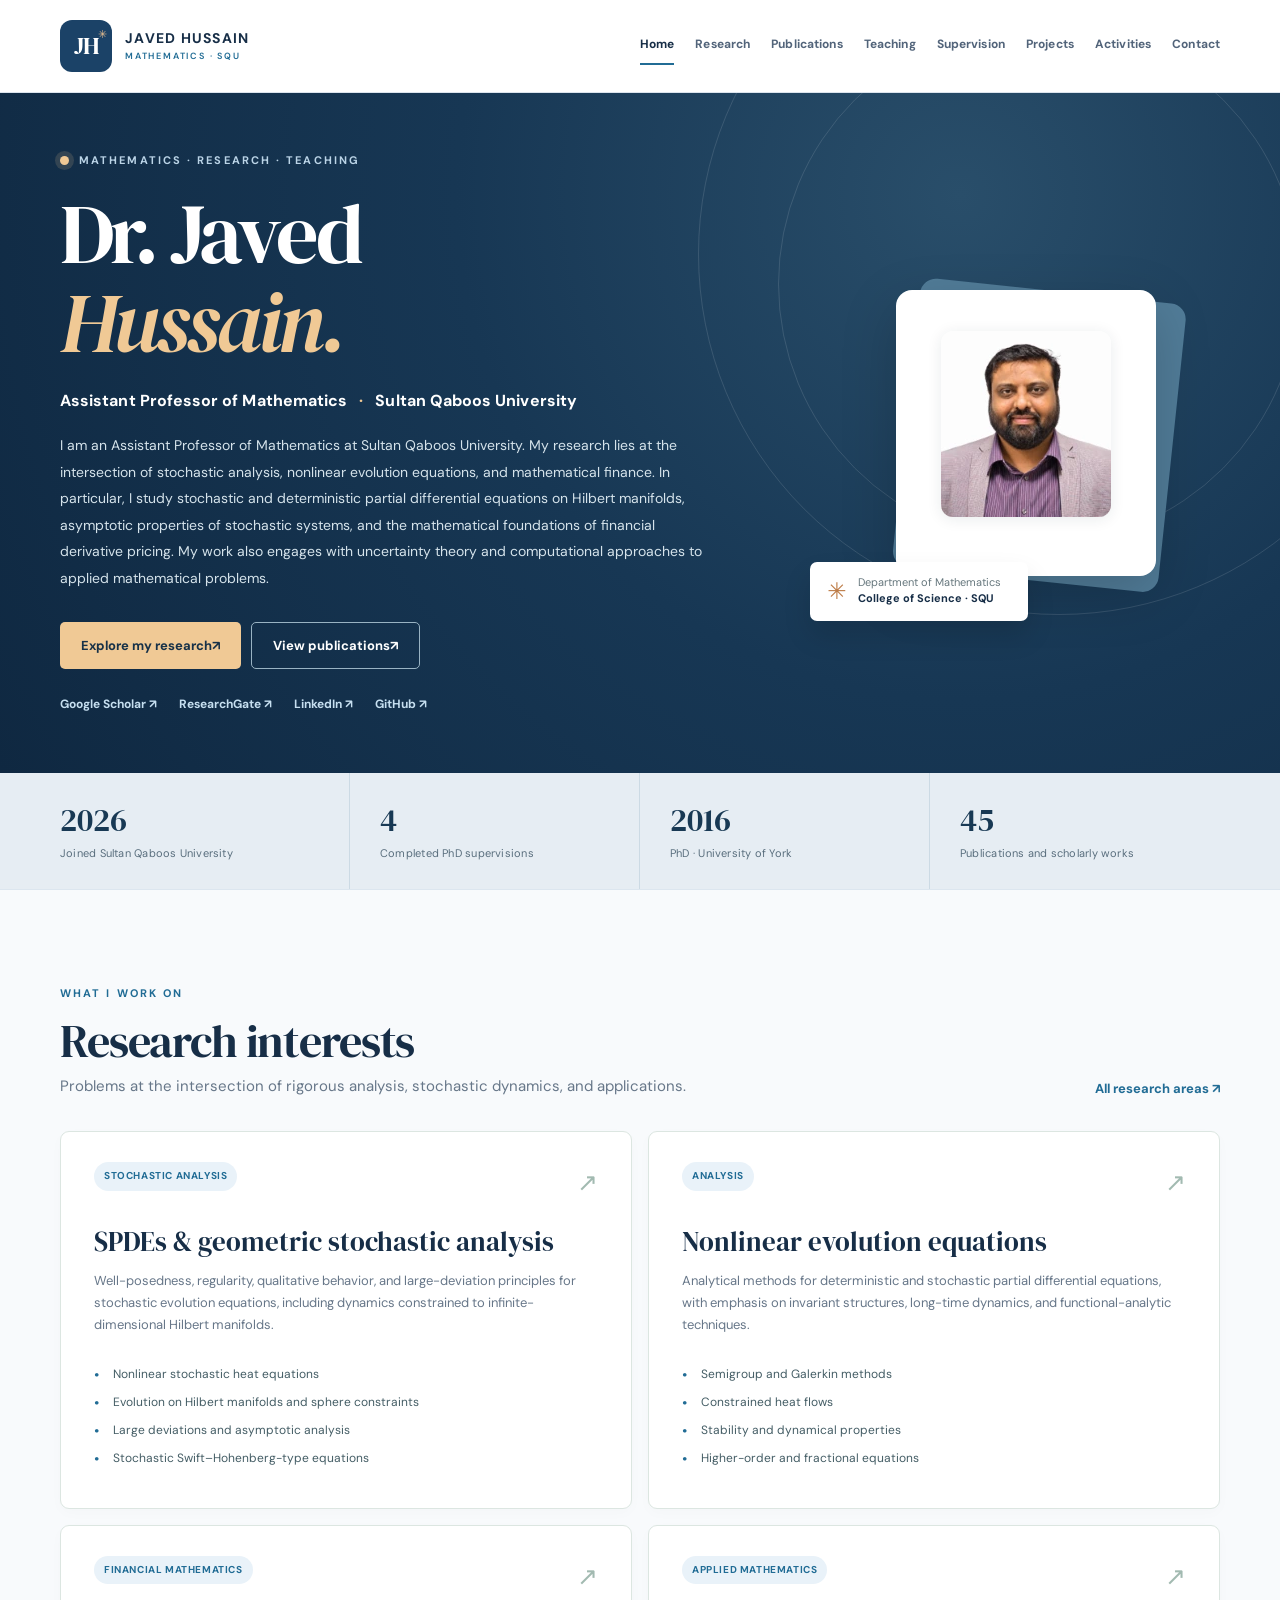
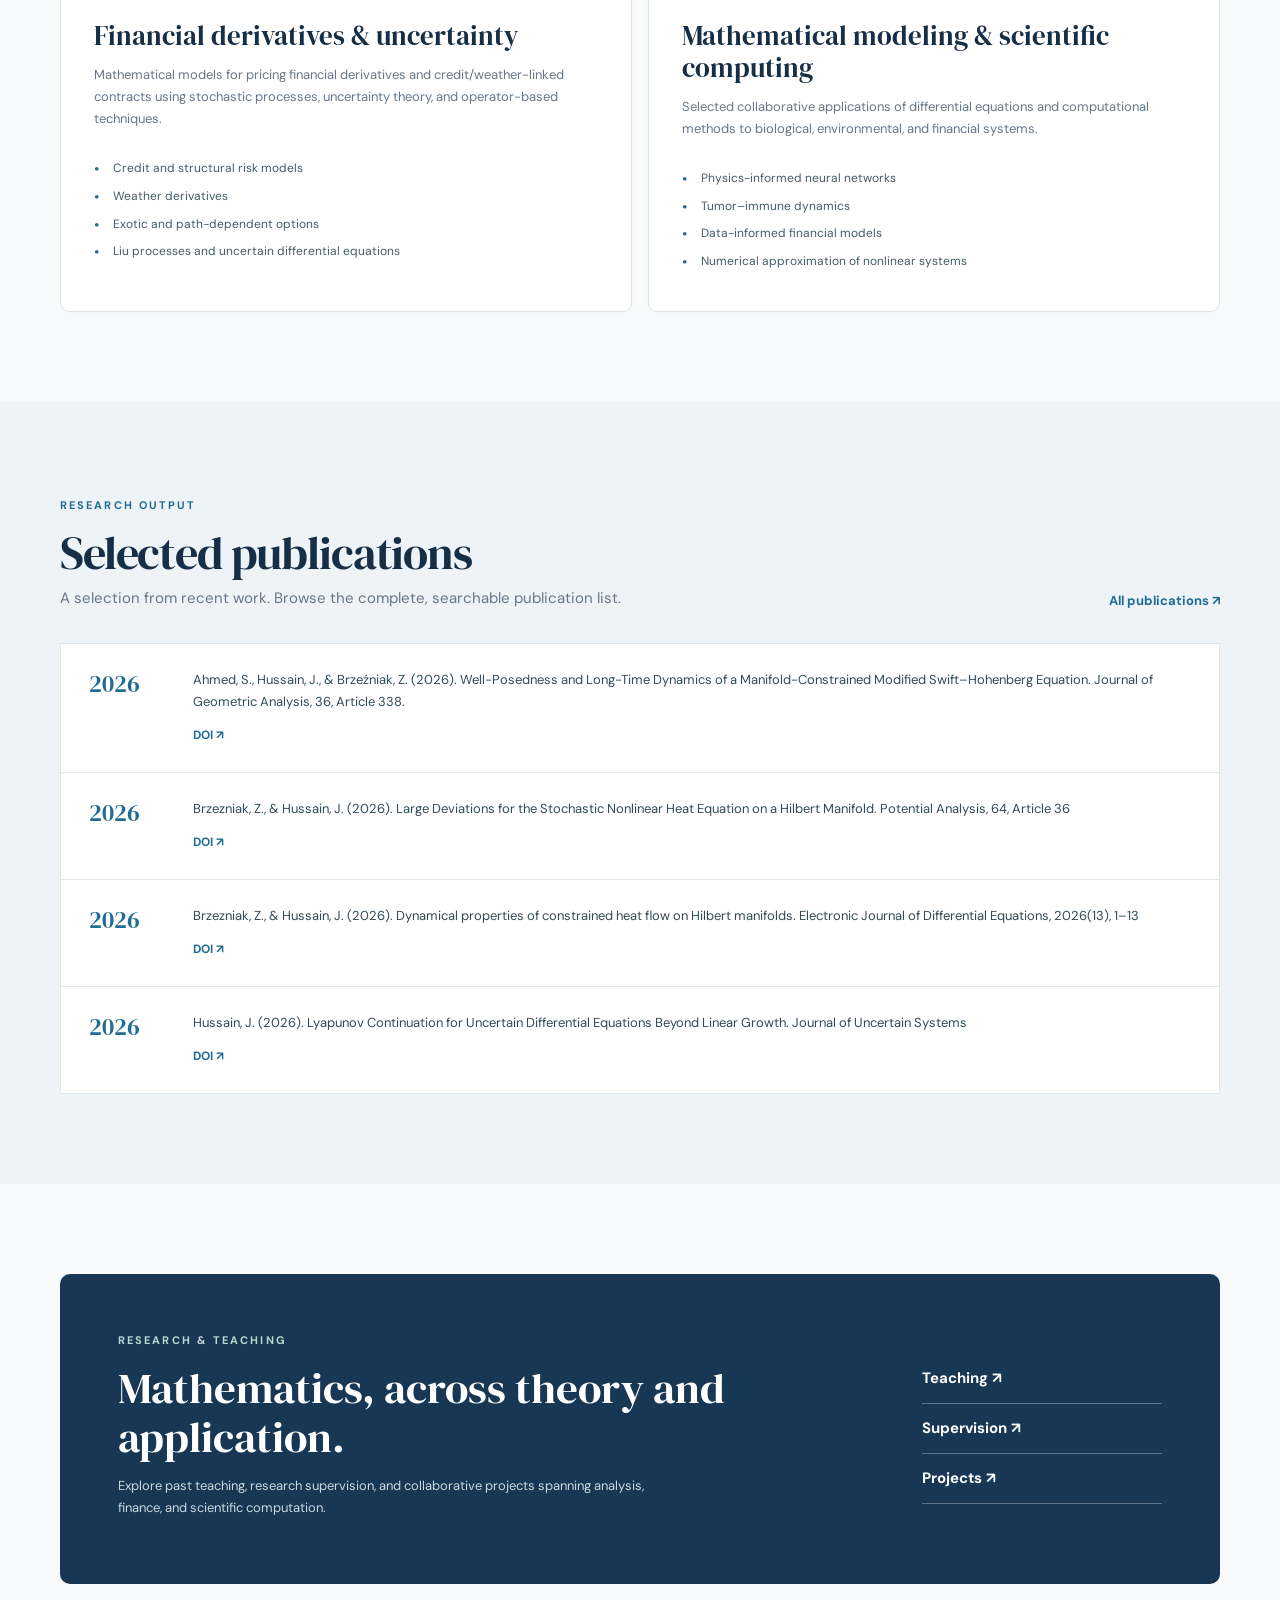
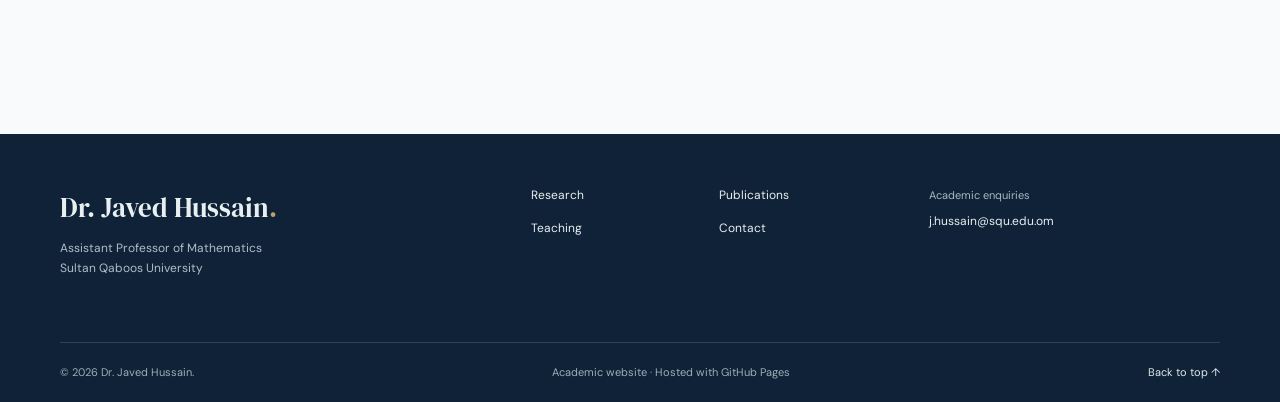
<file: index.html>
<!doctype html>
<html lang="en">
<head>
  <meta charset="utf-8">
  <meta name="viewport" content="width=device-width, initial-scale=1">
  <meta name="theme-color" content="#193244">
  <meta name="description" content="Academic homepage of Dr. Javed Hussain, Assistant Professor of Mathematics at Sultan Qaboos University.">
  <meta property="og:type" content="website">
  <meta property="og:title" content="Home | Dr. Javed Hussain">
  <meta property="og:description" content="Academic homepage of Dr. Javed Hussain, Assistant Professor of Mathematics at Sultan Qaboos University.">
  <meta property="og:image" content="./javed-photo.webp">
  <title>Home | Dr. Javed Hussain</title>
  <link rel="icon" href="./favicon.svg" type="image/svg+xml">
  <link rel="stylesheet" href="./styles.css">
  <script src="./main.js" defer></script>
</head>
<body>
  <a class="skip-link" href="#main">Skip to content</a>
  <header class="site-header" id="top">
    <div class="container nav-inner">
      <a class="brand" href="index.html" aria-label="Dr. Javed Hussain, home">
        <span class="brand-monogram">JH<span class="brand-star">✳</span></span>
        <span class="brand-name">JAVED HUSSAIN <small>MATHEMATICS · SQU</small></span>
      </a>
      <button class="menu-toggle" id="menu-toggle" type="button" aria-controls="primary-nav" aria-expanded="false" aria-label="Open navigation"><span></span><span></span><span></span></button>
      <nav class="primary-nav" id="primary-nav" aria-label="Primary navigation">
      <a href="index.html" aria-current="page">Home</a><a href="research.html" >Research</a><a href="publications.html" >Publications</a><a href="teaching.html" >Teaching</a><a href="supervision.html" >Supervision</a><a href="projects.html" >Projects</a><a href="activities.html" >Activities</a><a href="contact.html" >Contact</a>
      </nav>
    </div>
  </header>
  <main id="main"><section class="home-hero"><div class="container hero-grid"><div class="hero-copy"><div class="topline"><span class="live-dot"></span> Mathematics · Research · Teaching</div><h1>Dr. Javed<br><em>Hussain.</em></h1><p class="hero-role">Assistant Professor of Mathematics <span class="dotsep">·</span> Sultan Qaboos University</p><p class="hero-description">I am an Assistant Professor of Mathematics at Sultan Qaboos University. My research lies at the intersection of stochastic analysis, nonlinear evolution equations, and mathematical finance. In particular, I study stochastic and deterministic partial differential equations on Hilbert manifolds, asymptotic properties of stochastic systems, and the mathematical foundations of financial derivative pricing. My work also engages with uncertainty theory and computational approaches to applied mathematical problems.</p><div class="hero-actions"><a class="button button-dark" href="research.html">Explore my research <span aria-hidden="true">↗</span></a><a class="button button-outline" href="publications.html">View publications <span aria-hidden="true">↗</span></a></div><div class="profile-row"><a class="mini-link" target="_blank" rel="noopener noreferrer" href="https://scholar.google.com/citations?user=ZGvcNO0AAAAJ&amp;hl=en">Google Scholar <span aria-hidden="true">↗</span></a><a class="mini-link" target="_blank" rel="noopener noreferrer" href="https://www.researchgate.net/profile/Javed-Hussain-6?ev=hdr_xprf">ResearchGate <span aria-hidden="true">↗</span></a><a class="mini-link" target="_blank" rel="noopener noreferrer" href="https://pk.linkedin.com/in/javed-hussain-95b92621">LinkedIn <span aria-hidden="true">↗</span></a><a class="mini-link" target="_blank" rel="noopener noreferrer" href="https://github.com/indusraxin-hue">GitHub <span aria-hidden="true">↗</span></a></div></div><div class="hero-art"><div class="portrait-backdrop"></div><div class="portrait-frame"><img src="./javed-photo.webp" width="320" height="350" alt="Portrait photograph of Dr. Javed Hussain" loading="eager"></div><div class="portrait-caption"><span class="caption-mark">✳</span><span>Department of Mathematics<br><strong>College of Science · SQU</strong></span></div></div></div></section><section class="facts-strip"><div class="container fact-grid"><div class="fact"><span class="fact-big">2026</span><span>Joined Sultan Qaboos University</span></div><div class="fact"><span class="fact-big">4</span><span>Completed PhD supervisions</span></div><div class="fact"><span class="fact-big">2016</span><span>PhD · University of York</span></div><div class="fact"><span class="fact-big">45</span><span>Publications and scholarly works</span></div></div></section><section class="container section-spacing"><div class="section-head"><div><span class="eyebrow">WHAT I WORK ON</span><h2>Research interests</h2><p>Problems at the intersection of rigorous analysis, stochastic dynamics, and applications.</p></div><a class="text-link" href="research.html">All research areas <span aria-hidden="true">↗</span></a></div><div class="grid-two"><article class="topic-card" id="stochastic"><div class="topic-top"><span class="chip">Stochastic analysis</span><span class="topic-mark" aria-hidden="true">↗</span></div><h3>SPDEs &amp; geometric stochastic analysis</h3><p>Well-posedness, regularity, qualitative behavior, and large-deviation principles for stochastic evolution equations, including dynamics constrained to infinite-dimensional Hilbert manifolds.</p><ul class="check-list"><li>Nonlinear stochastic heat equations</li><li>Evolution on Hilbert manifolds and sphere constraints</li><li>Large deviations and asymptotic analysis</li><li>Stochastic Swift–Hohenberg-type equations</li></ul></article><article class="topic-card" id="evolution"><div class="topic-top"><span class="chip">Analysis</span><span class="topic-mark" aria-hidden="true">↗</span></div><h3>Nonlinear evolution equations</h3><p>Analytical methods for deterministic and stochastic partial differential equations, with emphasis on invariant structures, long-time dynamics, and functional-analytic techniques.</p><ul class="check-list"><li>Semigroup and Galerkin methods</li><li>Constrained heat flows</li><li>Stability and dynamical properties</li><li>Higher-order and fractional equations</li></ul></article><article class="topic-card" id="finance"><div class="topic-top"><span class="chip">Financial mathematics</span><span class="topic-mark" aria-hidden="true">↗</span></div><h3>Financial derivatives &amp; uncertainty</h3><p>Mathematical models for pricing financial derivatives and credit/weather-linked contracts using stochastic processes, uncertainty theory, and operator-based techniques.</p><ul class="check-list"><li>Credit and structural risk models</li><li>Weather derivatives</li><li>Exotic and path-dependent options</li><li>Liu processes and uncertain differential equations</li></ul></article><article class="topic-card" id="computing"><div class="topic-top"><span class="chip">Applied mathematics</span><span class="topic-mark" aria-hidden="true">↗</span></div><h3>Mathematical modeling &amp; scientific computing</h3><p>Selected collaborative applications of differential equations and computational methods to biological, environmental, and financial systems.</p><ul class="check-list"><li>Physics-informed neural networks</li><li>Tumor–immune dynamics</li><li>Data-informed financial models</li><li>Numerical approximation of nonlinear systems</li></ul></article></div></section><section class="section-tint"><div class="container section-spacing"><div class="section-head"><div><span class="eyebrow">RESEARCH OUTPUT</span><h2>Selected publications</h2><p>A selection from recent work. Browse the complete, searchable publication list.</p></div><a class="text-link" href="publications.html">All publications <span aria-hidden="true">↗</span></a></div><div class="pub-list"><article class="pub-entry" data-year="2026" data-search="ahmed, s., hussain, j., &amp; brzeźniak, z. (2026). well-posedness and long-time dynamics of a manifold-constrained modified swift–hohenberg equation. journal of geometric analysis, 36, article 338."><div class="pub-year">2026</div><div class="pub-main"><p>Ahmed, S., Hussain, J., &amp; Brzeźniak, Z. (2026). Well-Posedness and Long-Time Dynamics of a Manifold-Constrained Modified Swift–Hohenberg Equation. Journal of Geometric Analysis, 36, Article 338.</p><div class="entry-actions"><a class="mini-link" target="_blank" rel="noopener noreferrer" href="https://doi.org/10.1007/s12220-026-02590-y">DOI <span aria-hidden="true">↗</span></a></div></div></article><article class="pub-entry" data-year="2026" data-search="brzezniak, z., &amp; hussain, j. (2026). large deviations for the stochastic nonlinear heat equation on a hilbert manifold. potential analysis, 64, article 36"><div class="pub-year">2026</div><div class="pub-main"><p>Brzezniak, Z., &amp; Hussain, J. (2026). Large Deviations for the Stochastic Nonlinear Heat Equation on a Hilbert Manifold. Potential Analysis, 64, Article 36</p><div class="entry-actions"><a class="mini-link" target="_blank" rel="noopener noreferrer" href="https://doi.org/10.1007/s11118-025-10269-2">DOI <span aria-hidden="true">↗</span></a></div></div></article><article class="pub-entry" data-year="2026" data-search="brzezniak, z., &amp; hussain, j. (2026). dynamical properties of constrained heat flow on hilbert manifolds. electronic journal of differential equations, 2026(13), 1–13"><div class="pub-year">2026</div><div class="pub-main"><p>Brzezniak, Z., &amp; Hussain, J. (2026). Dynamical properties of constrained heat flow on Hilbert manifolds. Electronic Journal of Differential Equations, 2026(13), 1–13</p><div class="entry-actions"><a class="mini-link" target="_blank" rel="noopener noreferrer" href="https://doi.org/10.58997/ejde.2026.13">DOI <span aria-hidden="true">↗</span></a></div></div></article><article class="pub-entry" data-year="2026" data-search="hussain, j. (2026). lyapunov continuation for uncertain differential equations beyond linear growth. journal of uncertain systems"><div class="pub-year">2026</div><div class="pub-main"><p>Hussain, J. (2026). Lyapunov Continuation for Uncertain Differential Equations Beyond Linear Growth. Journal of Uncertain Systems</p><div class="entry-actions"><a class="mini-link" target="_blank" rel="noopener noreferrer" href="https://doi.org/10.1142/S1752890926500212">DOI <span aria-hidden="true">↗</span></a></div></div></article></div></div></section><section class="container section-spacing"><div class="split-callout"><div><span class="eyebrow">RESEARCH & TEACHING</span><h2>Mathematics, across theory and application.</h2><p>Explore past teaching, research supervision, and collaborative projects spanning analysis, finance, and scientific computation.</p></div><div class="callout-links"><a class="callout-link" href="teaching.html">Teaching <span aria-hidden="true">↗</span></a><a class="callout-link" href="supervision.html">Supervision <span aria-hidden="true">↗</span></a><a class="callout-link" href="projects.html">Projects <span aria-hidden="true">↗</span></a></div></div></section></main>
  <footer class="site-footer">
    <div class="container footer-top"><div><a class="footer-name" href="index.html">Dr. Javed Hussain<span class="dot">.</span></a><p>Assistant Professor of Mathematics<br>Sultan Qaboos University</p></div><div class="footer-links"><a href="research.html">Research</a><a href="publications.html">Publications</a><a href="teaching.html">Teaching</a><a href="contact.html">Contact</a></div><div class="footer-contact"><span>Academic enquiries</span><a href="mailto:j.hussain@squ.edu.om">j.hussain@squ.edu.om</a></div></div>
    <div class="container footer-bottom"><span>© <span id="year">2026</span> Dr. Javed Hussain.</span><span>Academic website · Hosted with GitHub Pages</span><a href="#top">Back to top ↑</a></div>
  </footer>
</body>
</html>
</file>
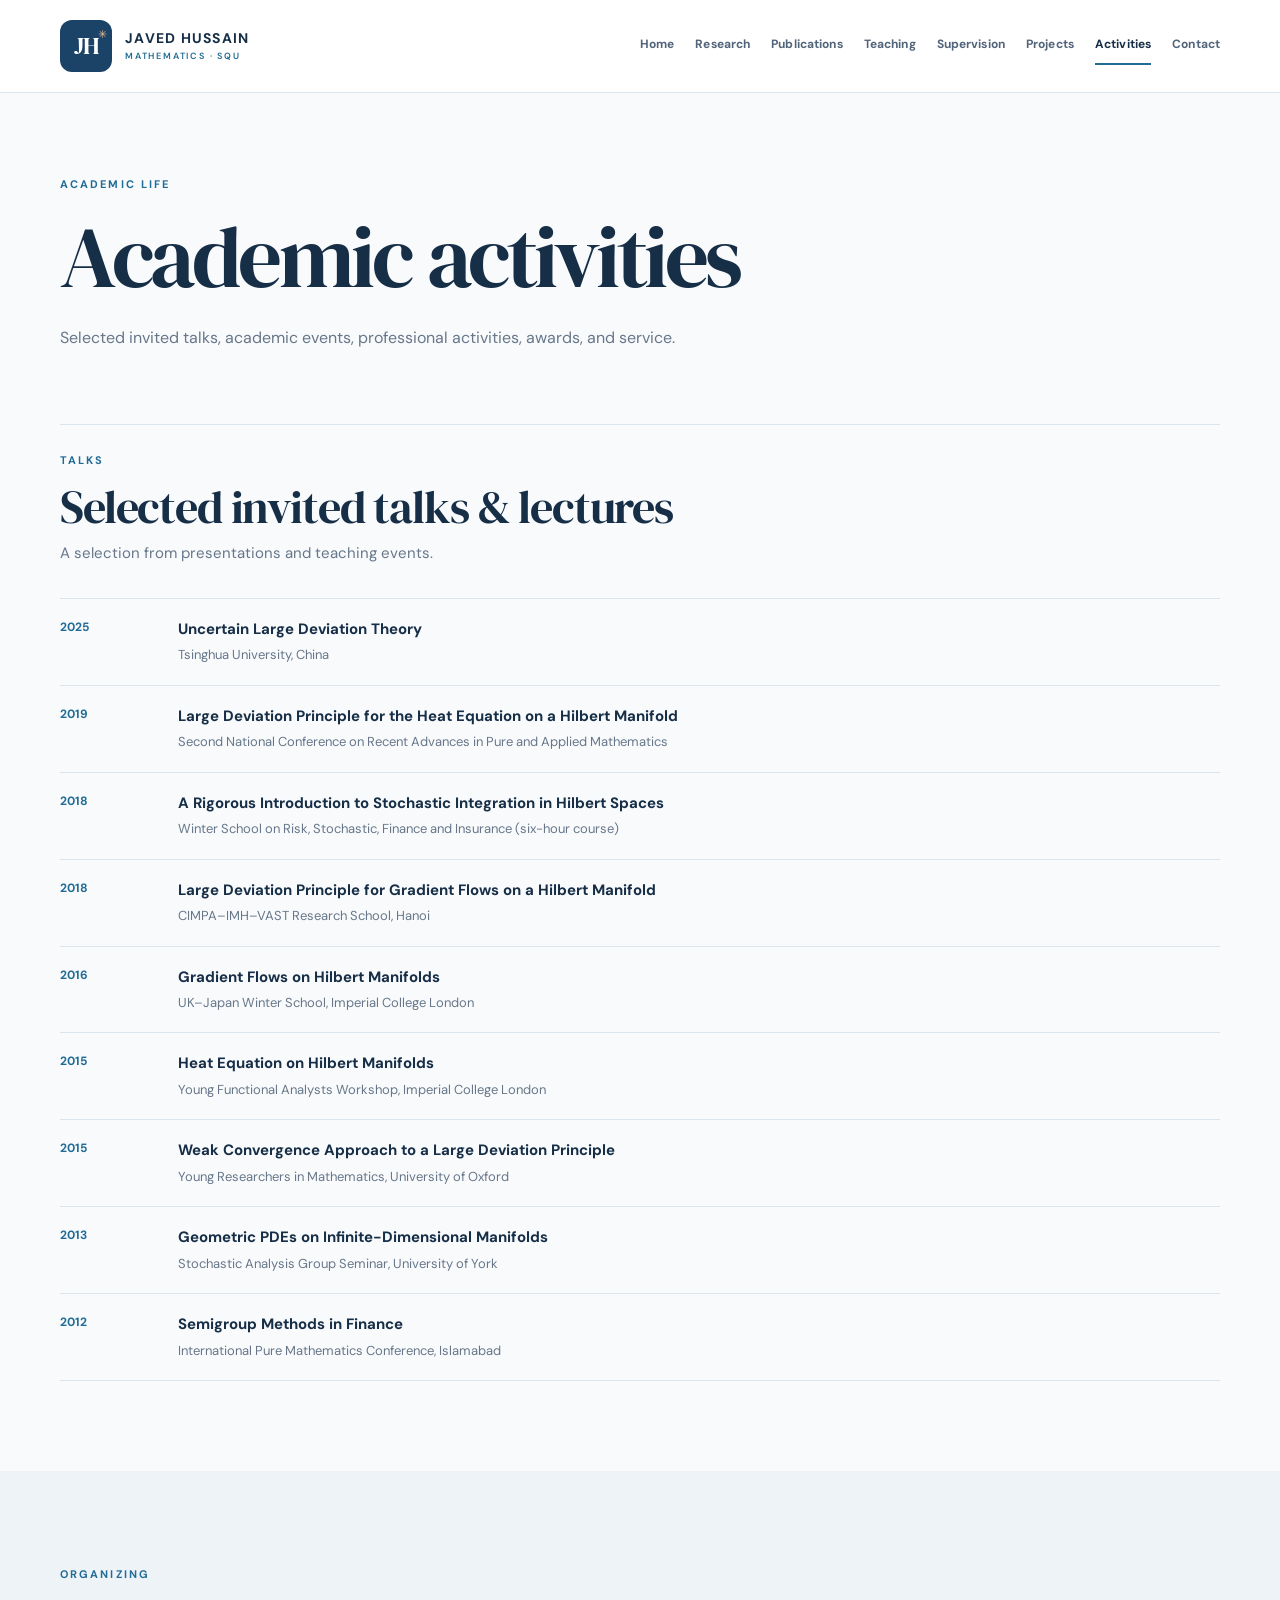
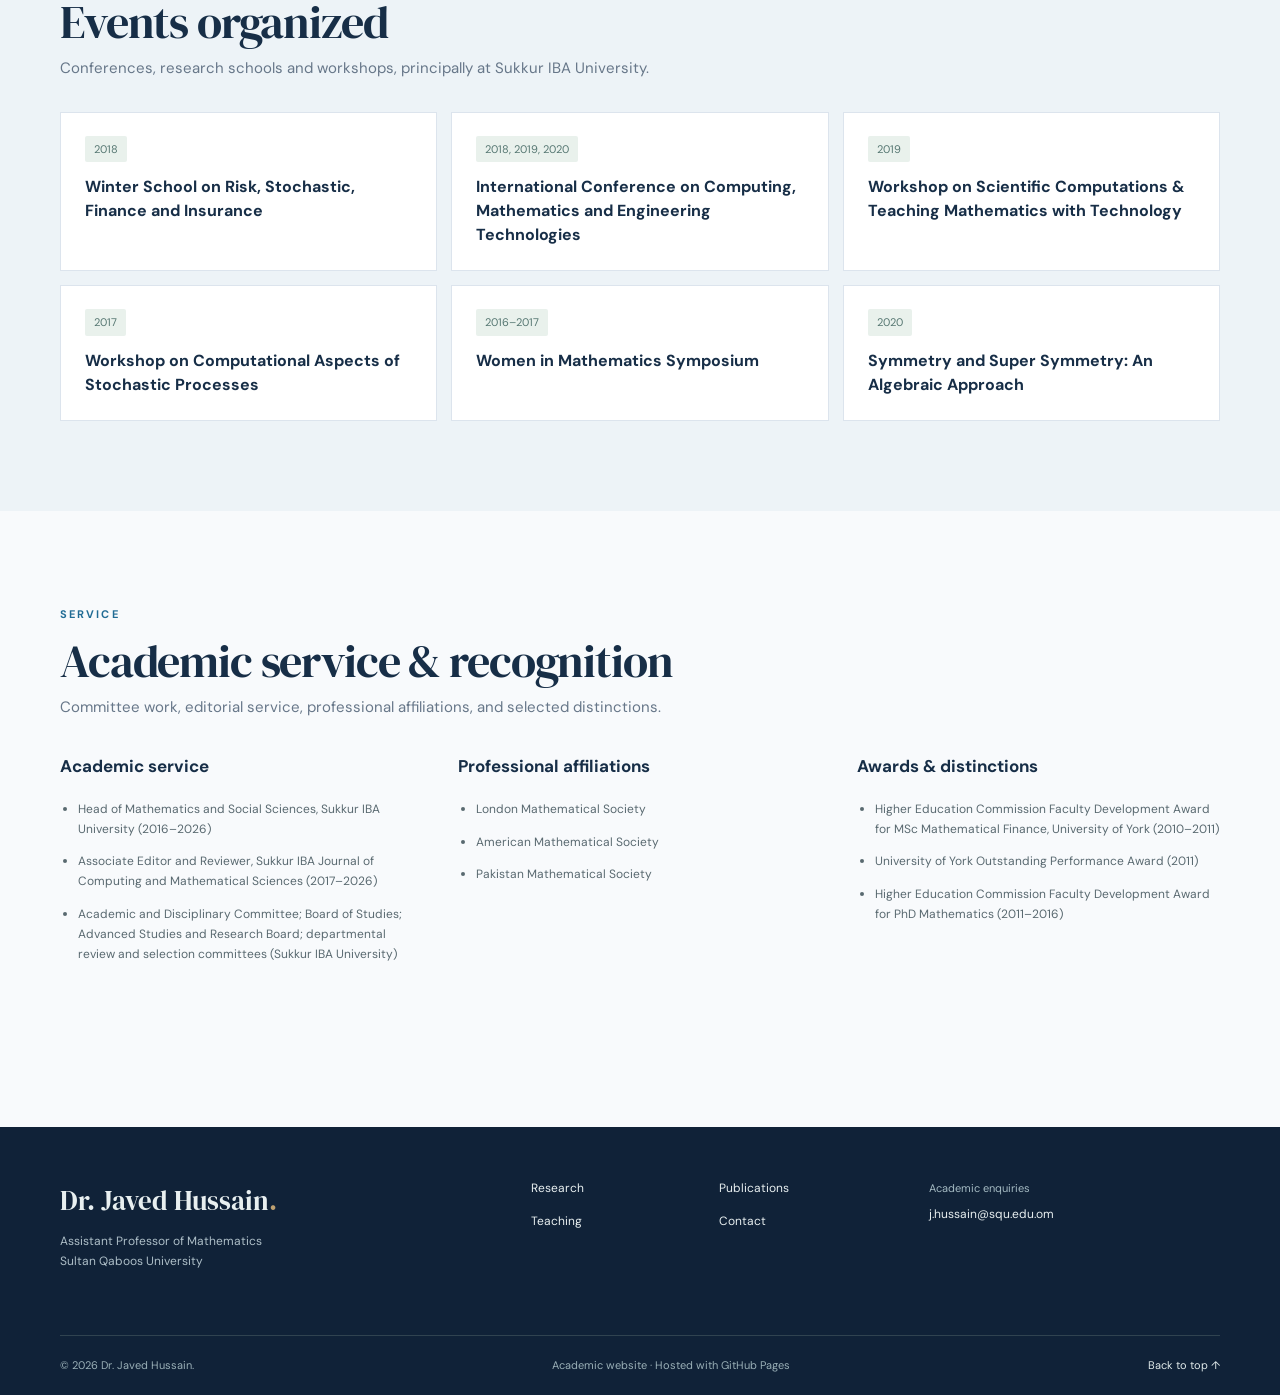
<file: activities.html>
<!doctype html>
<html lang="en">
<head>
  <meta charset="utf-8">
  <meta name="viewport" content="width=device-width, initial-scale=1">
  <meta name="theme-color" content="#193244">
  <meta name="description" content="Selected invited talks, conferences, workshops, awards and academic service.">
  <meta property="og:type" content="website">
  <meta property="og:title" content="Academic activities | Dr. Javed Hussain">
  <meta property="og:description" content="Selected invited talks, conferences, workshops, awards and academic service.">
  <meta property="og:image" content="./javed-photo.webp">
  <title>Academic activities | Dr. Javed Hussain</title>
  <link rel="icon" href="./favicon.svg" type="image/svg+xml">
  <link rel="stylesheet" href="./styles.css">
  <script src="./main.js" defer></script>
</head>
<body>
  <a class="skip-link" href="#main">Skip to content</a>
  <header class="site-header" id="top">
    <div class="container nav-inner">
      <a class="brand" href="index.html" aria-label="Dr. Javed Hussain, home">
        <span class="brand-monogram">JH<span class="brand-star">✳</span></span>
        <span class="brand-name">JAVED HUSSAIN <small>MATHEMATICS · SQU</small></span>
      </a>
      <button class="menu-toggle" id="menu-toggle" type="button" aria-controls="primary-nav" aria-expanded="false" aria-label="Open navigation"><span></span><span></span><span></span></button>
      <nav class="primary-nav" id="primary-nav" aria-label="Primary navigation">
      <a href="index.html" >Home</a><a href="research.html" >Research</a><a href="publications.html" >Publications</a><a href="teaching.html" >Teaching</a><a href="supervision.html" >Supervision</a><a href="projects.html" >Projects</a><a href="activities.html" aria-current="page">Activities</a><a href="contact.html" >Contact</a>
      </nav>
    </div>
  </header>
  <main id="main"><section class="page-intro container"><span class="eyebrow">ACADEMIC LIFE</span><h1>Academic activities</h1><p>Selected invited talks, academic events, professional activities, awards, and service.</p></section><section class="container section-spacing compact-top"><div class="section-head"><div><span class="eyebrow">TALKS</span><h2>Selected invited talks &amp; lectures</h2><p>A selection from presentations and teaching events.</p></div></div><div class="timeline"><article class="timeline-item"><div class="timeline-date">2025</div><div><h3>Uncertain Large Deviation Theory</h3><p>Tsinghua University, China</p></div></article><article class="timeline-item"><div class="timeline-date">2019</div><div><h3>Large Deviation Principle for the Heat Equation on a Hilbert Manifold</h3><p>Second National Conference on Recent Advances in Pure and Applied Mathematics</p></div></article><article class="timeline-item"><div class="timeline-date">2018</div><div><h3>A Rigorous Introduction to Stochastic Integration in Hilbert Spaces</h3><p>Winter School on Risk, Stochastic, Finance and Insurance (six-hour course)</p></div></article><article class="timeline-item"><div class="timeline-date">2018</div><div><h3>Large Deviation Principle for Gradient Flows on a Hilbert Manifold</h3><p>CIMPA–IMH–VAST Research School, Hanoi</p></div></article><article class="timeline-item"><div class="timeline-date">2016</div><div><h3>Gradient Flows on Hilbert Manifolds</h3><p>UK–Japan Winter School, Imperial College London</p></div></article><article class="timeline-item"><div class="timeline-date">2015</div><div><h3>Heat Equation on Hilbert Manifolds</h3><p>Young Functional Analysts Workshop, Imperial College London</p></div></article><article class="timeline-item"><div class="timeline-date">2015</div><div><h3>Weak Convergence Approach to a Large Deviation Principle</h3><p>Young Researchers in Mathematics, University of Oxford</p></div></article><article class="timeline-item"><div class="timeline-date">2013</div><div><h3>Geometric PDEs on Infinite-Dimensional Manifolds</h3><p>Stochastic Analysis Group Seminar, University of York</p></div></article><article class="timeline-item"><div class="timeline-date">2012</div><div><h3>Semigroup Methods in Finance</h3><p>International Pure Mathematics Conference, Islamabad</p></div></article></div></section><section class="section-tint"><div class="container section-spacing"><div class="section-head"><div><span class="eyebrow">ORGANIZING</span><h2>Events organized</h2><p>Conferences, research schools and workshops, principally at Sukkur IBA University.</p></div></div><div class="events-grid"><article class="event-card"><span class="year-tag">2018</span><h3>Winter School on Risk, Stochastic, Finance and Insurance</h3></article><article class="event-card"><span class="year-tag">2018, 2019, 2020</span><h3>International Conference on Computing, Mathematics and Engineering Technologies</h3></article><article class="event-card"><span class="year-tag">2019</span><h3>Workshop on Scientific Computations &amp; Teaching Mathematics with Technology</h3></article><article class="event-card"><span class="year-tag">2017</span><h3>Workshop on Computational Aspects of Stochastic Processes</h3></article><article class="event-card"><span class="year-tag">2016–2017</span><h3>Women in Mathematics Symposium</h3></article><article class="event-card"><span class="year-tag">2020</span><h3>Symmetry and Super Symmetry: An Algebraic Approach</h3></article></div></div></section><section class="container section-spacing"><div class="section-head"><div><span class="eyebrow">SERVICE</span><h2>Academic service &amp; recognition</h2><p>Committee work, editorial service, professional affiliations, and selected distinctions.</p></div></div><div class="three-cols"><div><h3 class="subsection-label">Academic service</h3><ul class="plain-list"><li>Head of Mathematics and Social Sciences, Sukkur IBA University (2016–2026)</li><li>Associate Editor and Reviewer, Sukkur IBA Journal of Computing and Mathematical Sciences (2017–2026)</li><li>Academic and Disciplinary Committee; Board of Studies; Advanced Studies and Research Board; departmental review and selection committees (Sukkur IBA University)</li></ul></div><div><h3 class="subsection-label">Professional affiliations</h3><ul class="plain-list"><li>London Mathematical Society</li><li>American Mathematical Society</li><li>Pakistan Mathematical Society</li></ul></div><div><h3 class="subsection-label">Awards &amp; distinctions</h3><ul class="plain-list"><li>Higher Education Commission Faculty Development Award for MSc Mathematical Finance, University of York (2010–2011)</li><li>University of York Outstanding Performance Award (2011)</li><li>Higher Education Commission Faculty Development Award for PhD Mathematics (2011–2016)</li></ul></div></div></section></main>
  <footer class="site-footer">
    <div class="container footer-top"><div><a class="footer-name" href="index.html">Dr. Javed Hussain<span class="dot">.</span></a><p>Assistant Professor of Mathematics<br>Sultan Qaboos University</p></div><div class="footer-links"><a href="research.html">Research</a><a href="publications.html">Publications</a><a href="teaching.html">Teaching</a><a href="contact.html">Contact</a></div><div class="footer-contact"><span>Academic enquiries</span><a href="mailto:j.hussain@squ.edu.om">j.hussain@squ.edu.om</a></div></div>
    <div class="container footer-bottom"><span>© <span id="year">2026</span> Dr. Javed Hussain.</span><span>Academic website · Hosted with GitHub Pages</span><a href="#top">Back to top ↑</a></div>
  </footer>
</body>
</html>
</file>
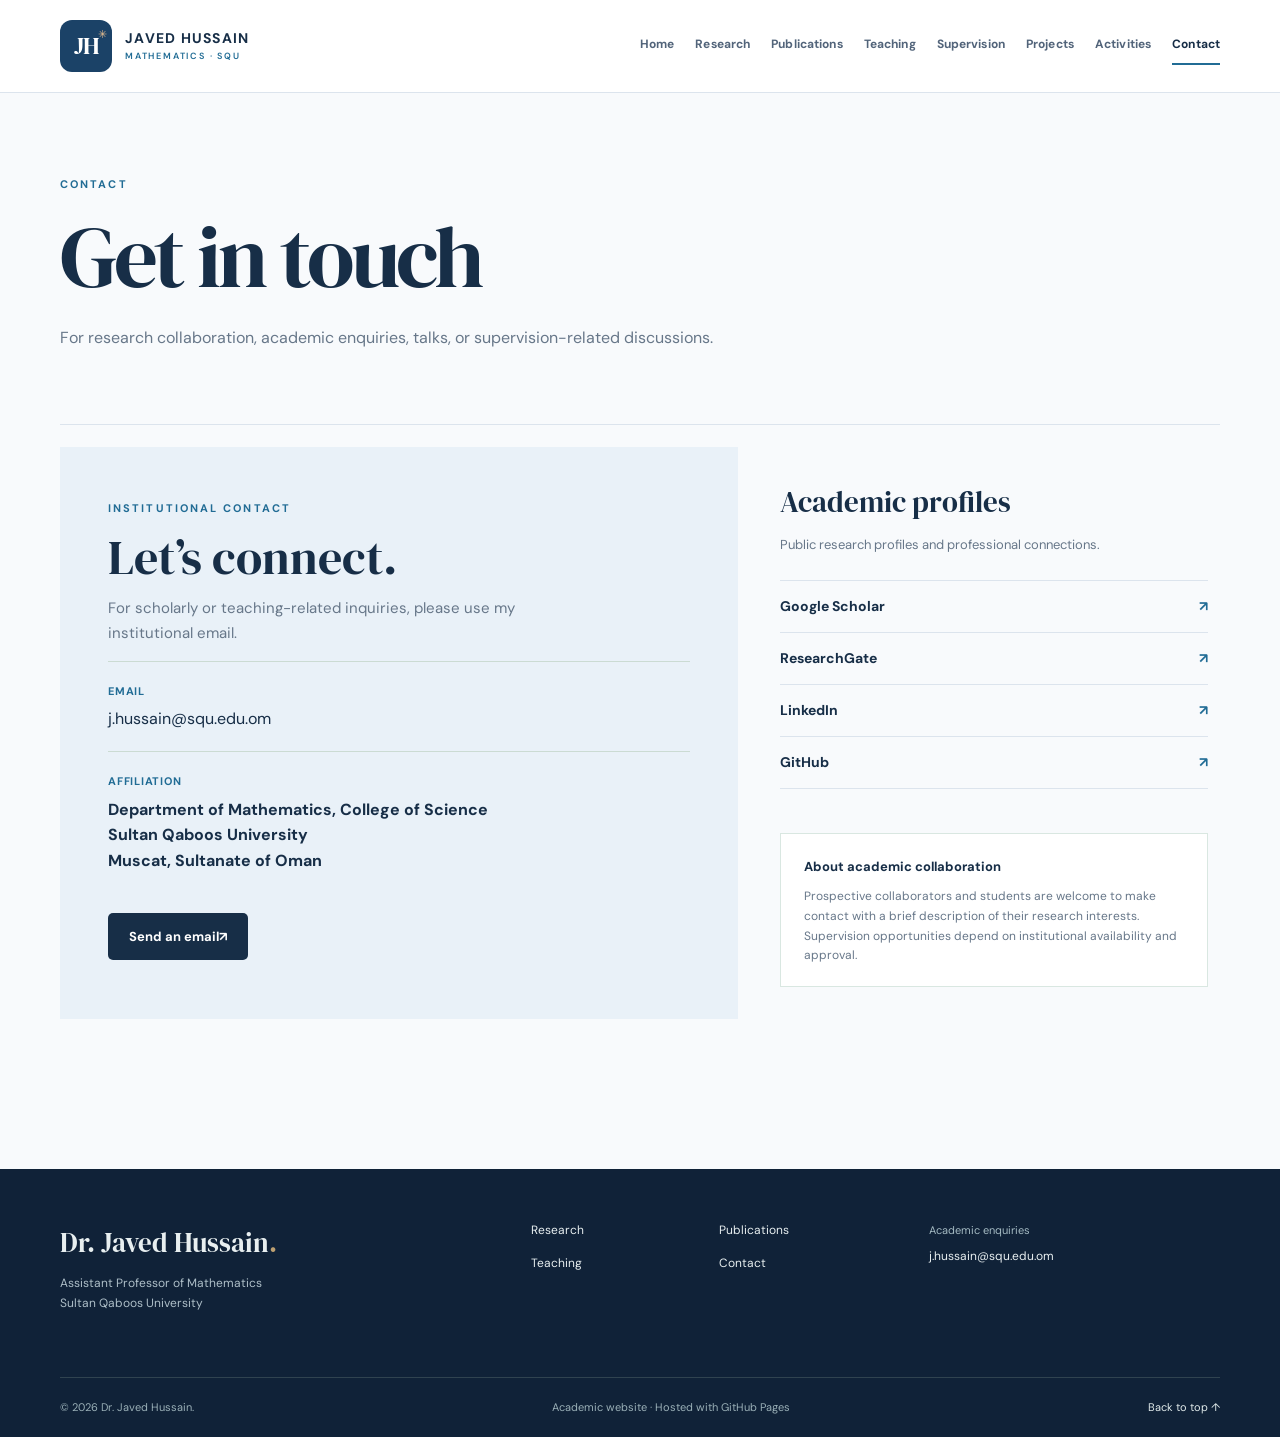
<file: contact.html>
<!doctype html>
<html lang="en">
<head>
  <meta charset="utf-8">
  <meta name="viewport" content="width=device-width, initial-scale=1">
  <meta name="theme-color" content="#193244">
  <meta name="description" content="Contact Dr. Javed Hussain at Sultan Qaboos University.">
  <meta property="og:type" content="website">
  <meta property="og:title" content="Contact | Dr. Javed Hussain">
  <meta property="og:description" content="Contact Dr. Javed Hussain at Sultan Qaboos University.">
  <meta property="og:image" content="./javed-photo.webp">
  <title>Contact | Dr. Javed Hussain</title>
  <link rel="icon" href="./favicon.svg" type="image/svg+xml">
  <link rel="stylesheet" href="./styles.css">
  <script src="./main.js" defer></script>
</head>
<body>
  <a class="skip-link" href="#main">Skip to content</a>
  <header class="site-header" id="top">
    <div class="container nav-inner">
      <a class="brand" href="index.html" aria-label="Dr. Javed Hussain, home">
        <span class="brand-monogram">JH<span class="brand-star">✳</span></span>
        <span class="brand-name">JAVED HUSSAIN <small>MATHEMATICS · SQU</small></span>
      </a>
      <button class="menu-toggle" id="menu-toggle" type="button" aria-controls="primary-nav" aria-expanded="false" aria-label="Open navigation"><span></span><span></span><span></span></button>
      <nav class="primary-nav" id="primary-nav" aria-label="Primary navigation">
      <a href="index.html" >Home</a><a href="research.html" >Research</a><a href="publications.html" >Publications</a><a href="teaching.html" >Teaching</a><a href="supervision.html" >Supervision</a><a href="projects.html" >Projects</a><a href="activities.html" >Activities</a><a href="contact.html" aria-current="page">Contact</a>
      </nav>
    </div>
  </header>
  <main id="main"><section class="page-intro container"><span class="eyebrow">CONTACT</span><h1>Get in touch</h1><p>For research collaboration, academic enquiries, talks, or supervision-related discussions.</p></section><section class="container section-spacing compact-top"><div class="contact-grid"><div class="contact-panel"><span class="eyebrow">INSTITUTIONAL CONTACT</span><h2>Let’s connect.</h2><p>For scholarly or teaching-related inquiries, please use my institutional email.</p><div class="contact-detail"><span>Email</span><a href="mailto:j.hussain@squ.edu.om">j.hussain@squ.edu.om</a></div><div class="contact-detail"><span>Affiliation</span><strong>Department of Mathematics, College of Science<br>Sultan Qaboos University<br>Muscat, Sultanate of Oman</strong></div><a href="mailto:j.hussain@squ.edu.om?subject=Academic%20enquiry" class="button button-dark">Send an email <span aria-hidden="true">↗</span></a></div><div class="contact-side"><h3>Academic profiles</h3><p>Public research profiles and professional connections.</p><div class="contact-profile-list"><a class="contact-profile" target="_blank" rel="noopener noreferrer" href="https://scholar.google.com/citations?user=ZGvcNO0AAAAJ&amp;hl=en">Google Scholar <span aria-hidden="true">↗</span></a><a class="contact-profile" target="_blank" rel="noopener noreferrer" href="https://www.researchgate.net/profile/Javed-Hussain-6?ev=hdr_xprf">ResearchGate <span aria-hidden="true">↗</span></a><a class="contact-profile" target="_blank" rel="noopener noreferrer" href="https://pk.linkedin.com/in/javed-hussain-95b92621">LinkedIn <span aria-hidden="true">↗</span></a><a class="contact-profile" target="_blank" rel="noopener noreferrer" href="https://github.com/indusraxin-hue">GitHub <span aria-hidden="true">↗</span></a></div><div class="notice-box"><strong>About academic collaboration</strong><p>Prospective collaborators and students are welcome to make contact with a brief description of their research interests. Supervision opportunities depend on institutional availability and approval.</p></div></div></div></section></main>
  <footer class="site-footer">
    <div class="container footer-top"><div><a class="footer-name" href="index.html">Dr. Javed Hussain<span class="dot">.</span></a><p>Assistant Professor of Mathematics<br>Sultan Qaboos University</p></div><div class="footer-links"><a href="research.html">Research</a><a href="publications.html">Publications</a><a href="teaching.html">Teaching</a><a href="contact.html">Contact</a></div><div class="footer-contact"><span>Academic enquiries</span><a href="mailto:j.hussain@squ.edu.om">j.hussain@squ.edu.om</a></div></div>
    <div class="container footer-bottom"><span>© <span id="year">2026</span> Dr. Javed Hussain.</span><span>Academic website · Hosted with GitHub Pages</span><a href="#top">Back to top ↑</a></div>
  </footer>
</body>
</html>
</file>
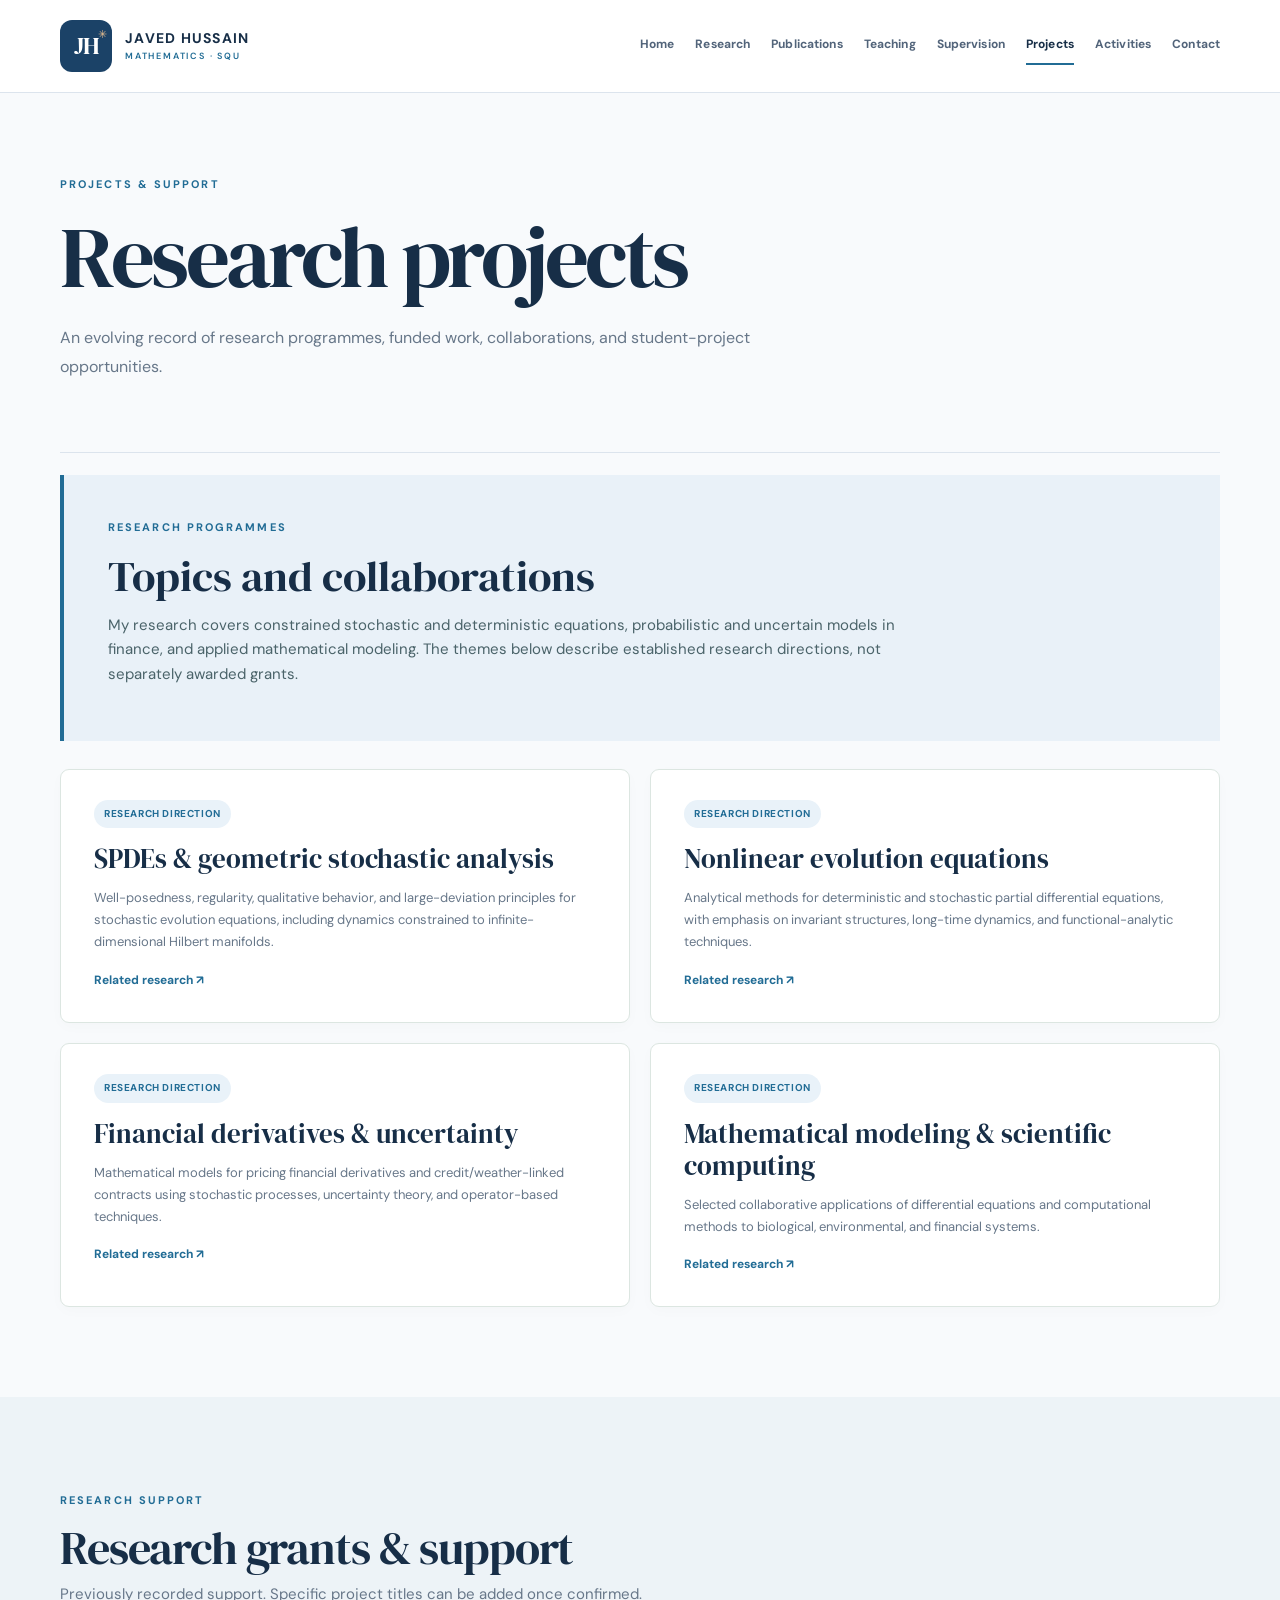
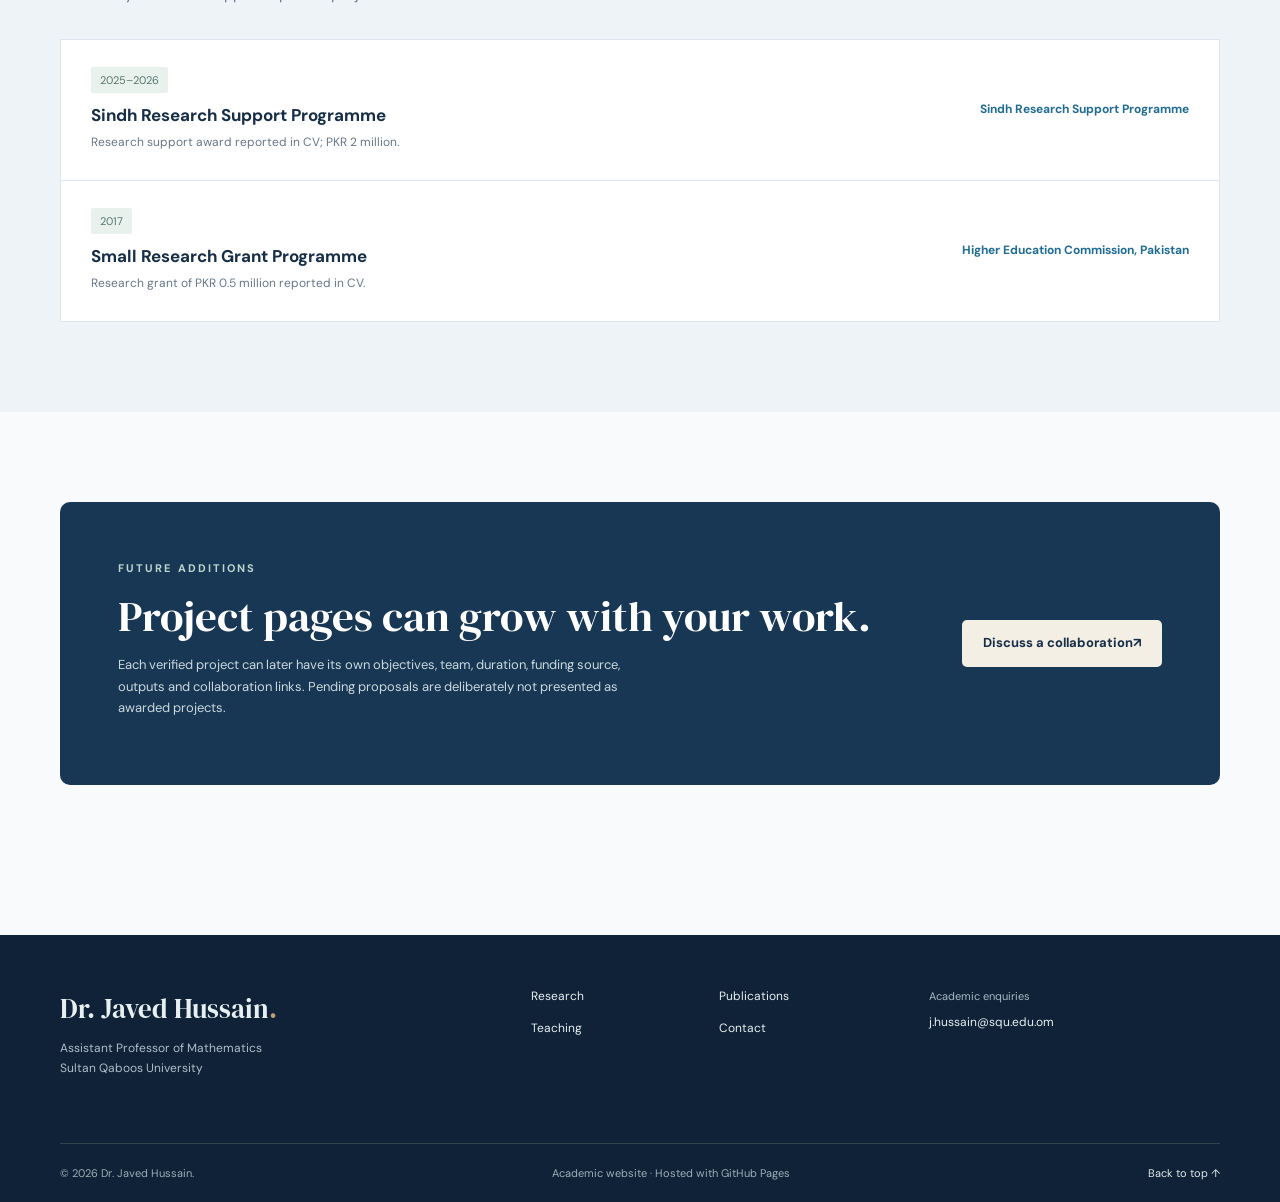
<file: projects.html>
<!doctype html>
<html lang="en">
<head>
  <meta charset="utf-8">
  <meta name="viewport" content="width=device-width, initial-scale=1">
  <meta name="theme-color" content="#193244">
  <meta name="description" content="Research projects, directions and grants associated with Dr. Javed Hussain.">
  <meta property="og:type" content="website">
  <meta property="og:title" content="Projects | Dr. Javed Hussain">
  <meta property="og:description" content="Research projects, directions and grants associated with Dr. Javed Hussain.">
  <meta property="og:image" content="./javed-photo.webp">
  <title>Projects | Dr. Javed Hussain</title>
  <link rel="icon" href="./favicon.svg" type="image/svg+xml">
  <link rel="stylesheet" href="./styles.css">
  <script src="./main.js" defer></script>
</head>
<body>
  <a class="skip-link" href="#main">Skip to content</a>
  <header class="site-header" id="top">
    <div class="container nav-inner">
      <a class="brand" href="index.html" aria-label="Dr. Javed Hussain, home">
        <span class="brand-monogram">JH<span class="brand-star">✳</span></span>
        <span class="brand-name">JAVED HUSSAIN <small>MATHEMATICS · SQU</small></span>
      </a>
      <button class="menu-toggle" id="menu-toggle" type="button" aria-controls="primary-nav" aria-expanded="false" aria-label="Open navigation"><span></span><span></span><span></span></button>
      <nav class="primary-nav" id="primary-nav" aria-label="Primary navigation">
      <a href="index.html" >Home</a><a href="research.html" >Research</a><a href="publications.html" >Publications</a><a href="teaching.html" >Teaching</a><a href="supervision.html" >Supervision</a><a href="projects.html" aria-current="page">Projects</a><a href="activities.html" >Activities</a><a href="contact.html" >Contact</a>
      </nav>
    </div>
  </header>
  <main id="main"><section class="page-intro container"><span class="eyebrow">PROJECTS &amp; SUPPORT</span><h1>Research projects</h1><p>An evolving record of research programmes, funded work, collaborations, and student-project opportunities.</p></section><section class="container section-spacing compact-top"><div class="feature-panel"><span class="eyebrow">RESEARCH PROGRAMMES</span><h2>Topics and collaborations</h2><p>My research covers constrained stochastic and deterministic equations, probabilistic and uncertain models in finance, and applied mathematical modeling. The themes below describe established research directions, not separately awarded grants.</p></div><div class="grid-two grid-gap-large"><article class="project-card"><span class="chip">Research direction</span><h3>SPDEs &amp; geometric stochastic analysis</h3><p>Well-posedness, regularity, qualitative behavior, and large-deviation principles for stochastic evolution equations, including dynamics constrained to infinite-dimensional Hilbert manifolds.</p><a class="mini-link" href="research.html#stochastic">Related research <span aria-hidden="true">↗</span></a></article><article class="project-card"><span class="chip">Research direction</span><h3>Nonlinear evolution equations</h3><p>Analytical methods for deterministic and stochastic partial differential equations, with emphasis on invariant structures, long-time dynamics, and functional-analytic techniques.</p><a class="mini-link" href="research.html#evolution">Related research <span aria-hidden="true">↗</span></a></article><article class="project-card"><span class="chip">Research direction</span><h3>Financial derivatives &amp; uncertainty</h3><p>Mathematical models for pricing financial derivatives and credit/weather-linked contracts using stochastic processes, uncertainty theory, and operator-based techniques.</p><a class="mini-link" href="research.html#finance">Related research <span aria-hidden="true">↗</span></a></article><article class="project-card"><span class="chip">Research direction</span><h3>Mathematical modeling &amp; scientific computing</h3><p>Selected collaborative applications of differential equations and computational methods to biological, environmental, and financial systems.</p><a class="mini-link" href="research.html#computing">Related research <span aria-hidden="true">↗</span></a></article></div></section><section class="section-tint"><div class="container section-spacing"><div class="section-head"><div><span class="eyebrow">RESEARCH SUPPORT</span><h2>Research grants &amp; support</h2><p>Previously recorded support. Specific project titles can be added once confirmed.</p></div></div><div class="project-stack"><div class="support-item"><div><span class="year-tag">2025–2026</span><h3>Sindh Research Support Programme</h3><p>Research support award reported in CV; PKR 2 million.</p></div><span class="funding-label">Sindh Research Support Programme</span></div><div class="support-item"><div><span class="year-tag">2017</span><h3>Small Research Grant Programme</h3><p>Research grant of PKR 0.5 million reported in CV.</p></div><span class="funding-label">Higher Education Commission, Pakistan</span></div></div></div></section><section class="container section-spacing"><div class="split-callout"><div><span class="eyebrow">FUTURE ADDITIONS</span><h2>Project pages can grow with your work.</h2><p>Each verified project can later have its own objectives, team, duration, funding source, outputs and collaboration links. Pending proposals are deliberately not presented as awarded projects.</p></div><a class="button button-dark" href="contact.html">Discuss a collaboration <span aria-hidden="true">↗</span></a></div></section></main>
  <footer class="site-footer">
    <div class="container footer-top"><div><a class="footer-name" href="index.html">Dr. Javed Hussain<span class="dot">.</span></a><p>Assistant Professor of Mathematics<br>Sultan Qaboos University</p></div><div class="footer-links"><a href="research.html">Research</a><a href="publications.html">Publications</a><a href="teaching.html">Teaching</a><a href="contact.html">Contact</a></div><div class="footer-contact"><span>Academic enquiries</span><a href="mailto:j.hussain@squ.edu.om">j.hussain@squ.edu.om</a></div></div>
    <div class="container footer-bottom"><span>© <span id="year">2026</span> Dr. Javed Hussain.</span><span>Academic website · Hosted with GitHub Pages</span><a href="#top">Back to top ↑</a></div>
  </footer>
</body>
</html>
</file>
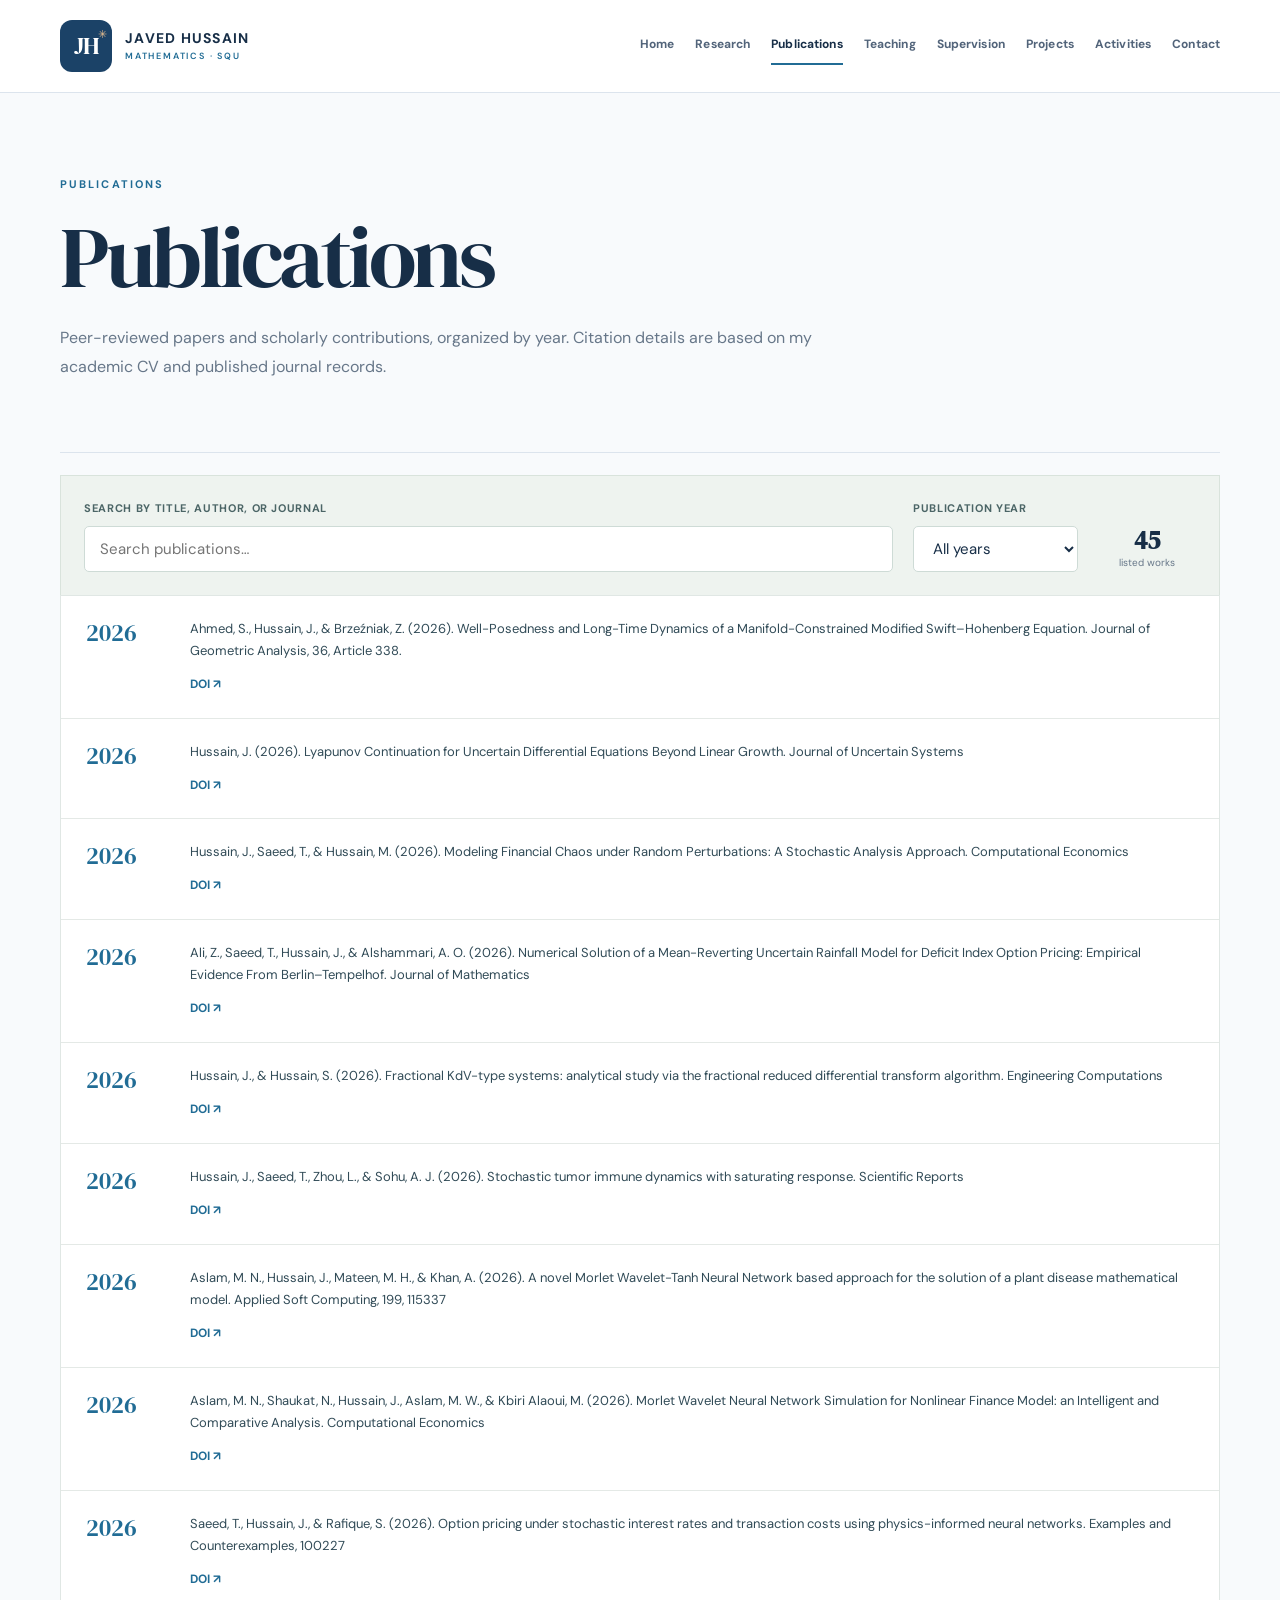
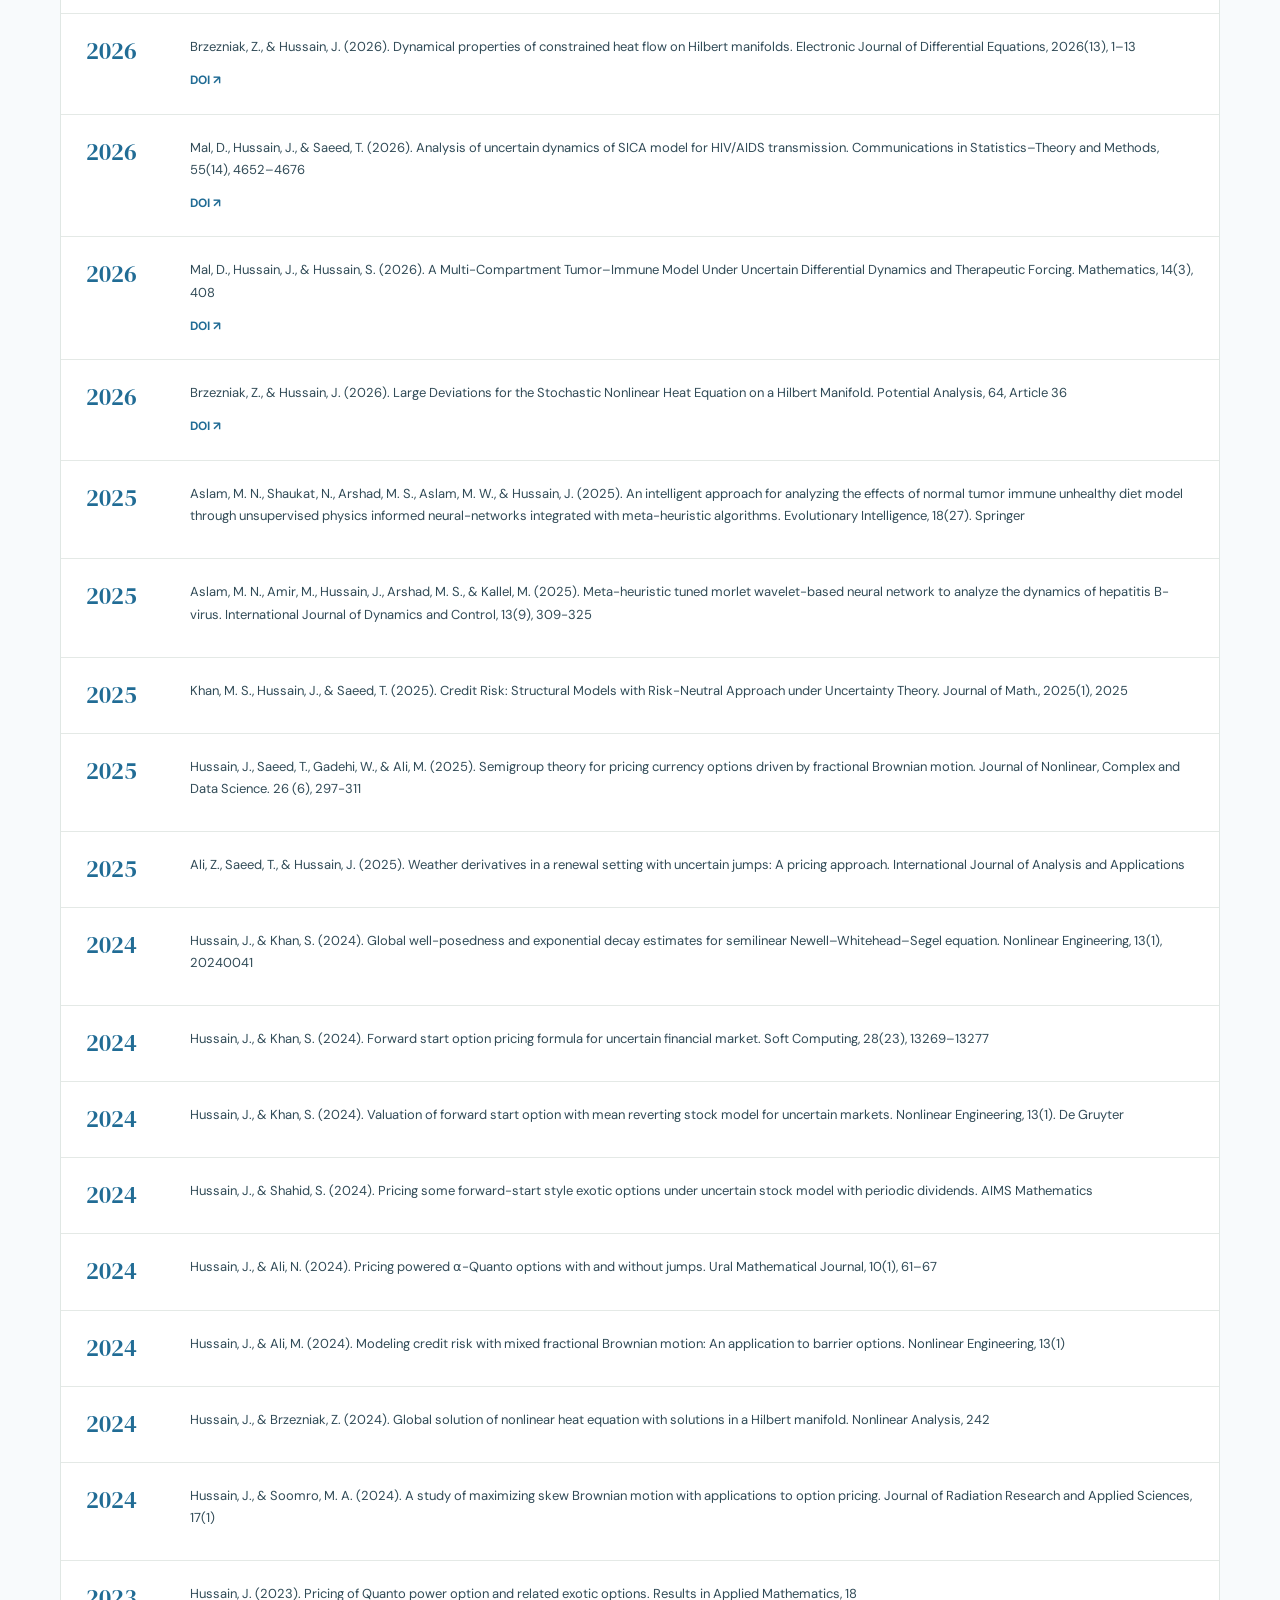
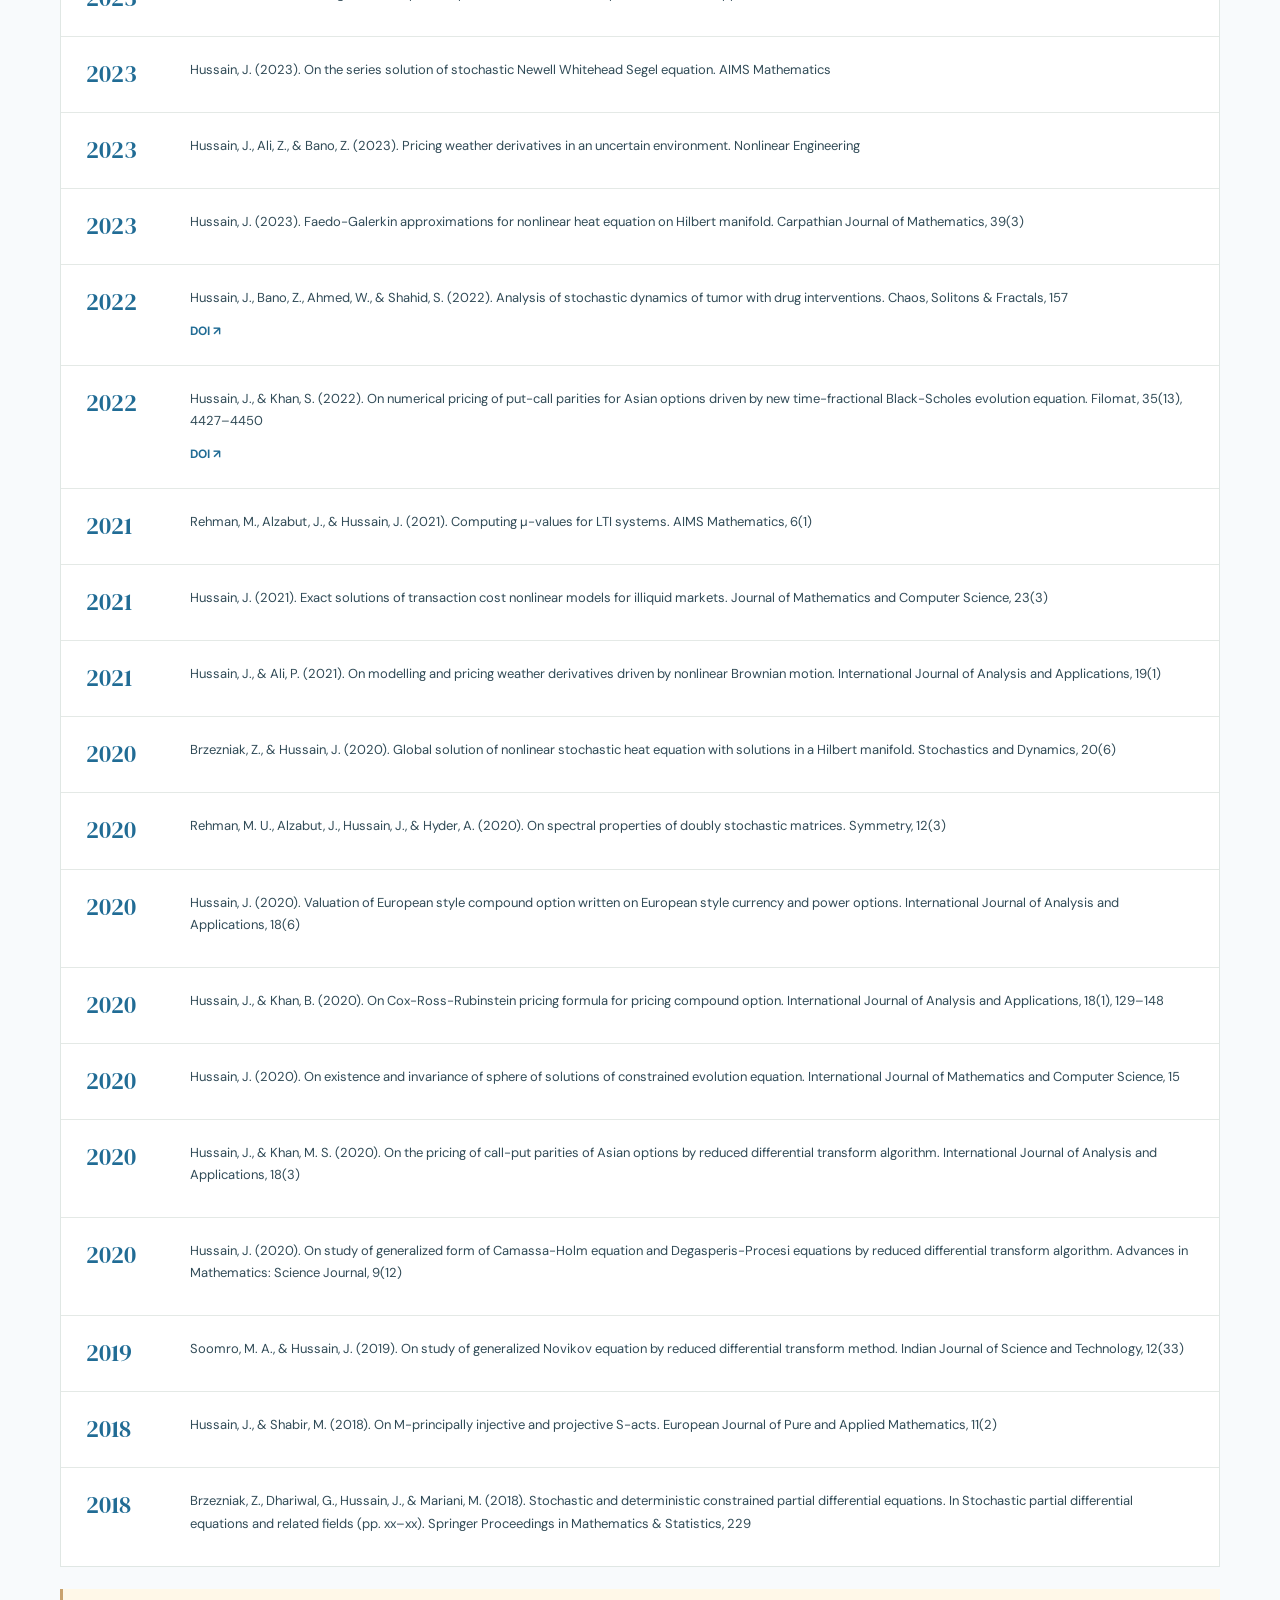
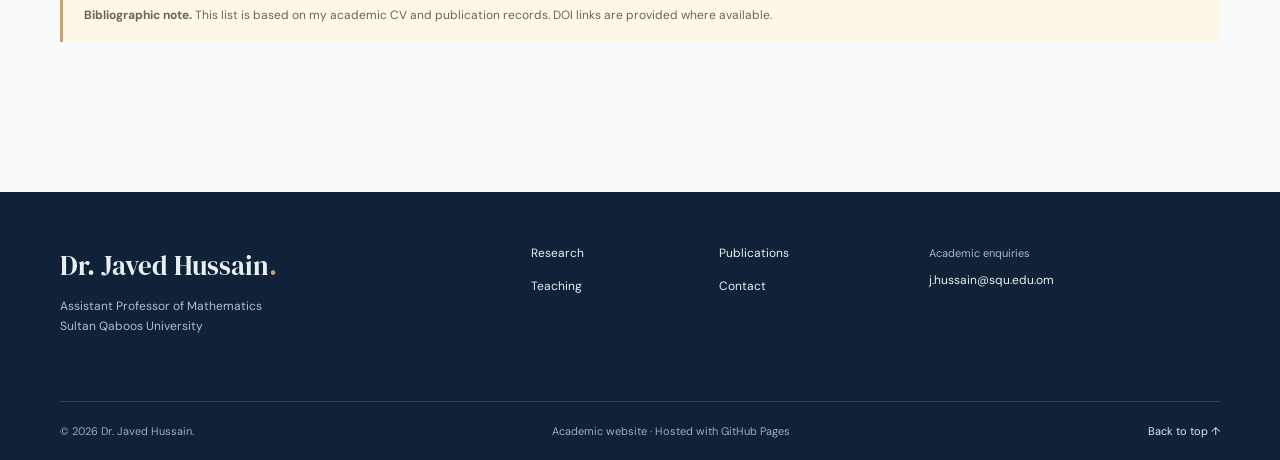
<file: publications.html>
<!doctype html>
<html lang="en">
<head>
  <meta charset="utf-8">
  <meta name="viewport" content="width=device-width, initial-scale=1">
  <meta name="theme-color" content="#193244">
  <meta name="description" content="Searchable list of research publications of Dr. Javed Hussain.">
  <meta property="og:type" content="website">
  <meta property="og:title" content="Publications | Dr. Javed Hussain">
  <meta property="og:description" content="Searchable list of research publications of Dr. Javed Hussain.">
  <meta property="og:image" content="./javed-photo.webp">
  <title>Publications | Dr. Javed Hussain</title>
  <link rel="icon" href="./favicon.svg" type="image/svg+xml">
  <link rel="stylesheet" href="./styles.css">
  <script src="./main.js" defer></script>
</head>
<body>
  <a class="skip-link" href="#main">Skip to content</a>
  <header class="site-header" id="top">
    <div class="container nav-inner">
      <a class="brand" href="index.html" aria-label="Dr. Javed Hussain, home">
        <span class="brand-monogram">JH<span class="brand-star">✳</span></span>
        <span class="brand-name">JAVED HUSSAIN <small>MATHEMATICS · SQU</small></span>
      </a>
      <button class="menu-toggle" id="menu-toggle" type="button" aria-controls="primary-nav" aria-expanded="false" aria-label="Open navigation"><span></span><span></span><span></span></button>
      <nav class="primary-nav" id="primary-nav" aria-label="Primary navigation">
      <a href="index.html" >Home</a><a href="research.html" >Research</a><a href="publications.html" aria-current="page">Publications</a><a href="teaching.html" >Teaching</a><a href="supervision.html" >Supervision</a><a href="projects.html" >Projects</a><a href="activities.html" >Activities</a><a href="contact.html" >Contact</a>
      </nav>
    </div>
  </header>
  <main id="main"><section class="page-intro container"><span class="eyebrow">PUBLICATIONS</span><h1>Publications</h1><p>Peer-reviewed papers and scholarly contributions, organized by year. Citation details are based on my academic CV and published journal records.</p></section><section class="container section-spacing compact-top"><div class="publication-toolbar"><div class="search-wrap"><label for="publication-search">Search by title, author, or journal</label><input type="search" id="publication-search" placeholder="Search publications…" autocomplete="off"></div><div class="filter-wrap"><label for="publication-year">Publication year</label><select id="publication-year"><option value="all">All years</option><option value="2026">2026</option><option value="2025">2025</option><option value="2024">2024</option><option value="2023">2023</option><option value="2022">2022</option><option value="2021">2021</option><option value="2020">2020</option><option value="2019">2019</option><option value="2018">2018</option></select></div><div class="pub-count"><strong id="publication-count">45</strong><span>listed works</span></div></div><div id="publication-list" class="pub-list full-list"><article class="pub-entry" data-year="2026" data-search="ahmed, s., hussain, j., &amp; brzeźniak, z. (2026). well-posedness and long-time dynamics of a manifold-constrained modified swift–hohenberg equation. journal of geometric analysis, 36, article 338."><div class="pub-year">2026</div><div class="pub-main"><p>Ahmed, S., Hussain, J., &amp; Brzeźniak, Z. (2026). Well-Posedness and Long-Time Dynamics of a Manifold-Constrained Modified Swift–Hohenberg Equation. Journal of Geometric Analysis, 36, Article 338.</p><div class="entry-actions"><a class="mini-link" target="_blank" rel="noopener noreferrer" href="https://doi.org/10.1007/s12220-026-02590-y">DOI <span aria-hidden="true">↗</span></a></div></div></article><article class="pub-entry" data-year="2026" data-search="hussain, j. (2026). lyapunov continuation for uncertain differential equations beyond linear growth. journal of uncertain systems"><div class="pub-year">2026</div><div class="pub-main"><p>Hussain, J. (2026). Lyapunov Continuation for Uncertain Differential Equations Beyond Linear Growth. Journal of Uncertain Systems</p><div class="entry-actions"><a class="mini-link" target="_blank" rel="noopener noreferrer" href="https://doi.org/10.1142/S1752890926500212">DOI <span aria-hidden="true">↗</span></a></div></div></article><article class="pub-entry" data-year="2026" data-search="hussain, j., saeed, t., &amp; hussain, m. (2026). modeling financial chaos under random perturbations: a stochastic analysis approach. computational economics"><div class="pub-year">2026</div><div class="pub-main"><p>Hussain, J., Saeed, T., &amp; Hussain, M. (2026). Modeling Financial Chaos under Random Perturbations: A Stochastic Analysis Approach. Computational Economics</p><div class="entry-actions"><a class="mini-link" target="_blank" rel="noopener noreferrer" href="https://doi.org/10.1007/s10614-026-11402-y">DOI <span aria-hidden="true">↗</span></a></div></div></article><article class="pub-entry" data-year="2026" data-search="ali, z., saeed, t., hussain, j., &amp; alshammari, a. o. (2026). numerical solution of a mean-reverting uncertain rainfall model for deficit index option pricing: empirical evidence from berlin–tempelhof. journal of mathematics"><div class="pub-year">2026</div><div class="pub-main"><p>Ali, Z., Saeed, T., Hussain, J., &amp; Alshammari, A. O. (2026). Numerical Solution of a Mean-Reverting Uncertain Rainfall Model for Deficit Index Option Pricing: Empirical Evidence From Berlin–Tempelhof. Journal of Mathematics</p><div class="entry-actions"><a class="mini-link" target="_blank" rel="noopener noreferrer" href="https://doi.org/10.1155/jom/3523983">DOI <span aria-hidden="true">↗</span></a></div></div></article><article class="pub-entry" data-year="2026" data-search="hussain, j., &amp; hussain, s. (2026). fractional kdv-type systems: analytical study via the fractional reduced differential transform algorithm. engineering computations"><div class="pub-year">2026</div><div class="pub-main"><p>Hussain, J., &amp; Hussain, S. (2026). Fractional KdV-type systems: analytical study via the fractional reduced differential transform algorithm. Engineering Computations</p><div class="entry-actions"><a class="mini-link" target="_blank" rel="noopener noreferrer" href="https://doi.org/10.1108/EC-01-2026-0011">DOI <span aria-hidden="true">↗</span></a></div></div></article><article class="pub-entry" data-year="2026" data-search="hussain, j., saeed, t., zhou, l., &amp; sohu, a. j. (2026). stochastic tumor immune dynamics with saturating response. scientific reports"><div class="pub-year">2026</div><div class="pub-main"><p>Hussain, J., Saeed, T., Zhou, L., &amp; Sohu, A. J. (2026). Stochastic tumor immune dynamics with saturating response. Scientific Reports</p><div class="entry-actions"><a class="mini-link" target="_blank" rel="noopener noreferrer" href="https://doi.org/10.1038/s41598-026-58404-2">DOI <span aria-hidden="true">↗</span></a></div></div></article><article class="pub-entry" data-year="2026" data-search="aslam, m. n., hussain, j., mateen, m. h., &amp; khan, a. (2026). a novel morlet wavelet-tanh neural network based approach for the solution of a plant disease mathematical model. applied soft computing, 199, 115337"><div class="pub-year">2026</div><div class="pub-main"><p>Aslam, M. N., Hussain, J., Mateen, M. H., &amp; Khan, A. (2026). A novel Morlet Wavelet-Tanh Neural Network based approach for the solution of a plant disease mathematical model. Applied Soft Computing, 199, 115337</p><div class="entry-actions"><a class="mini-link" target="_blank" rel="noopener noreferrer" href="https://doi.org/10.1016/j.asoc.2026.115337">DOI <span aria-hidden="true">↗</span></a></div></div></article><article class="pub-entry" data-year="2026" data-search="aslam, m. n., shaukat, n., hussain, j., aslam, m. w., &amp; kbiri alaoui, m. (2026). morlet wavelet neural network simulation for nonlinear finance model: an intelligent and comparative analysis. computational economics"><div class="pub-year">2026</div><div class="pub-main"><p>Aslam, M. N., Shaukat, N., Hussain, J., Aslam, M. W., &amp; Kbiri Alaoui, M. (2026). Morlet Wavelet Neural Network Simulation for Nonlinear Finance Model: an Intelligent and Comparative Analysis. Computational Economics</p><div class="entry-actions"><a class="mini-link" target="_blank" rel="noopener noreferrer" href="https://doi.org/10.1007/s10614-025-11293-5">DOI <span aria-hidden="true">↗</span></a></div></div></article><article class="pub-entry" data-year="2026" data-search="saeed, t., hussain, j., &amp; rafique, s. (2026). option pricing under stochastic interest rates and transaction costs using physics-informed neural networks. examples and counterexamples, 100227"><div class="pub-year">2026</div><div class="pub-main"><p>Saeed, T., Hussain, J., &amp; Rafique, S. (2026). Option pricing under stochastic interest rates and transaction costs using physics-informed neural networks. Examples and Counterexamples, 100227</p><div class="entry-actions"><a class="mini-link" target="_blank" rel="noopener noreferrer" href="https://doi.org/10.1016/j.exco.2026.100227">DOI <span aria-hidden="true">↗</span></a></div></div></article><article class="pub-entry" data-year="2026" data-search="brzezniak, z., &amp; hussain, j. (2026). dynamical properties of constrained heat flow on hilbert manifolds. electronic journal of differential equations, 2026(13), 1–13"><div class="pub-year">2026</div><div class="pub-main"><p>Brzezniak, Z., &amp; Hussain, J. (2026). Dynamical properties of constrained heat flow on Hilbert manifolds. Electronic Journal of Differential Equations, 2026(13), 1–13</p><div class="entry-actions"><a class="mini-link" target="_blank" rel="noopener noreferrer" href="https://doi.org/10.58997/ejde.2026.13">DOI <span aria-hidden="true">↗</span></a></div></div></article><article class="pub-entry" data-year="2026" data-search="mal, d., hussain, j., &amp; saeed, t. (2026). analysis of uncertain dynamics of sica model for hiv/aids transmission. communications in statistics–theory and methods, 55(14), 4652–4676"><div class="pub-year">2026</div><div class="pub-main"><p>Mal, D., Hussain, J., &amp; Saeed, T. (2026). Analysis of uncertain dynamics of SICA model for HIV/AIDS transmission. Communications in Statistics–Theory and Methods, 55(14), 4652–4676</p><div class="entry-actions"><a class="mini-link" target="_blank" rel="noopener noreferrer" href="https://doi.org/10.1080/03610926.2026.2615231">DOI <span aria-hidden="true">↗</span></a></div></div></article><article class="pub-entry" data-year="2026" data-search="mal, d., hussain, j., &amp; hussain, s. (2026). a multi-compartment tumor–immune model under uncertain differential dynamics and therapeutic forcing. mathematics, 14(3), 408"><div class="pub-year">2026</div><div class="pub-main"><p>Mal, D., Hussain, J., &amp; Hussain, S. (2026). A Multi-Compartment Tumor–Immune Model Under Uncertain Differential Dynamics and Therapeutic Forcing. Mathematics, 14(3), 408</p><div class="entry-actions"><a class="mini-link" target="_blank" rel="noopener noreferrer" href="https://doi.org/10.3390/math14030408">DOI <span aria-hidden="true">↗</span></a></div></div></article><article class="pub-entry" data-year="2026" data-search="brzezniak, z., &amp; hussain, j. (2026). large deviations for the stochastic nonlinear heat equation on a hilbert manifold. potential analysis, 64, article 36"><div class="pub-year">2026</div><div class="pub-main"><p>Brzezniak, Z., &amp; Hussain, J. (2026). Large Deviations for the Stochastic Nonlinear Heat Equation on a Hilbert Manifold. Potential Analysis, 64, Article 36</p><div class="entry-actions"><a class="mini-link" target="_blank" rel="noopener noreferrer" href="https://doi.org/10.1007/s11118-025-10269-2">DOI <span aria-hidden="true">↗</span></a></div></div></article><article class="pub-entry" data-year="2025" data-search="aslam, m. n., shaukat, n., arshad, m. s., aslam, m. w., &amp; hussain, j. (2025). an intelligent approach for analyzing the effects of normal tumor immune unhealthy diet model through unsupervised physics informed neural-networks integrated with meta-heuristic algorithms. evolutionary intelligence, 18(27). springer"><div class="pub-year">2025</div><div class="pub-main"><p>Aslam, M. N., Shaukat, N., Arshad, M. S., Aslam, M. W., &amp; Hussain, J. (2025). An intelligent approach for analyzing the effects of normal tumor immune unhealthy diet model through unsupervised physics informed neural-networks integrated with meta-heuristic algorithms. Evolutionary Intelligence, 18(27). Springer</p><div class="entry-actions"></div></div></article><article class="pub-entry" data-year="2025" data-search="aslam, m. n., amir, m., hussain, j., arshad, m. s., &amp; kallel, m. (2025). meta-heuristic tuned morlet wavelet-based neural network to analyze the dynamics of hepatitis b-virus. international journal of dynamics and control, 13(9), 309-325"><div class="pub-year">2025</div><div class="pub-main"><p>Aslam, M. N., Amir, M., Hussain, J., Arshad, M. S., &amp; Kallel, M. (2025). Meta-heuristic tuned morlet wavelet-based neural network to analyze the dynamics of hepatitis B-virus. International Journal of Dynamics and Control, 13(9), 309-325</p><div class="entry-actions"></div></div></article><article class="pub-entry" data-year="2025" data-search="khan, m. s., hussain, j., &amp; saeed, t. (2025). credit risk: structural models with risk-neutral approach under uncertainty theory. journal of math., 2025(1), 2025"><div class="pub-year">2025</div><div class="pub-main"><p>Khan, M. S., Hussain, J., &amp; Saeed, T. (2025). Credit Risk: Structural Models with Risk-Neutral Approach under Uncertainty Theory. Journal of Math., 2025(1), 2025</p><div class="entry-actions"></div></div></article><article class="pub-entry" data-year="2025" data-search="hussain, j., saeed, t., gadehi, w., &amp; ali, m. (2025). semigroup theory for pricing currency options driven by fractional brownian motion. journal of nonlinear, complex and data science. 26 (6), 297-311"><div class="pub-year">2025</div><div class="pub-main"><p>Hussain, J., Saeed, T., Gadehi, W., &amp; Ali, M. (2025). Semigroup theory for pricing currency options driven by fractional Brownian motion. Journal of Nonlinear, Complex and Data Science. 26 (6), 297-311</p><div class="entry-actions"></div></div></article><article class="pub-entry" data-year="2025" data-search="ali, z., saeed, t., &amp; hussain, j. (2025). weather derivatives in a renewal setting with uncertain jumps: a pricing approach. international journal of analysis and applications"><div class="pub-year">2025</div><div class="pub-main"><p>Ali, Z., Saeed, T., &amp; Hussain, J. (2025). Weather derivatives in a renewal setting with uncertain jumps: A pricing approach. International Journal of Analysis and Applications</p><div class="entry-actions"></div></div></article><article class="pub-entry" data-year="2024" data-search="hussain, j., &amp; khan, s. (2024). global well-posedness and exponential decay estimates for semilinear newell–whitehead–segel equation. nonlinear engineering, 13(1), 20240041"><div class="pub-year">2024</div><div class="pub-main"><p>Hussain, J., &amp; Khan, S. (2024). Global well-posedness and exponential decay estimates for semilinear Newell–Whitehead–Segel equation. Nonlinear Engineering, 13(1), 20240041</p><div class="entry-actions"></div></div></article><article class="pub-entry" data-year="2024" data-search="hussain, j., &amp; khan, s. (2024). forward start option pricing formula for uncertain financial market. soft computing, 28(23), 13269–13277"><div class="pub-year">2024</div><div class="pub-main"><p>Hussain, J., &amp; Khan, S. (2024). Forward start option pricing formula for uncertain financial market. Soft Computing, 28(23), 13269–13277</p><div class="entry-actions"></div></div></article><article class="pub-entry" data-year="2024" data-search="hussain, j., &amp; khan, s. (2024). valuation of forward start option with mean reverting stock model for uncertain markets. nonlinear engineering, 13(1). de gruyter"><div class="pub-year">2024</div><div class="pub-main"><p>Hussain, J., &amp; Khan, S. (2024). Valuation of forward start option with mean reverting stock model for uncertain markets. Nonlinear Engineering, 13(1). De Gruyter</p><div class="entry-actions"></div></div></article><article class="pub-entry" data-year="2024" data-search="hussain, j., &amp; shahid, s. (2024). pricing some forward-start style exotic options under uncertain stock model with periodic dividends. aims mathematics"><div class="pub-year">2024</div><div class="pub-main"><p>Hussain, J., &amp; Shahid, S. (2024). Pricing some forward-start style exotic options under uncertain stock model with periodic dividends. AIMS Mathematics</p><div class="entry-actions"></div></div></article><article class="pub-entry" data-year="2024" data-search="hussain, j., &amp; ali, n. (2024). pricing powered α-quanto options with and without jumps. ural mathematical journal, 10(1), 61–67"><div class="pub-year">2024</div><div class="pub-main"><p>Hussain, J., &amp; Ali, N. (2024). Pricing powered α-Quanto options with and without jumps. Ural Mathematical Journal, 10(1), 61–67</p><div class="entry-actions"></div></div></article><article class="pub-entry" data-year="2024" data-search="hussain, j., &amp; ali, m. (2024). modeling credit risk with mixed fractional brownian motion: an application to barrier options. nonlinear engineering, 13(1)"><div class="pub-year">2024</div><div class="pub-main"><p>Hussain, J., &amp; Ali, M. (2024). Modeling credit risk with mixed fractional Brownian motion: An application to barrier options. Nonlinear Engineering, 13(1)</p><div class="entry-actions"></div></div></article><article class="pub-entry" data-year="2024" data-search="hussain, j., &amp; brzezniak, z. (2024). global solution of nonlinear heat equation with solutions in a hilbert manifold. nonlinear analysis, 242"><div class="pub-year">2024</div><div class="pub-main"><p>Hussain, J., &amp; Brzezniak, Z. (2024). Global solution of nonlinear heat equation with solutions in a Hilbert manifold. Nonlinear Analysis, 242</p><div class="entry-actions"></div></div></article><article class="pub-entry" data-year="2024" data-search="hussain, j., &amp; soomro, m. a. (2024). a study of maximizing skew brownian motion with applications to option pricing. journal of radiation research and applied sciences, 17(1)"><div class="pub-year">2024</div><div class="pub-main"><p>Hussain, J., &amp; Soomro, M. A. (2024). A study of maximizing skew Brownian motion with applications to option pricing. Journal of Radiation Research and Applied Sciences, 17(1)</p><div class="entry-actions"></div></div></article><article class="pub-entry" data-year="2023" data-search="hussain, j. (2023). pricing of quanto power option and related exotic options. results in applied mathematics, 18"><div class="pub-year">2023</div><div class="pub-main"><p>Hussain, J. (2023). Pricing of Quanto power option and related exotic options. Results in Applied Mathematics, 18</p><div class="entry-actions"></div></div></article><article class="pub-entry" data-year="2023" data-search="hussain, j. (2023). on the series solution of stochastic newell whitehead segel equation. aims mathematics"><div class="pub-year">2023</div><div class="pub-main"><p>Hussain, J. (2023). On the series solution of stochastic Newell Whitehead Segel equation. AIMS Mathematics</p><div class="entry-actions"></div></div></article><article class="pub-entry" data-year="2023" data-search="hussain, j., ali, z., &amp; bano, z. (2023). pricing weather derivatives in an uncertain environment. nonlinear engineering"><div class="pub-year">2023</div><div class="pub-main"><p>Hussain, J., Ali, Z., &amp; Bano, Z. (2023). Pricing weather derivatives in an uncertain environment. Nonlinear Engineering</p><div class="entry-actions"></div></div></article><article class="pub-entry" data-year="2023" data-search="hussain, j. (2023). faedo-galerkin approximations for nonlinear heat equation on hilbert manifold. carpathian journal of mathematics, 39(3)"><div class="pub-year">2023</div><div class="pub-main"><p>Hussain, J. (2023). Faedo-Galerkin approximations for nonlinear heat equation on Hilbert manifold. Carpathian Journal of Mathematics, 39(3)</p><div class="entry-actions"></div></div></article><article class="pub-entry" data-year="2022" data-search="hussain, j., bano, z., ahmed, w., &amp; shahid, s. (2022). analysis of stochastic dynamics of tumor with drug interventions. chaos, solitons &amp; fractals, 157"><div class="pub-year">2022</div><div class="pub-main"><p>Hussain, J., Bano, Z., Ahmed, W., &amp; Shahid, S. (2022). Analysis of stochastic dynamics of tumor with drug interventions. Chaos, Solitons &amp; Fractals, 157</p><div class="entry-actions"><a class="mini-link" target="_blank" rel="noopener noreferrer" href="https://doi.org/10.1016/j.chaos.2022.111932">DOI <span aria-hidden="true">↗</span></a></div></div></article><article class="pub-entry" data-year="2022" data-search="hussain, j., &amp; khan, s. (2022). on numerical pricing of put-call parities for asian options driven by new time-fractional black-scholes evolution equation. filomat, 35(13), 4427–4450"><div class="pub-year">2022</div><div class="pub-main"><p>Hussain, J., &amp; Khan, S. (2022). On numerical pricing of put-call parities for Asian options driven by new time-fractional Black-Scholes evolution equation. Filomat, 35(13), 4427–4450</p><div class="entry-actions"><a class="mini-link" target="_blank" rel="noopener noreferrer" href="https://doi.org/10.2298/FIL2113427H">DOI <span aria-hidden="true">↗</span></a></div></div></article><article class="pub-entry" data-year="2021" data-search="rehman, m., alzabut, j., &amp; hussain, j. (2021). computing µ-values for lti systems. aims mathematics, 6(1)"><div class="pub-year">2021</div><div class="pub-main"><p>Rehman, M., Alzabut, J., &amp; Hussain, J. (2021). Computing µ-values for LTI systems. AIMS Mathematics, 6(1)</p><div class="entry-actions"></div></div></article><article class="pub-entry" data-year="2021" data-search="hussain, j. (2021). exact solutions of transaction cost nonlinear models for illiquid markets. journal of mathematics and computer science, 23(3)"><div class="pub-year">2021</div><div class="pub-main"><p>Hussain, J. (2021). Exact solutions of transaction cost nonlinear models for illiquid markets. Journal of Mathematics and Computer Science, 23(3)</p><div class="entry-actions"></div></div></article><article class="pub-entry" data-year="2021" data-search="hussain, j., &amp; ali, p. (2021). on modelling and pricing weather derivatives driven by nonlinear brownian motion. international journal of analysis and applications, 19(1)"><div class="pub-year">2021</div><div class="pub-main"><p>Hussain, J., &amp; Ali, P. (2021). On modelling and pricing weather derivatives driven by nonlinear Brownian motion. International Journal of Analysis and Applications, 19(1)</p><div class="entry-actions"></div></div></article><article class="pub-entry" data-year="2020" data-search="brzezniak, z., &amp; hussain, j. (2020). global solution of nonlinear stochastic heat equation with solutions in a hilbert manifold. stochastics and dynamics, 20(6)"><div class="pub-year">2020</div><div class="pub-main"><p>Brzezniak, Z., &amp; Hussain, J. (2020). Global solution of nonlinear stochastic heat equation with solutions in a Hilbert manifold. Stochastics and Dynamics, 20(6)</p><div class="entry-actions"></div></div></article><article class="pub-entry" data-year="2020" data-search="rehman, m. u., alzabut, j., hussain, j., &amp; hyder, a. (2020). on spectral properties of doubly stochastic matrices. symmetry, 12(3)"><div class="pub-year">2020</div><div class="pub-main"><p>Rehman, M. U., Alzabut, J., Hussain, J., &amp; Hyder, A. (2020). On spectral properties of doubly stochastic matrices. Symmetry, 12(3)</p><div class="entry-actions"></div></div></article><article class="pub-entry" data-year="2020" data-search="hussain, j. (2020). valuation of european style compound option written on european style currency and power options. international journal of analysis and applications, 18(6)"><div class="pub-year">2020</div><div class="pub-main"><p>Hussain, J. (2020). Valuation of European style compound option written on European style currency and power options. International Journal of Analysis and Applications, 18(6)</p><div class="entry-actions"></div></div></article><article class="pub-entry" data-year="2020" data-search="hussain, j., &amp; khan, b. (2020). on cox-ross-rubinstein pricing formula for pricing compound option. international journal of analysis and applications, 18(1), 129–148"><div class="pub-year">2020</div><div class="pub-main"><p>Hussain, J., &amp; Khan, B. (2020). On Cox-Ross-Rubinstein pricing formula for pricing compound option. International Journal of Analysis and Applications, 18(1), 129–148</p><div class="entry-actions"></div></div></article><article class="pub-entry" data-year="2020" data-search="hussain, j. (2020). on existence and invariance of sphere of solutions of constrained evolution equation. international journal of mathematics and computer science, 15"><div class="pub-year">2020</div><div class="pub-main"><p>Hussain, J. (2020). On existence and invariance of sphere of solutions of constrained evolution equation. International Journal of Mathematics and Computer Science, 15</p><div class="entry-actions"></div></div></article><article class="pub-entry" data-year="2020" data-search="hussain, j., &amp; khan, m. s. (2020). on the pricing of call-put parities of asian options by reduced differential transform algorithm. international journal of analysis and applications, 18(3)"><div class="pub-year">2020</div><div class="pub-main"><p>Hussain, J., &amp; Khan, M. S. (2020). On the pricing of call-put parities of Asian options by reduced differential transform algorithm. International Journal of Analysis and Applications, 18(3)</p><div class="entry-actions"></div></div></article><article class="pub-entry" data-year="2020" data-search="hussain, j. (2020). on study of generalized form of camassa-holm equation and degasperis-procesi equations by reduced differential transform algorithm. advances in mathematics: science journal, 9(12)"><div class="pub-year">2020</div><div class="pub-main"><p>Hussain, J. (2020). On study of generalized form of Camassa-Holm equation and Degasperis-Procesi equations by reduced differential transform algorithm. Advances in Mathematics: Science Journal, 9(12)</p><div class="entry-actions"></div></div></article><article class="pub-entry" data-year="2019" data-search="soomro, m. a., &amp; hussain, j. (2019). on study of generalized novikov equation by reduced differential transform method. indian journal of science and technology, 12(33)"><div class="pub-year">2019</div><div class="pub-main"><p>Soomro, M. A., &amp; Hussain, J. (2019). On study of generalized Novikov equation by reduced differential transform method. Indian Journal of Science and Technology, 12(33)</p><div class="entry-actions"></div></div></article><article class="pub-entry" data-year="2018" data-search="hussain, j., &amp; shabir, m. (2018). on m-principally injective and projective s-acts. european journal of pure and applied mathematics, 11(2)"><div class="pub-year">2018</div><div class="pub-main"><p>Hussain, J., &amp; Shabir, M. (2018). On M-principally injective and projective S-acts. European Journal of Pure and Applied Mathematics, 11(2)</p><div class="entry-actions"></div></div></article><article class="pub-entry" data-year="2018" data-search="brzezniak, z., dhariwal, g., hussain, j., &amp; mariani, m. (2018). stochastic and deterministic constrained partial differential equations. in stochastic partial differential equations and related fields (pp. xx–xx). springer proceedings in mathematics &amp; statistics, 229"><div class="pub-year">2018</div><div class="pub-main"><p>Brzezniak, Z., Dhariwal, G., Hussain, J., &amp; Mariani, M. (2018). Stochastic and deterministic constrained partial differential equations. In Stochastic partial differential equations and related fields (pp. xx–xx). Springer Proceedings in Mathematics &amp; Statistics, 229</p><div class="entry-actions"></div></div></article></div><p id="publication-empty" class="empty-state" hidden>No publications match your search.</p><div class="footnote-panel"><strong>Bibliographic note.</strong> This list is based on my academic CV and publication records. DOI links are provided where available.</div></section></main>
  <footer class="site-footer">
    <div class="container footer-top"><div><a class="footer-name" href="index.html">Dr. Javed Hussain<span class="dot">.</span></a><p>Assistant Professor of Mathematics<br>Sultan Qaboos University</p></div><div class="footer-links"><a href="research.html">Research</a><a href="publications.html">Publications</a><a href="teaching.html">Teaching</a><a href="contact.html">Contact</a></div><div class="footer-contact"><span>Academic enquiries</span><a href="mailto:j.hussain@squ.edu.om">j.hussain@squ.edu.om</a></div></div>
    <div class="container footer-bottom"><span>© <span id="year">2026</span> Dr. Javed Hussain.</span><span>Academic website · Hosted with GitHub Pages</span><a href="#top">Back to top ↑</a></div>
  </footer>
</body>
</html>
</file>
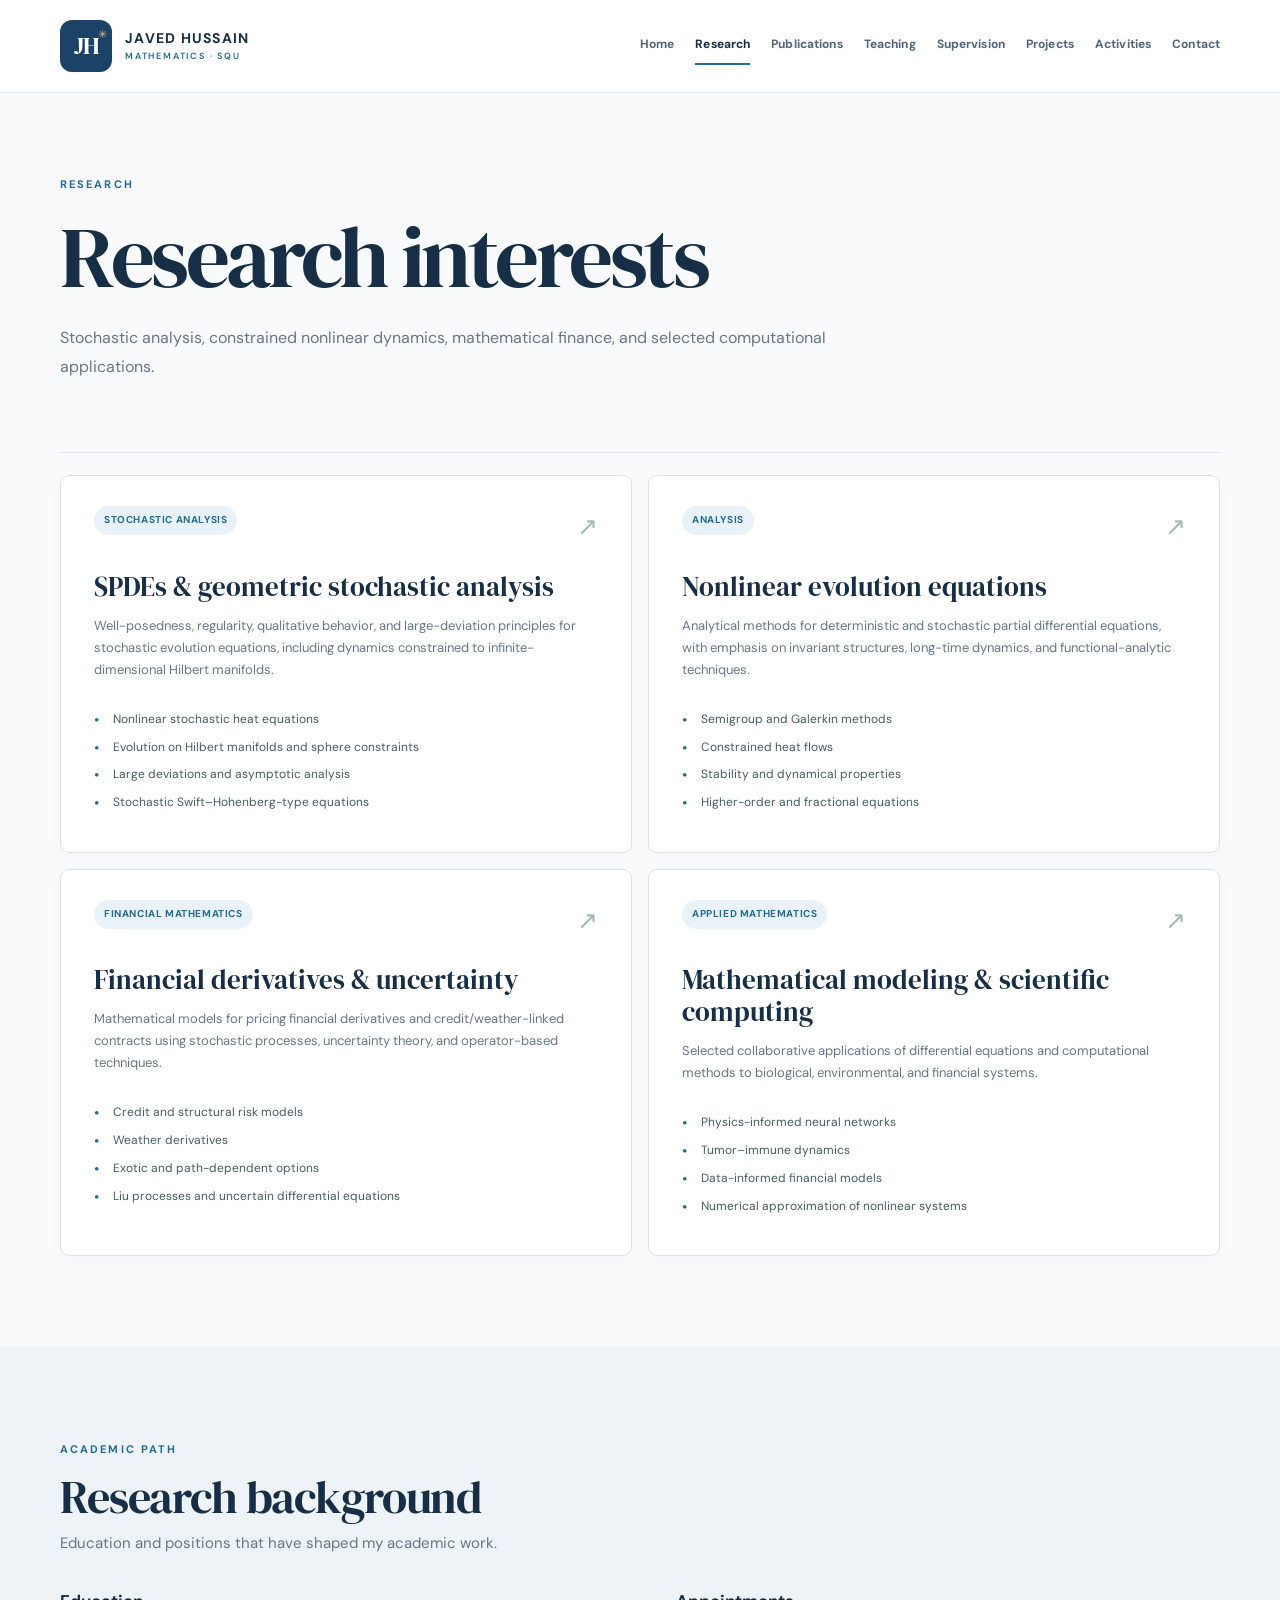
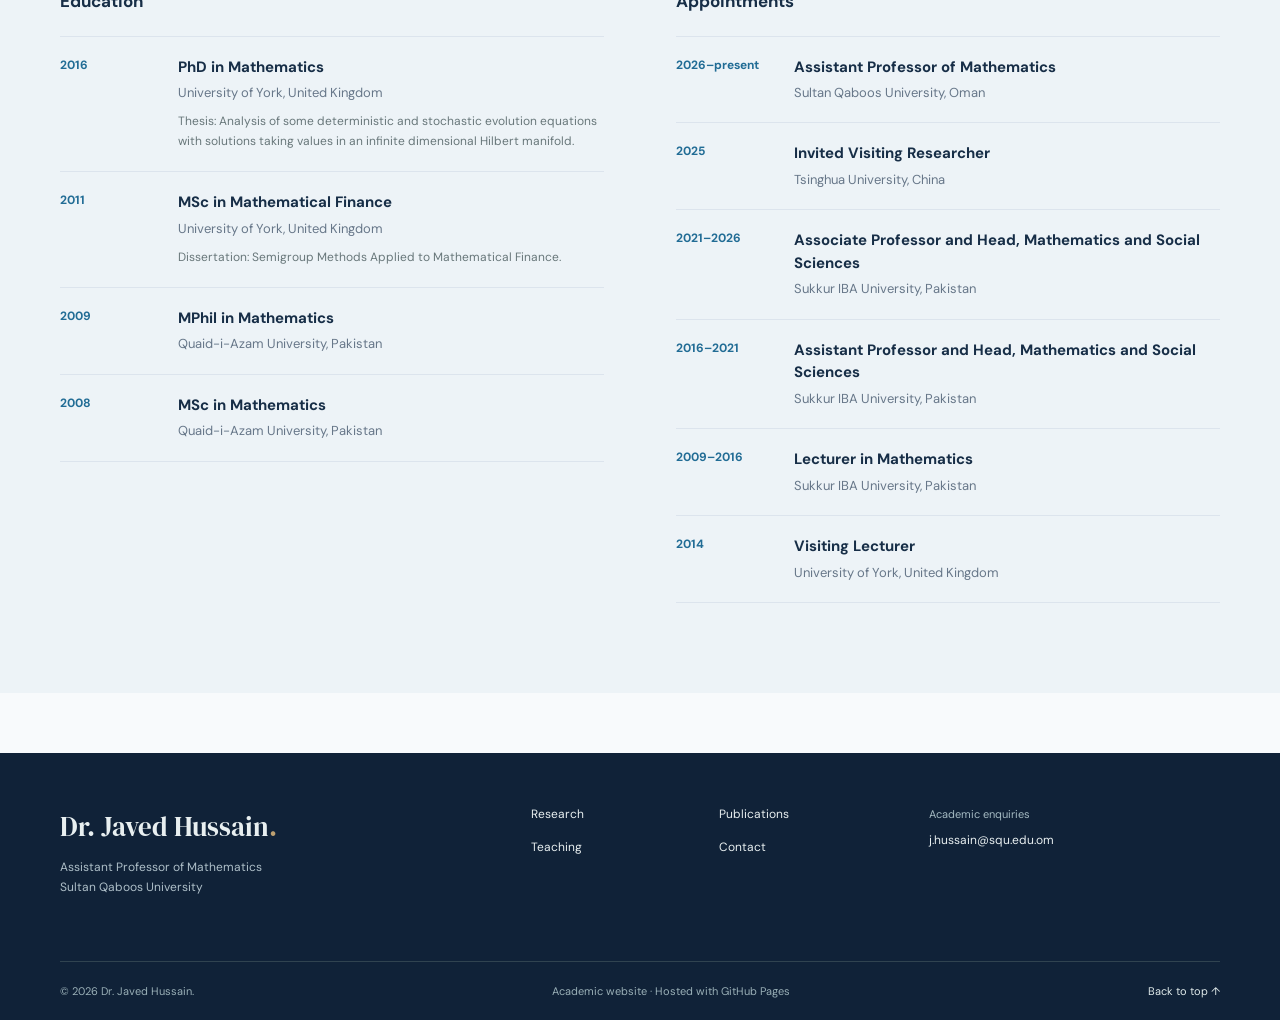
<file: research.html>
<!doctype html>
<html lang="en">
<head>
  <meta charset="utf-8">
  <meta name="viewport" content="width=device-width, initial-scale=1">
  <meta name="theme-color" content="#193244">
  <meta name="description" content="Research interests and academic background of Dr. Javed Hussain.">
  <meta property="og:type" content="website">
  <meta property="og:title" content="Research | Dr. Javed Hussain">
  <meta property="og:description" content="Research interests and academic background of Dr. Javed Hussain.">
  <meta property="og:image" content="./javed-photo.webp">
  <title>Research | Dr. Javed Hussain</title>
  <link rel="icon" href="./favicon.svg" type="image/svg+xml">
  <link rel="stylesheet" href="./styles.css">
  <script src="./main.js" defer></script>
</head>
<body>
  <a class="skip-link" href="#main">Skip to content</a>
  <header class="site-header" id="top">
    <div class="container nav-inner">
      <a class="brand" href="index.html" aria-label="Dr. Javed Hussain, home">
        <span class="brand-monogram">JH<span class="brand-star">✳</span></span>
        <span class="brand-name">JAVED HUSSAIN <small>MATHEMATICS · SQU</small></span>
      </a>
      <button class="menu-toggle" id="menu-toggle" type="button" aria-controls="primary-nav" aria-expanded="false" aria-label="Open navigation"><span></span><span></span><span></span></button>
      <nav class="primary-nav" id="primary-nav" aria-label="Primary navigation">
      <a href="index.html" >Home</a><a href="research.html" aria-current="page">Research</a><a href="publications.html" >Publications</a><a href="teaching.html" >Teaching</a><a href="supervision.html" >Supervision</a><a href="projects.html" >Projects</a><a href="activities.html" >Activities</a><a href="contact.html" >Contact</a>
      </nav>
    </div>
  </header>
  <main id="main"><section class="page-intro container"><span class="eyebrow">RESEARCH</span><h1>Research interests</h1><p>Stochastic analysis, constrained nonlinear dynamics, mathematical finance, and selected computational applications.</p></section><section class="container section-spacing compact-top"><div class="grid-two"><article class="topic-card" id="stochastic"><div class="topic-top"><span class="chip">Stochastic analysis</span><span class="topic-mark" aria-hidden="true">↗</span></div><h3>SPDEs &amp; geometric stochastic analysis</h3><p>Well-posedness, regularity, qualitative behavior, and large-deviation principles for stochastic evolution equations, including dynamics constrained to infinite-dimensional Hilbert manifolds.</p><ul class="check-list"><li>Nonlinear stochastic heat equations</li><li>Evolution on Hilbert manifolds and sphere constraints</li><li>Large deviations and asymptotic analysis</li><li>Stochastic Swift–Hohenberg-type equations</li></ul></article><article class="topic-card" id="evolution"><div class="topic-top"><span class="chip">Analysis</span><span class="topic-mark" aria-hidden="true">↗</span></div><h3>Nonlinear evolution equations</h3><p>Analytical methods for deterministic and stochastic partial differential equations, with emphasis on invariant structures, long-time dynamics, and functional-analytic techniques.</p><ul class="check-list"><li>Semigroup and Galerkin methods</li><li>Constrained heat flows</li><li>Stability and dynamical properties</li><li>Higher-order and fractional equations</li></ul></article><article class="topic-card" id="finance"><div class="topic-top"><span class="chip">Financial mathematics</span><span class="topic-mark" aria-hidden="true">↗</span></div><h3>Financial derivatives &amp; uncertainty</h3><p>Mathematical models for pricing financial derivatives and credit/weather-linked contracts using stochastic processes, uncertainty theory, and operator-based techniques.</p><ul class="check-list"><li>Credit and structural risk models</li><li>Weather derivatives</li><li>Exotic and path-dependent options</li><li>Liu processes and uncertain differential equations</li></ul></article><article class="topic-card" id="computing"><div class="topic-top"><span class="chip">Applied mathematics</span><span class="topic-mark" aria-hidden="true">↗</span></div><h3>Mathematical modeling &amp; scientific computing</h3><p>Selected collaborative applications of differential equations and computational methods to biological, environmental, and financial systems.</p><ul class="check-list"><li>Physics-informed neural networks</li><li>Tumor–immune dynamics</li><li>Data-informed financial models</li><li>Numerical approximation of nonlinear systems</li></ul></article></div></section><section class="section-tint"><div class="container section-spacing"><div class="section-head"><div><span class="eyebrow">ACADEMIC PATH</span><h2>Research background</h2><p>Education and positions that have shaped my academic work.</p></div></div><div class="two-lists"><div><h3 class="subsection-label">Education</h3><div class="timeline"><article class="timeline-item"><div class="timeline-date">2016</div><div><h3>PhD in Mathematics</h3><p>University of York, United Kingdom</p><small>Thesis: Analysis of some deterministic and stochastic evolution equations with solutions taking values in an infinite dimensional Hilbert manifold.</small></div></article><article class="timeline-item"><div class="timeline-date">2011</div><div><h3>MSc in Mathematical Finance</h3><p>University of York, United Kingdom</p><small>Dissertation: Semigroup Methods Applied to Mathematical Finance.</small></div></article><article class="timeline-item"><div class="timeline-date">2009</div><div><h3>MPhil in Mathematics</h3><p>Quaid-i-Azam University, Pakistan</p></div></article><article class="timeline-item"><div class="timeline-date">2008</div><div><h3>MSc in Mathematics</h3><p>Quaid-i-Azam University, Pakistan</p></div></article></div></div><div><h3 class="subsection-label">Appointments</h3><div class="timeline"><article class="timeline-item"><div class="timeline-date">2026–present</div><div><h3>Assistant Professor of Mathematics</h3><p>Sultan Qaboos University, Oman</p></div></article><article class="timeline-item"><div class="timeline-date">2025</div><div><h3>Invited Visiting Researcher</h3><p>Tsinghua University, China</p></div></article><article class="timeline-item"><div class="timeline-date">2021–2026</div><div><h3>Associate Professor and Head, Mathematics and Social Sciences</h3><p>Sukkur IBA University, Pakistan</p></div></article><article class="timeline-item"><div class="timeline-date">2016–2021</div><div><h3>Assistant Professor and Head, Mathematics and Social Sciences</h3><p>Sukkur IBA University, Pakistan</p></div></article><article class="timeline-item"><div class="timeline-date">2009–2016</div><div><h3>Lecturer in Mathematics</h3><p>Sukkur IBA University, Pakistan</p></div></article><article class="timeline-item"><div class="timeline-date">2014</div><div><h3>Visiting Lecturer</h3><p>University of York, United Kingdom</p></div></article></div></div></div></div></section></main>
  <footer class="site-footer">
    <div class="container footer-top"><div><a class="footer-name" href="index.html">Dr. Javed Hussain<span class="dot">.</span></a><p>Assistant Professor of Mathematics<br>Sultan Qaboos University</p></div><div class="footer-links"><a href="research.html">Research</a><a href="publications.html">Publications</a><a href="teaching.html">Teaching</a><a href="contact.html">Contact</a></div><div class="footer-contact"><span>Academic enquiries</span><a href="mailto:j.hussain@squ.edu.om">j.hussain@squ.edu.om</a></div></div>
    <div class="container footer-bottom"><span>© <span id="year">2026</span> Dr. Javed Hussain.</span><span>Academic website · Hosted with GitHub Pages</span><a href="#top">Back to top ↑</a></div>
  </footer>
</body>
</html>
</file>
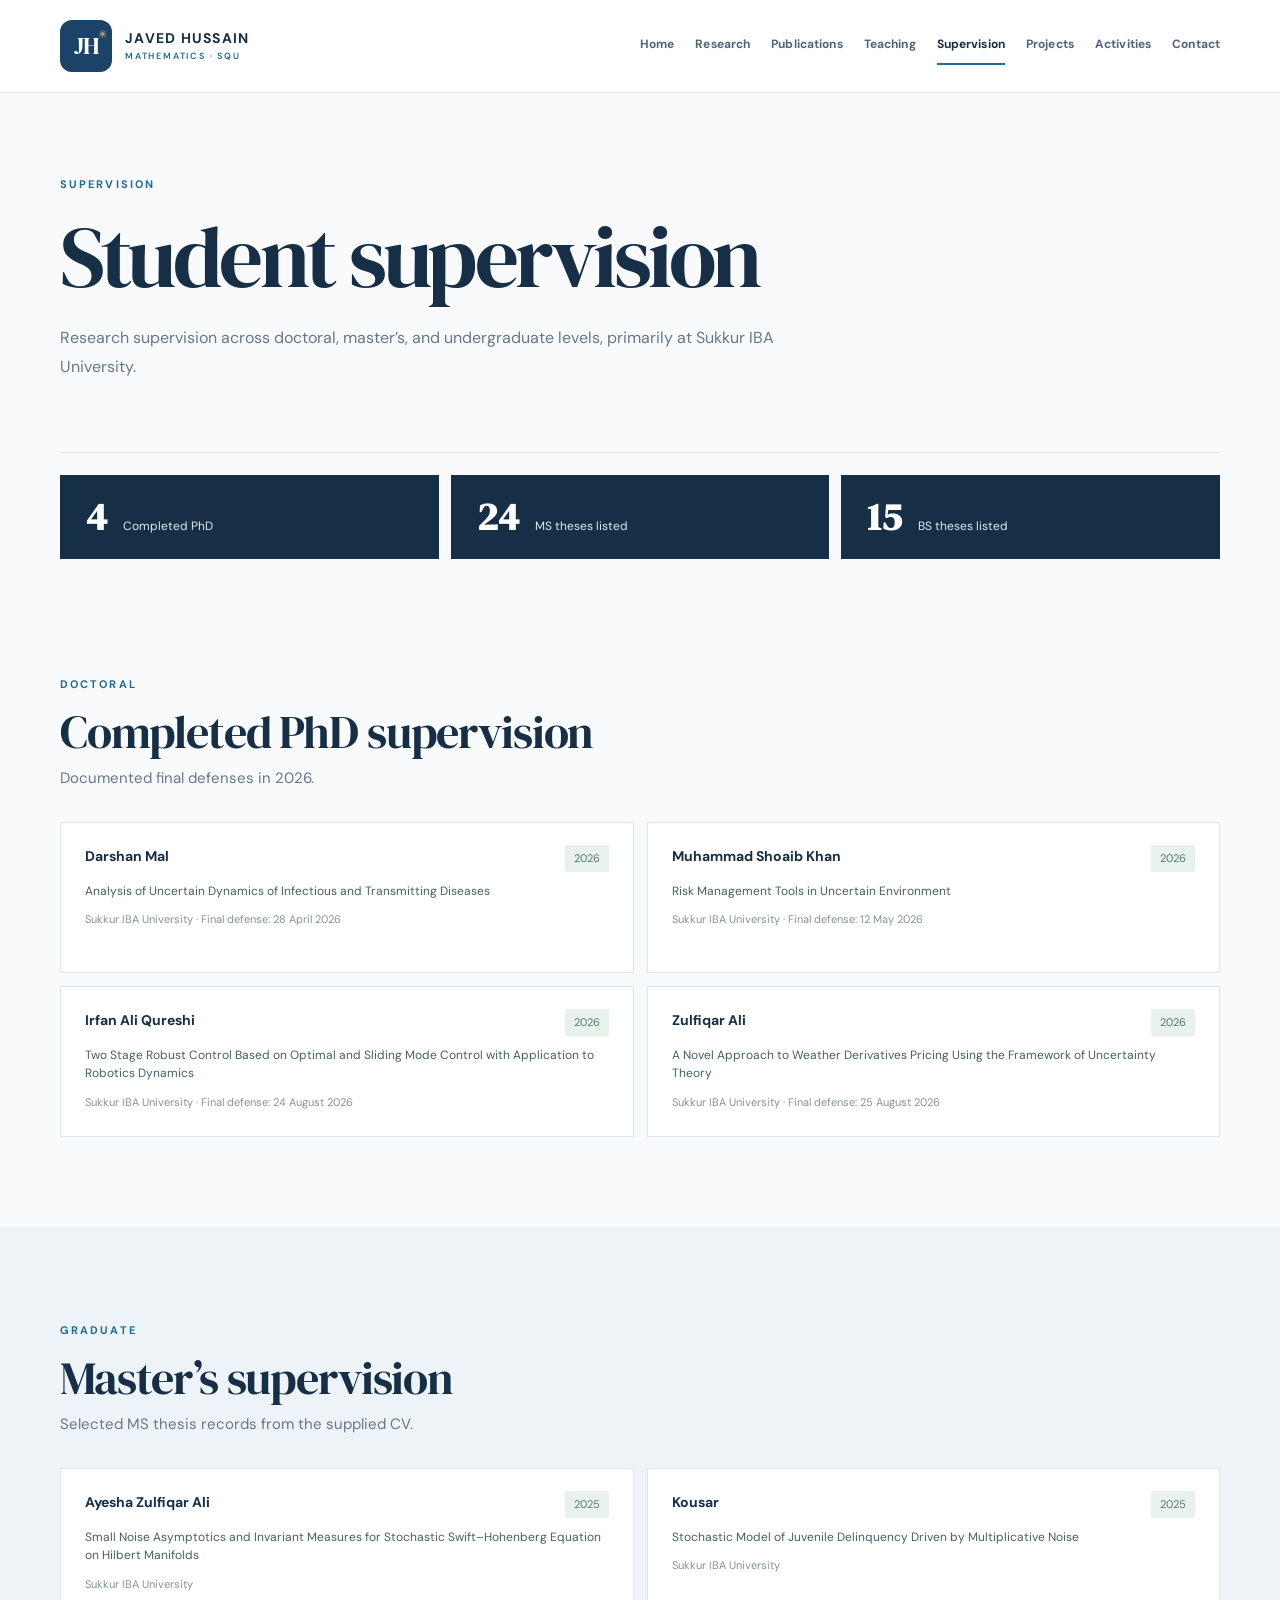
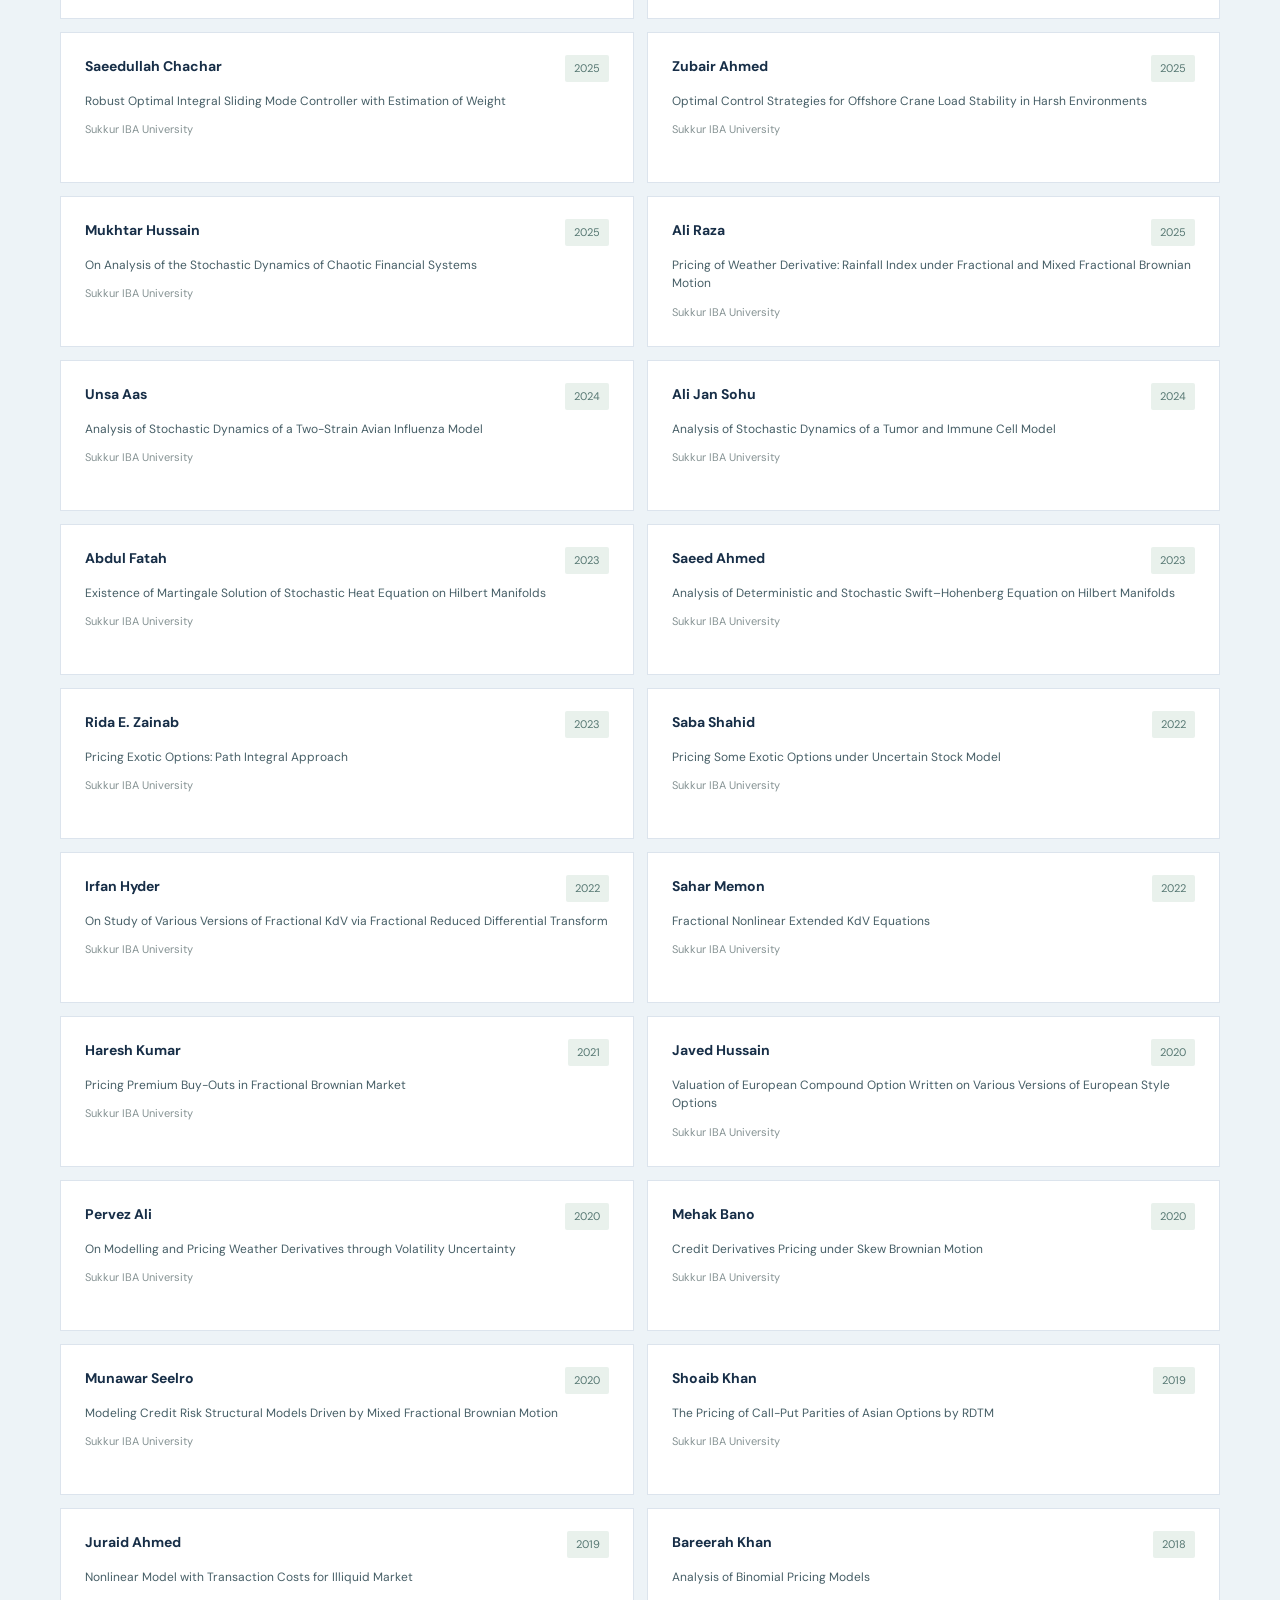
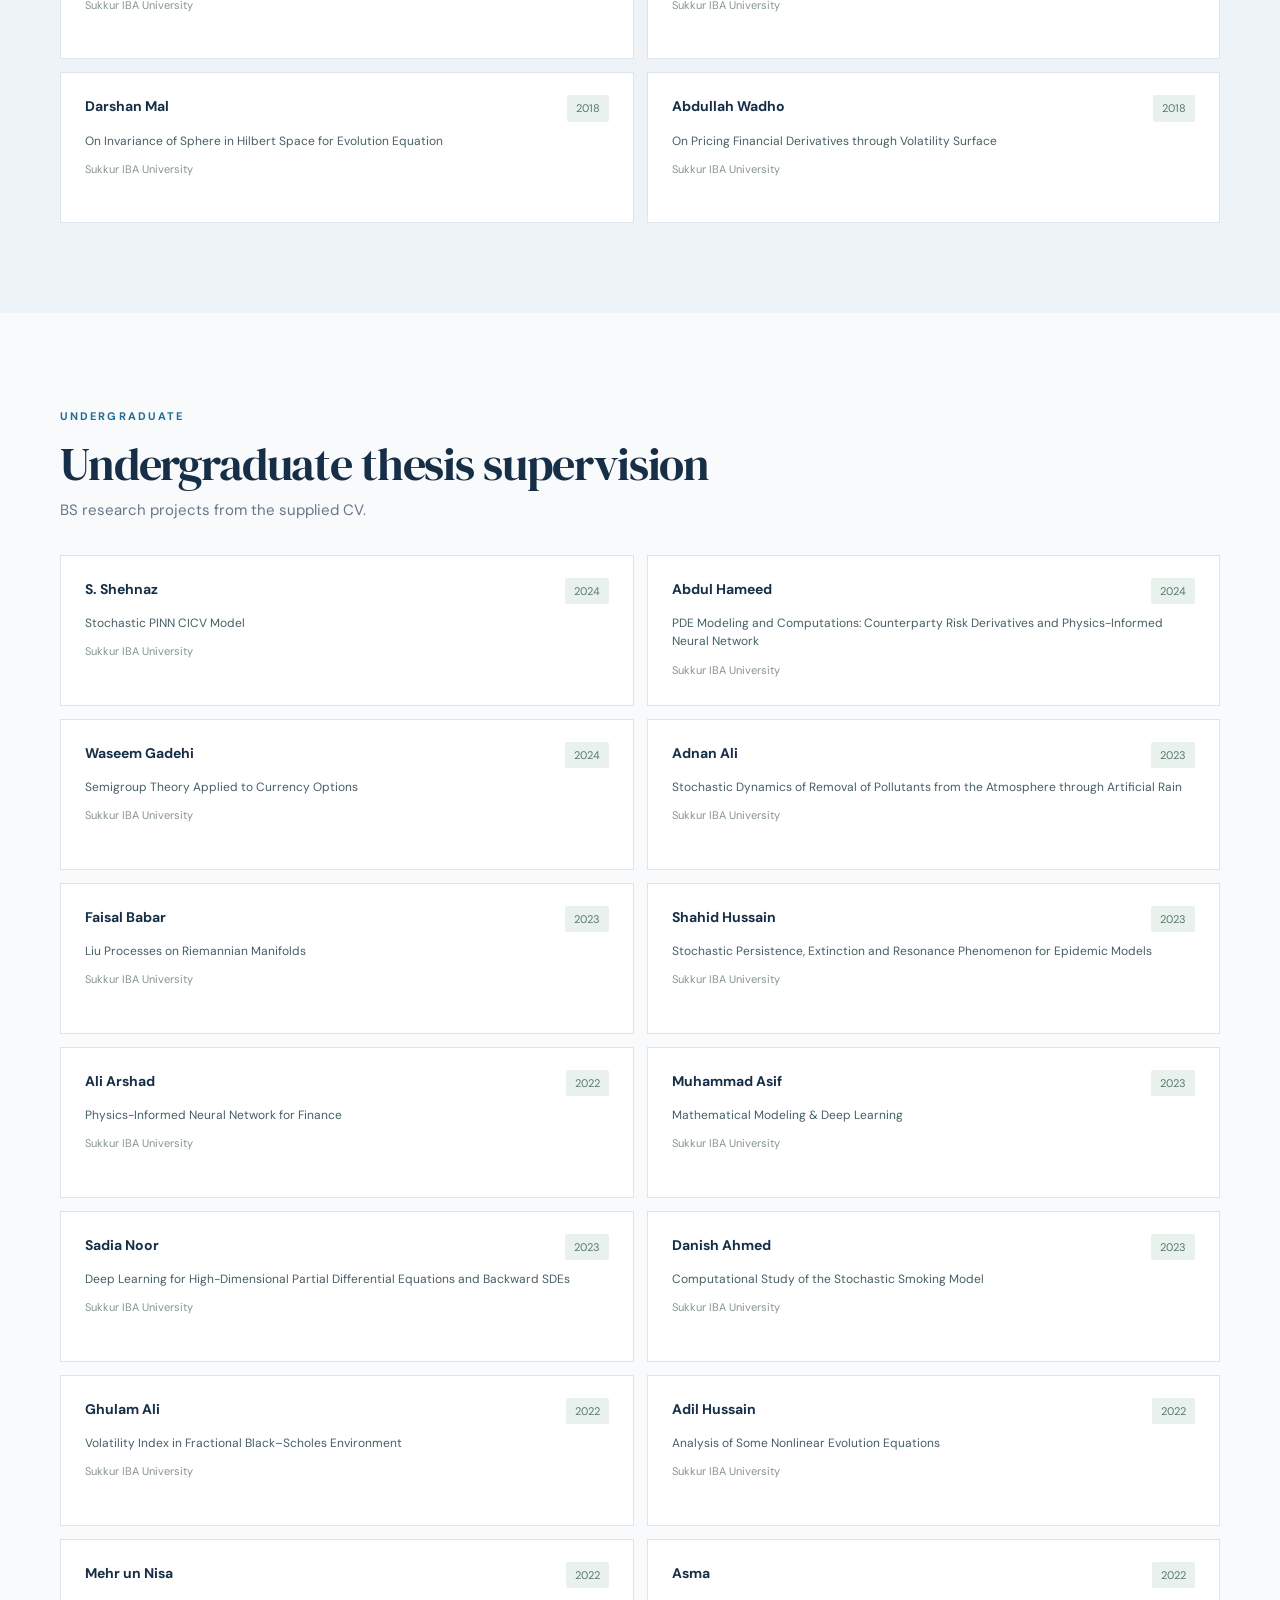
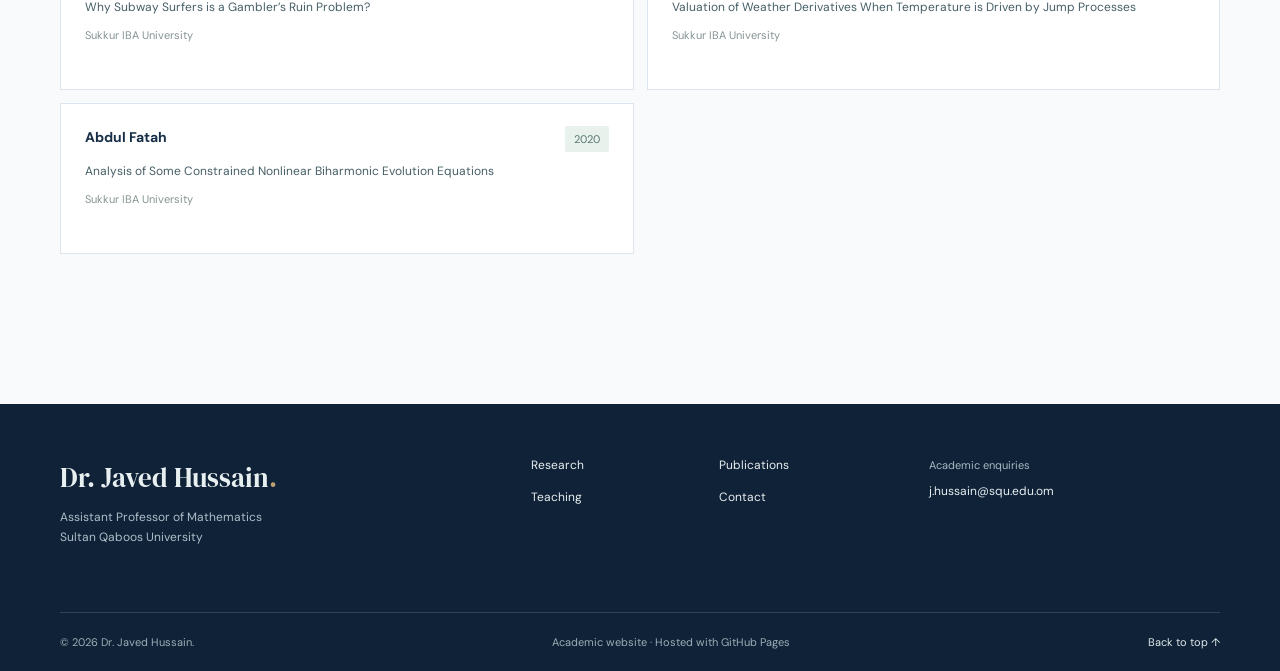
<file: supervision.html>
<!doctype html>
<html lang="en">
<head>
  <meta charset="utf-8">
  <meta name="viewport" content="width=device-width, initial-scale=1">
  <meta name="theme-color" content="#193244">
  <meta name="description" content="Doctoral, masters and undergraduate research supervision by Dr. Javed Hussain.">
  <meta property="og:type" content="website">
  <meta property="og:title" content="Supervision | Dr. Javed Hussain">
  <meta property="og:description" content="Doctoral, masters and undergraduate research supervision by Dr. Javed Hussain.">
  <meta property="og:image" content="./javed-photo.webp">
  <title>Supervision | Dr. Javed Hussain</title>
  <link rel="icon" href="./favicon.svg" type="image/svg+xml">
  <link rel="stylesheet" href="./styles.css">
  <script src="./main.js" defer></script>
</head>
<body>
  <a class="skip-link" href="#main">Skip to content</a>
  <header class="site-header" id="top">
    <div class="container nav-inner">
      <a class="brand" href="index.html" aria-label="Dr. Javed Hussain, home">
        <span class="brand-monogram">JH<span class="brand-star">✳</span></span>
        <span class="brand-name">JAVED HUSSAIN <small>MATHEMATICS · SQU</small></span>
      </a>
      <button class="menu-toggle" id="menu-toggle" type="button" aria-controls="primary-nav" aria-expanded="false" aria-label="Open navigation"><span></span><span></span><span></span></button>
      <nav class="primary-nav" id="primary-nav" aria-label="Primary navigation">
      <a href="index.html" >Home</a><a href="research.html" >Research</a><a href="publications.html" >Publications</a><a href="teaching.html" >Teaching</a><a href="supervision.html" aria-current="page">Supervision</a><a href="projects.html" >Projects</a><a href="activities.html" >Activities</a><a href="contact.html" >Contact</a>
      </nav>
    </div>
  </header>
  <main id="main"><section class="page-intro container"><span class="eyebrow">SUPERVISION</span><h1>Student supervision</h1><p>Research supervision across doctoral, master’s, and undergraduate levels, primarily at Sukkur IBA University.</p></section><section class="container section-spacing compact-top"><div class="stat-tiles"><div><strong>4</strong><span>Completed PhD</span></div><div><strong>24</strong><span>MS theses listed</span></div><div><strong>15</strong><span>BS theses listed</span></div></div></section><section class="container section-spacing compact-top" id="phd"><div class="section-head"><div><span class="eyebrow">DOCTORAL</span><h2>Completed PhD supervision</h2><p>Documented final defenses in 2026.</p></div></div><div class="student-grid"><article class="student-card"><div class="student-top"><strong>Darshan Mal</strong><span class="year-tag">2026</span></div><p>Analysis of Uncertain Dynamics of Infectious and Transmitting Diseases</p><small>Sukkur IBA University · Final defense: 28 April 2026</small></article><article class="student-card"><div class="student-top"><strong>Muhammad Shoaib Khan</strong><span class="year-tag">2026</span></div><p>Risk Management Tools in Uncertain Environment</p><small>Sukkur IBA University · Final defense: 12 May 2026</small></article><article class="student-card"><div class="student-top"><strong>Irfan Ali Qureshi</strong><span class="year-tag">2026</span></div><p>Two Stage Robust Control Based on Optimal and Sliding Mode Control with Application to Robotics Dynamics</p><small>Sukkur IBA University · Final defense: 24 August 2026</small></article><article class="student-card"><div class="student-top"><strong>Zulfiqar Ali</strong><span class="year-tag">2026</span></div><p>A Novel Approach to Weather Derivatives Pricing Using the Framework of Uncertainty Theory</p><small>Sukkur IBA University · Final defense: 25 August 2026</small></article></div></section><section class="section-tint" id="masters"><div class="container section-spacing"><div class="section-head"><div><span class="eyebrow">GRADUATE</span><h2>Master’s supervision</h2><p>Selected MS thesis records from the supplied CV.</p></div></div><div class="student-grid"><article class="student-card"><div class="student-top"><strong>Ayesha Zulfiqar Ali</strong><span class="year-tag">2025</span></div><p>Small Noise Asymptotics and Invariant Measures for Stochastic Swift–Hohenberg Equation on Hilbert Manifolds</p><small>Sukkur IBA University</small></article><article class="student-card"><div class="student-top"><strong>Kousar</strong><span class="year-tag">2025</span></div><p>Stochastic Model of Juvenile Delinquency Driven by Multiplicative Noise</p><small>Sukkur IBA University</small></article><article class="student-card"><div class="student-top"><strong>Saeedullah Chachar</strong><span class="year-tag">2025</span></div><p>Robust Optimal Integral Sliding Mode Controller with Estimation of Weight</p><small>Sukkur IBA University</small></article><article class="student-card"><div class="student-top"><strong>Zubair Ahmed</strong><span class="year-tag">2025</span></div><p>Optimal Control Strategies for Offshore Crane Load Stability in Harsh Environments</p><small>Sukkur IBA University</small></article><article class="student-card"><div class="student-top"><strong>Mukhtar Hussain</strong><span class="year-tag">2025</span></div><p>On Analysis of the Stochastic Dynamics of Chaotic Financial Systems</p><small>Sukkur IBA University</small></article><article class="student-card"><div class="student-top"><strong>Ali Raza</strong><span class="year-tag">2025</span></div><p>Pricing of Weather Derivative: Rainfall Index under Fractional and Mixed Fractional Brownian Motion</p><small>Sukkur IBA University</small></article><article class="student-card"><div class="student-top"><strong>Unsa Aas</strong><span class="year-tag">2024</span></div><p>Analysis of Stochastic Dynamics of a Two-Strain Avian Influenza Model</p><small>Sukkur IBA University</small></article><article class="student-card"><div class="student-top"><strong>Ali Jan Sohu</strong><span class="year-tag">2024</span></div><p>Analysis of Stochastic Dynamics of a Tumor and Immune Cell Model</p><small>Sukkur IBA University</small></article><article class="student-card"><div class="student-top"><strong>Abdul Fatah</strong><span class="year-tag">2023</span></div><p>Existence of Martingale Solution of Stochastic Heat Equation on Hilbert Manifolds</p><small>Sukkur IBA University</small></article><article class="student-card"><div class="student-top"><strong>Saeed Ahmed</strong><span class="year-tag">2023</span></div><p>Analysis of Deterministic and Stochastic Swift–Hohenberg Equation on Hilbert Manifolds</p><small>Sukkur IBA University</small></article><article class="student-card"><div class="student-top"><strong>Rida E. Zainab</strong><span class="year-tag">2023</span></div><p>Pricing Exotic Options: Path Integral Approach</p><small>Sukkur IBA University</small></article><article class="student-card"><div class="student-top"><strong>Saba Shahid</strong><span class="year-tag">2022</span></div><p>Pricing Some Exotic Options under Uncertain Stock Model</p><small>Sukkur IBA University</small></article><article class="student-card"><div class="student-top"><strong>Irfan Hyder</strong><span class="year-tag">2022</span></div><p>On Study of Various Versions of Fractional KdV via Fractional Reduced Differential Transform</p><small>Sukkur IBA University</small></article><article class="student-card"><div class="student-top"><strong>Sahar Memon</strong><span class="year-tag">2022</span></div><p>Fractional Nonlinear Extended KdV Equations</p><small>Sukkur IBA University</small></article><article class="student-card"><div class="student-top"><strong>Haresh Kumar</strong><span class="year-tag">2021</span></div><p>Pricing Premium Buy-Outs in Fractional Brownian Market</p><small>Sukkur IBA University</small></article><article class="student-card"><div class="student-top"><strong>Javed Hussain</strong><span class="year-tag">2020</span></div><p>Valuation of European Compound Option Written on Various Versions of European Style Options</p><small>Sukkur IBA University</small></article><article class="student-card"><div class="student-top"><strong>Pervez Ali</strong><span class="year-tag">2020</span></div><p>On Modelling and Pricing Weather Derivatives through Volatility Uncertainty</p><small>Sukkur IBA University</small></article><article class="student-card"><div class="student-top"><strong>Mehak Bano</strong><span class="year-tag">2020</span></div><p>Credit Derivatives Pricing under Skew Brownian Motion</p><small>Sukkur IBA University</small></article><article class="student-card"><div class="student-top"><strong>Munawar Seelro</strong><span class="year-tag">2020</span></div><p>Modeling Credit Risk Structural Models Driven by Mixed Fractional Brownian Motion</p><small>Sukkur IBA University</small></article><article class="student-card"><div class="student-top"><strong>Shoaib Khan</strong><span class="year-tag">2019</span></div><p>The Pricing of Call-Put Parities of Asian Options by RDTM</p><small>Sukkur IBA University</small></article><article class="student-card"><div class="student-top"><strong>Juraid Ahmed</strong><span class="year-tag">2019</span></div><p>Nonlinear Model with Transaction Costs for Illiquid Market</p><small>Sukkur IBA University</small></article><article class="student-card"><div class="student-top"><strong>Bareerah Khan</strong><span class="year-tag">2018</span></div><p>Analysis of Binomial Pricing Models</p><small>Sukkur IBA University</small></article><article class="student-card"><div class="student-top"><strong>Darshan Mal</strong><span class="year-tag">2018</span></div><p>On Invariance of Sphere in Hilbert Space for Evolution Equation</p><small>Sukkur IBA University</small></article><article class="student-card"><div class="student-top"><strong>Abdullah Wadho</strong><span class="year-tag">2018</span></div><p>On Pricing Financial Derivatives through Volatility Surface</p><small>Sukkur IBA University</small></article></div></div></section><section class="container section-spacing" id="bachelors"><div class="section-head"><div><span class="eyebrow">UNDERGRADUATE</span><h2>Undergraduate thesis supervision</h2><p>BS research projects from the supplied CV.</p></div></div><div class="student-grid"><article class="student-card"><div class="student-top"><strong>S. Shehnaz</strong><span class="year-tag">2024</span></div><p>Stochastic PINN CICV Model</p><small>Sukkur IBA University</small></article><article class="student-card"><div class="student-top"><strong>Abdul Hameed</strong><span class="year-tag">2024</span></div><p>PDE Modeling and Computations: Counterparty Risk Derivatives and Physics-Informed Neural Network</p><small>Sukkur IBA University</small></article><article class="student-card"><div class="student-top"><strong>Waseem Gadehi</strong><span class="year-tag">2024</span></div><p>Semigroup Theory Applied to Currency Options</p><small>Sukkur IBA University</small></article><article class="student-card"><div class="student-top"><strong>Adnan Ali</strong><span class="year-tag">2023</span></div><p>Stochastic Dynamics of Removal of Pollutants from the Atmosphere through Artificial Rain</p><small>Sukkur IBA University</small></article><article class="student-card"><div class="student-top"><strong>Faisal Babar</strong><span class="year-tag">2023</span></div><p>Liu Processes on Riemannian Manifolds</p><small>Sukkur IBA University</small></article><article class="student-card"><div class="student-top"><strong>Shahid Hussain</strong><span class="year-tag">2023</span></div><p>Stochastic Persistence, Extinction and Resonance Phenomenon for Epidemic Models</p><small>Sukkur IBA University</small></article><article class="student-card"><div class="student-top"><strong>Ali Arshad</strong><span class="year-tag">2022</span></div><p>Physics-Informed Neural Network for Finance</p><small>Sukkur IBA University</small></article><article class="student-card"><div class="student-top"><strong>Muhammad Asif</strong><span class="year-tag">2023</span></div><p>Mathematical Modeling &amp; Deep Learning</p><small>Sukkur IBA University</small></article><article class="student-card"><div class="student-top"><strong>Sadia Noor</strong><span class="year-tag">2023</span></div><p>Deep Learning for High-Dimensional Partial Differential Equations and Backward SDEs</p><small>Sukkur IBA University</small></article><article class="student-card"><div class="student-top"><strong>Danish Ahmed</strong><span class="year-tag">2023</span></div><p>Computational Study of the Stochastic Smoking Model</p><small>Sukkur IBA University</small></article><article class="student-card"><div class="student-top"><strong>Ghulam Ali</strong><span class="year-tag">2022</span></div><p>Volatility Index in Fractional Black–Scholes Environment</p><small>Sukkur IBA University</small></article><article class="student-card"><div class="student-top"><strong>Adil Hussain</strong><span class="year-tag">2022</span></div><p>Analysis of Some Nonlinear Evolution Equations</p><small>Sukkur IBA University</small></article><article class="student-card"><div class="student-top"><strong>Mehr un Nisa</strong><span class="year-tag">2022</span></div><p>Why Subway Surfers is a Gambler’s Ruin Problem?</p><small>Sukkur IBA University</small></article><article class="student-card"><div class="student-top"><strong>Asma</strong><span class="year-tag">2022</span></div><p>Valuation of Weather Derivatives When Temperature is Driven by Jump Processes</p><small>Sukkur IBA University</small></article><article class="student-card"><div class="student-top"><strong>Abdul Fatah</strong><span class="year-tag">2020</span></div><p>Analysis of Some Constrained Nonlinear Biharmonic Evolution Equations</p><small>Sukkur IBA University</small></article></div></section></main>
  <footer class="site-footer">
    <div class="container footer-top"><div><a class="footer-name" href="index.html">Dr. Javed Hussain<span class="dot">.</span></a><p>Assistant Professor of Mathematics<br>Sultan Qaboos University</p></div><div class="footer-links"><a href="research.html">Research</a><a href="publications.html">Publications</a><a href="teaching.html">Teaching</a><a href="contact.html">Contact</a></div><div class="footer-contact"><span>Academic enquiries</span><a href="mailto:j.hussain@squ.edu.om">j.hussain@squ.edu.om</a></div></div>
    <div class="container footer-bottom"><span>© <span id="year">2026</span> Dr. Javed Hussain.</span><span>Academic website · Hosted with GitHub Pages</span><a href="#top">Back to top ↑</a></div>
  </footer>
</body>
</html>
</file>
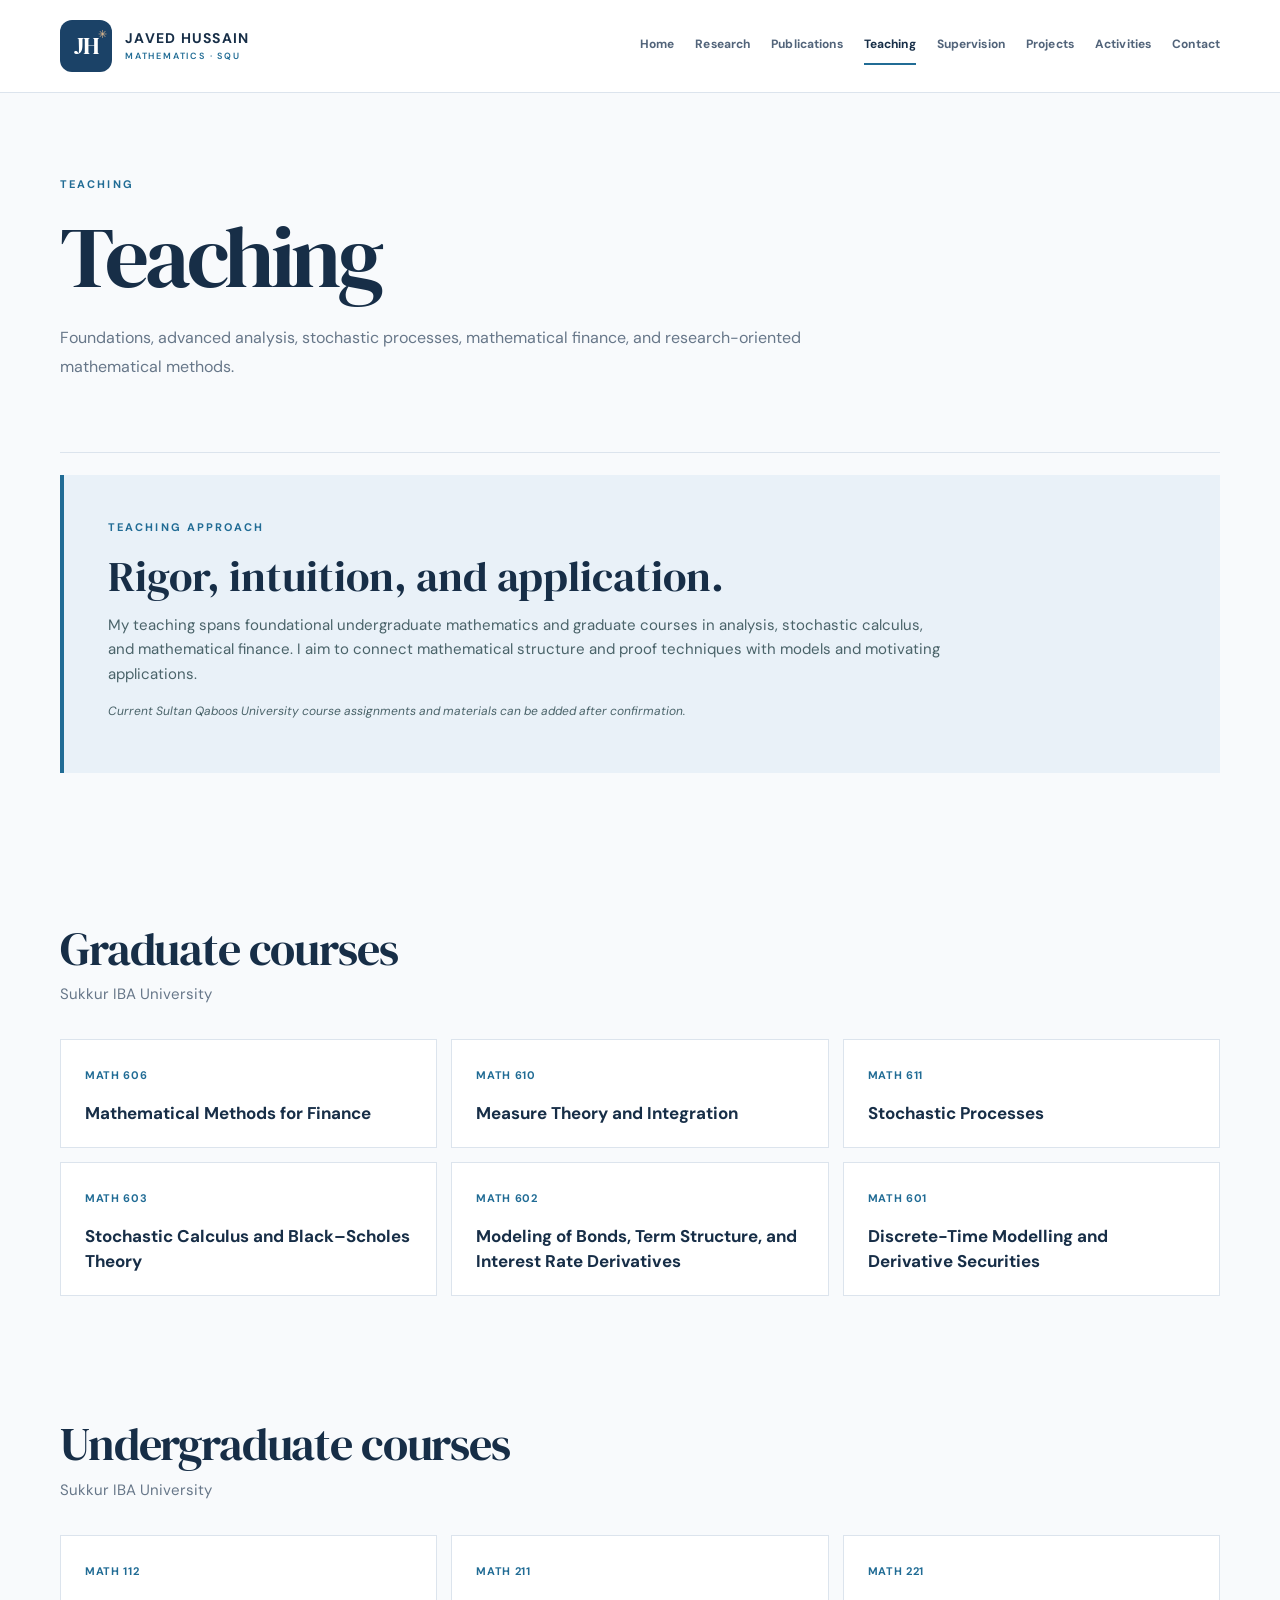
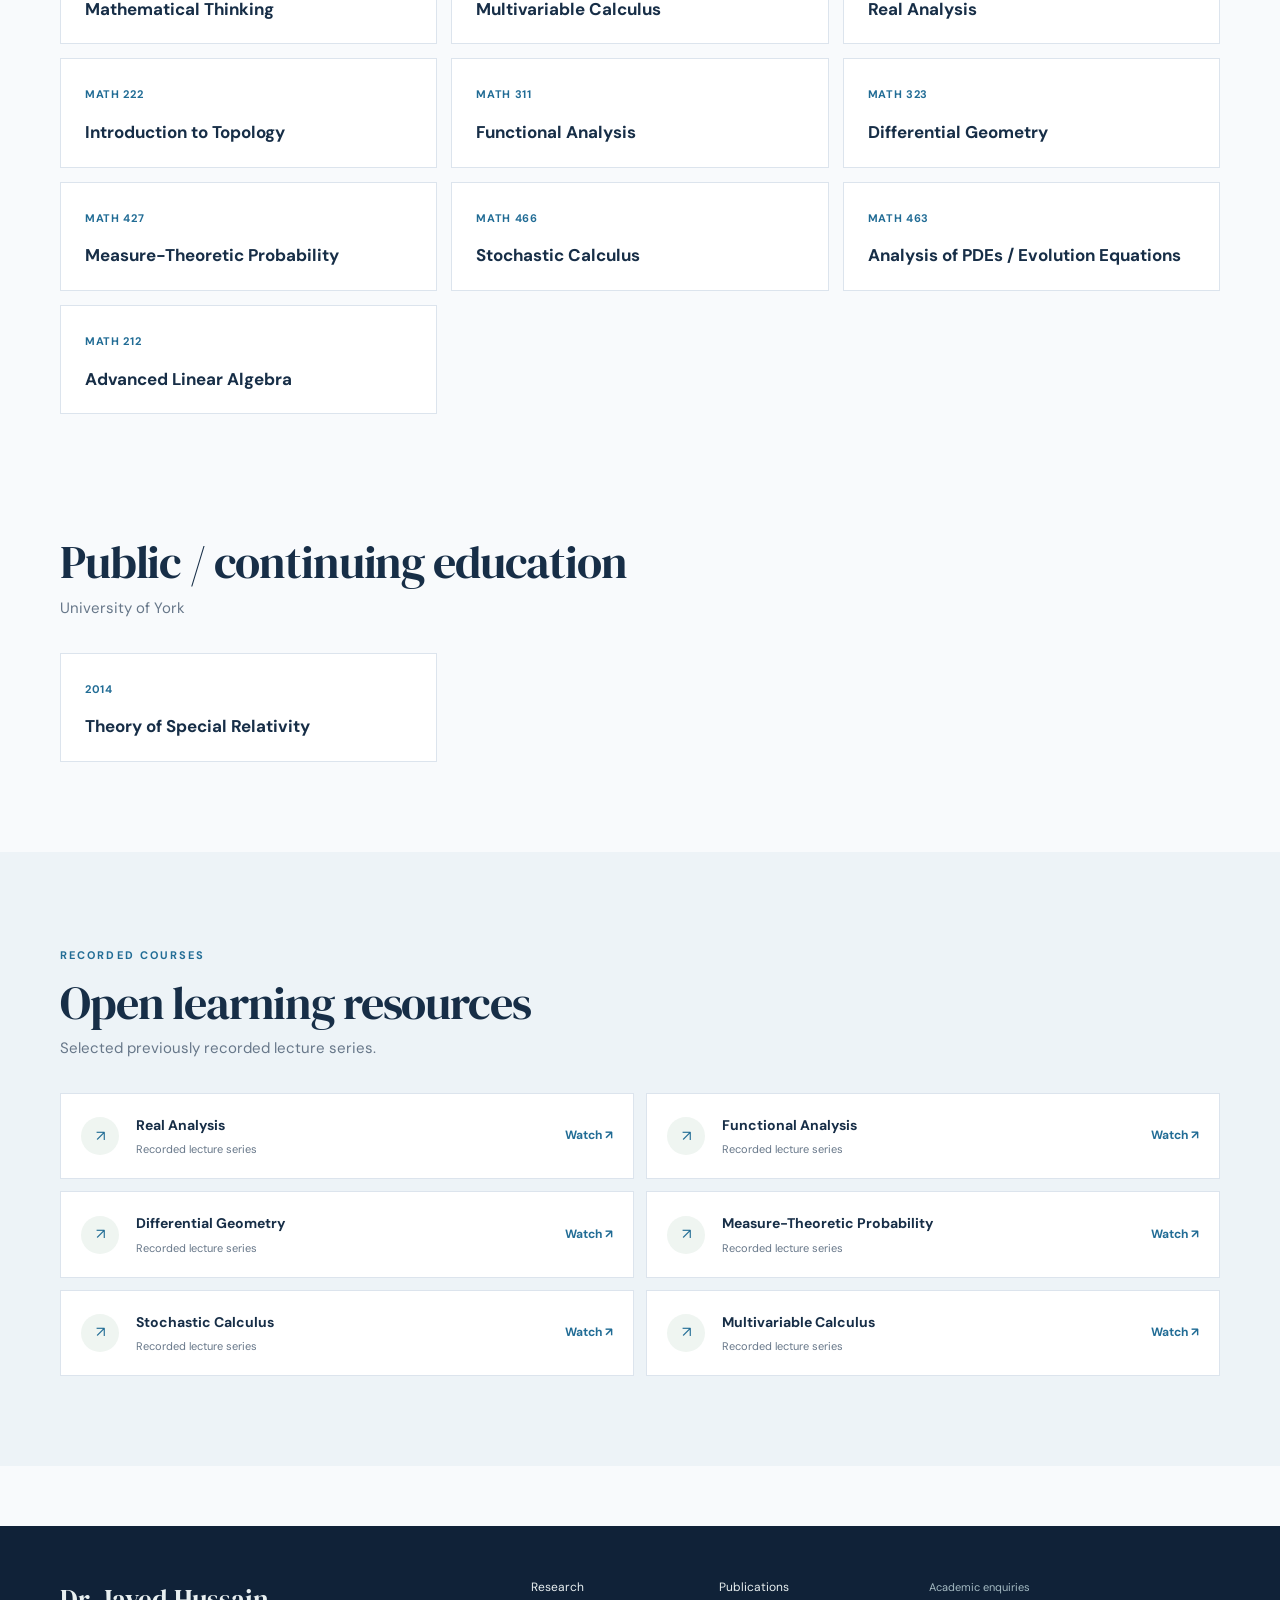
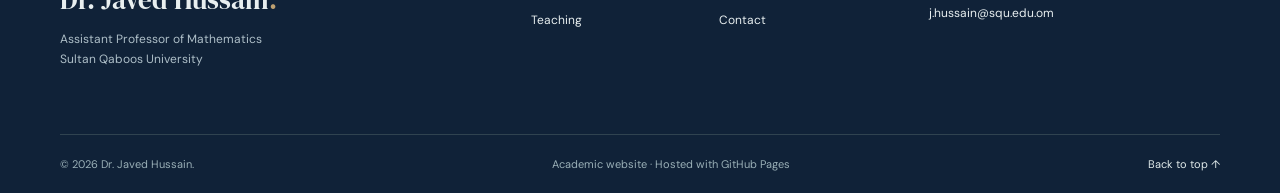
<file: teaching.html>
<!doctype html>
<html lang="en">
<head>
  <meta charset="utf-8">
  <meta name="viewport" content="width=device-width, initial-scale=1">
  <meta name="theme-color" content="#193244">
  <meta name="description" content="Teaching interests, courses and recorded lectures by Dr. Javed Hussain.">
  <meta property="og:type" content="website">
  <meta property="og:title" content="Teaching | Dr. Javed Hussain">
  <meta property="og:description" content="Teaching interests, courses and recorded lectures by Dr. Javed Hussain.">
  <meta property="og:image" content="./javed-photo.webp">
  <title>Teaching | Dr. Javed Hussain</title>
  <link rel="icon" href="./favicon.svg" type="image/svg+xml">
  <link rel="stylesheet" href="./styles.css">
  <script src="./main.js" defer></script>
</head>
<body>
  <a class="skip-link" href="#main">Skip to content</a>
  <header class="site-header" id="top">
    <div class="container nav-inner">
      <a class="brand" href="index.html" aria-label="Dr. Javed Hussain, home">
        <span class="brand-monogram">JH<span class="brand-star">✳</span></span>
        <span class="brand-name">JAVED HUSSAIN <small>MATHEMATICS · SQU</small></span>
      </a>
      <button class="menu-toggle" id="menu-toggle" type="button" aria-controls="primary-nav" aria-expanded="false" aria-label="Open navigation"><span></span><span></span><span></span></button>
      <nav class="primary-nav" id="primary-nav" aria-label="Primary navigation">
      <a href="index.html" >Home</a><a href="research.html" >Research</a><a href="publications.html" >Publications</a><a href="teaching.html" aria-current="page">Teaching</a><a href="supervision.html" >Supervision</a><a href="projects.html" >Projects</a><a href="activities.html" >Activities</a><a href="contact.html" >Contact</a>
      </nav>
    </div>
  </header>
  <main id="main"><section class="page-intro container"><span class="eyebrow">TEACHING</span><h1>Teaching</h1><p>Foundations, advanced analysis, stochastic processes, mathematical finance, and research-oriented mathematical methods.</p></section><section class="container section-spacing compact-top"><div class="feature-panel"><span class="eyebrow">TEACHING APPROACH</span><h2>Rigor, intuition, and application.</h2><p>My teaching spans foundational undergraduate mathematics and graduate courses in analysis, stochastic calculus, and mathematical finance. I aim to connect mathematical structure and proof techniques with models and motivating applications.</p><p class="small-note">Current Sultan Qaboos University course assignments and materials can be added after confirmation.</p></div></section><section class="container section-spacing compact-top"><div class="section-head"><div><h2>Graduate courses</h2><p>Sukkur IBA University</p></div></div><div class="course-grid"><div class="course-item"><span class="course-code">MATH 606</span><h3>Mathematical Methods for Finance</h3></div><div class="course-item"><span class="course-code">MATH 610</span><h3>Measure Theory and Integration</h3></div><div class="course-item"><span class="course-code">MATH 611</span><h3>Stochastic Processes</h3></div><div class="course-item"><span class="course-code">MATH 603</span><h3>Stochastic Calculus and Black–Scholes Theory</h3></div><div class="course-item"><span class="course-code">MATH 602</span><h3>Modeling of Bonds, Term Structure, and Interest Rate Derivatives</h3></div><div class="course-item"><span class="course-code">MATH 601</span><h3>Discrete-Time Modelling and Derivative Securities</h3></div></div></section><section class="container section-spacing compact-top"><div class="section-head"><div><h2>Undergraduate courses</h2><p>Sukkur IBA University</p></div></div><div class="course-grid"><div class="course-item"><span class="course-code">MATH 112</span><h3>Mathematical Thinking</h3></div><div class="course-item"><span class="course-code">MATH 211</span><h3>Multivariable Calculus</h3></div><div class="course-item"><span class="course-code">MATH 221</span><h3>Real Analysis</h3></div><div class="course-item"><span class="course-code">MATH 222</span><h3>Introduction to Topology</h3></div><div class="course-item"><span class="course-code">MATH 311</span><h3>Functional Analysis</h3></div><div class="course-item"><span class="course-code">MATH 323</span><h3>Differential Geometry</h3></div><div class="course-item"><span class="course-code">MATH 427</span><h3>Measure-Theoretic Probability</h3></div><div class="course-item"><span class="course-code">MATH 466</span><h3>Stochastic Calculus</h3></div><div class="course-item"><span class="course-code">MATH 463</span><h3>Analysis of PDEs / Evolution Equations</h3></div><div class="course-item"><span class="course-code">MATH 212</span><h3>Advanced Linear Algebra</h3></div></div></section><section class="container section-spacing compact-top"><div class="section-head"><div><h2>Public / continuing education</h2><p>University of York</p></div></div><div class="course-grid"><div class="course-item"><span class="course-code">2014</span><h3>Theory of Special Relativity</h3></div></div></section><section class="section-tint"><div class="container section-spacing"><div class="section-head"><div><span class="eyebrow">RECORDED COURSES</span><h2>Open learning resources</h2><p>Selected previously recorded lecture series.</p></div></div><div class="resource-grid"><div class="resource-item"><span class="resource-symbol">↗</span><div><h3>Real Analysis</h3><p>Recorded lecture series</p></div><a class="mini-link" target="_blank" rel="noopener noreferrer" href="https://www.youtube.com/playlist?list=PL4fpys7KOcYhcH3jWB2dBGUSMpXGMOVDc">Watch <span aria-hidden="true">↗</span></a></div><div class="resource-item"><span class="resource-symbol">↗</span><div><h3>Functional Analysis</h3><p>Recorded lecture series</p></div><a class="mini-link" target="_blank" rel="noopener noreferrer" href="https://www.youtube.com/playlist?list=PL4fpys7KOcYh-lWKVHLmSsEemBe4yvwIN">Watch <span aria-hidden="true">↗</span></a></div><div class="resource-item"><span class="resource-symbol">↗</span><div><h3>Differential Geometry</h3><p>Recorded lecture series</p></div><a class="mini-link" target="_blank" rel="noopener noreferrer" href="https://www.youtube.com/playlist?list=PL4fpys7KOcYg7TixVqy3F4ehhDNk97ZqL">Watch <span aria-hidden="true">↗</span></a></div><div class="resource-item"><span class="resource-symbol">↗</span><div><h3>Measure-Theoretic Probability</h3><p>Recorded lecture series</p></div><a class="mini-link" target="_blank" rel="noopener noreferrer" href="https://www.youtube.com/playlist?list=PL4fpys7KOcYgADHOJEib_vf47MrTJtAOH">Watch <span aria-hidden="true">↗</span></a></div><div class="resource-item"><span class="resource-symbol">↗</span><div><h3>Stochastic Calculus</h3><p>Recorded lecture series</p></div><a class="mini-link" target="_blank" rel="noopener noreferrer" href="https://www.youtube.com/playlist?list=PL4fpys7KOcYhKPGIGIlED1nEOcdOoW9QG">Watch <span aria-hidden="true">↗</span></a></div><div class="resource-item"><span class="resource-symbol">↗</span><div><h3>Multivariable Calculus</h3><p>Recorded lecture series</p></div><a class="mini-link" target="_blank" rel="noopener noreferrer" href="https://www.youtube.com/playlist?list=PL4fpys7KOcYhYcU6hAzv6EG2iCk6j_TA6">Watch <span aria-hidden="true">↗</span></a></div></div></div></section></main>
  <footer class="site-footer">
    <div class="container footer-top"><div><a class="footer-name" href="index.html">Dr. Javed Hussain<span class="dot">.</span></a><p>Assistant Professor of Mathematics<br>Sultan Qaboos University</p></div><div class="footer-links"><a href="research.html">Research</a><a href="publications.html">Publications</a><a href="teaching.html">Teaching</a><a href="contact.html">Contact</a></div><div class="footer-contact"><span>Academic enquiries</span><a href="mailto:j.hussain@squ.edu.om">j.hussain@squ.edu.om</a></div></div>
    <div class="container footer-bottom"><span>© <span id="year">2026</span> Dr. Javed Hussain.</span><span>Academic website · Hosted with GitHub Pages</span><a href="#top">Back to top ↑</a></div>
  </footer>
</body>
</html>
</file>
<file: styles.css>
@import url('https://fonts.googleapis.com/css2?family=DM+Sans:wght@400;500;600;700&family=DM+Serif+Display:ital@0;1&display=swap');
:root{--ink:#193244;--inkdeep:#132736;--paper:#fbfaf7;--white:#fff;--muted:#617079;--line:#dce2e1;--accent:#3e7a74;--accent2:#bb8b59;--tint:#f1f4f0;--shadow:0 18px 46px rgba(17,43,54,.07);--serif:'DM Serif Display',Georgia,serif;--sans:'DM Sans',system-ui,-apple-system,Segoe UI,sans-serif}
*{box-sizing:border-box}html{scroll-behavior:smooth}body{margin:0;font-family:var(--sans);font-size:15px;line-height:1.65;background:var(--paper);color:var(--ink);-webkit-font-smoothing:antialiased}a{color:inherit;text-decoration:none}a:hover{color:var(--accent)}button,input,select{font:inherit}button{cursor:pointer}img{max-width:100%;height:auto}.container{width:min(1160px,calc(100% - 88px));margin-inline:auto}.skip-link{position:absolute;z-index:999;left:12px;top:-80px;padding:12px 20px;background:#fff}.skip-link:focus{top:8px}
.site-header{position:relative;z-index:10;background:rgba(251,250,247,.97);border-bottom:1px solid #e3e5e1}.nav-inner{height:92px;display:flex;align-items:center;justify-content:space-between;gap:24px}.brand{display:flex;align-items:center;gap:13px;flex-shrink:0}.brand-monogram{display:grid;place-items:center;position:relative;font-family:var(--serif);font-size:24px;color:#fff;width:52px;height:52px;background:var(--ink);border-radius:50%;letter-spacing:-1px}.brand-star{font-family:var(--sans);font-size:11px;position:absolute;color:#edc79a;right:6px;top:5px}.brand-name{font-weight:700;font-size:14px;letter-spacing:.09em;line-height:1.5}.brand-name small{display:block;font-size:9px;font-weight:600;letter-spacing:.2em;color:var(--accent);margin-top:1px}.primary-nav{display:flex;align-items:center;gap:21px}.primary-nav a{font-size:12px;font-weight:700;letter-spacing:.01em;color:#4c606c;white-space:nowrap;padding:8px 0;border-bottom:2px solid transparent}.primary-nav a:hover,.primary-nav a[aria-current="page"]{color:var(--ink);border-bottom-color:var(--accent)}.menu-toggle{display:none;background:none;border:0;padding:12px}.menu-toggle span{display:block;width:24px;height:2px;background:var(--ink);margin:5px 0}
.home-hero{background:#edf1ed;overflow:hidden;position:relative}.home-hero:before{content:"";position:absolute;right:-140px;top:-200px;width:720px;height:720px;border-radius:50%;border:1px solid rgba(60,121,115,.13)}.home-hero:after{content:"";position:absolute;right:-20px;top:-70px;width:520px;height:520px;border-radius:50%;border:1px solid rgba(60,121,115,.1)}.hero-grid{min-height:610px;display:grid;grid-template-columns:minmax(0,1.3fr) minmax(280px,.7fr);gap:45px;align-items:center;padding-block:72px 65px}.hero-copy{position:relative;z-index:2}.topline,.eyebrow{font-size:11px;letter-spacing:.19em;color:var(--accent);font-weight:700;text-transform:uppercase}.topline{display:flex;gap:10px;align-items:center}.live-dot{width:9px;height:9px;border-radius:50%;background:#6e9991;display:inline-block;box-shadow:0 0 0 5px rgba(110,153,145,.12)}h1,h2,h3,p{margin-top:0}h1,h2,h3{font-weight:400}h1,h2{font-family:var(--serif)}.hero-copy h1{font-size:clamp(68px,7.6vw,112px);letter-spacing:-.045em;line-height:.98;margin:25px 0 25px}.hero-copy h1 em{font-weight:400;color:#54827e}.hero-role{font-size:16px;font-weight:700;letter-spacing:.004em;line-height:1.7;margin-bottom:18px}.dotsep{color:var(--accent2);padding-inline:8px}.hero-description{max-width:630px;color:#51646c;line-height:1.85;font-size:14px}.hero-actions{display:flex;gap:10px;flex-wrap:wrap;margin-top:30px}.button{display:inline-flex;align-items:center;justify-content:center;border-radius:5px;padding:12px 21px;font-size:13px;font-weight:700;min-height:47px;transition:transform .2s,background .2s,border-color .2s}.button:hover{transform:translateY(-2px)}.button-dark{background:var(--ink);color:#fff}.button-dark:hover{color:#fff;background:#315b60}.button-outline{border:1px solid #9cacaa;color:var(--ink)}.button-outline:hover{border-color:var(--accent)}.profile-row{display:flex;flex-wrap:wrap;gap:22px;margin-top:26px}.mini-link{color:var(--accent);font-weight:700;font-size:12px}.mini-link:hover{color:#214d4e;text-decoration:underline;text-underline-offset:4px}.hero-art{height:440px;position:relative;display:grid;place-items:center;z-index:1}.portrait-backdrop{position:absolute;z-index:0;width:310px;height:375px;background:#cedbd5;border-radius:150px 150px 16px 16px;transform:rotate(5deg) translate(18px,2px)}.portrait-frame{position:relative;z-index:1;width:290px;height:365px;overflow:hidden;border-radius:150px 150px 16px 16px;background:#fff;box-shadow:var(--shadow);display:flex;align-items:flex-end;justify-content:center}.portrait-frame img{width:100%;height:100%;object-fit:cover;object-position:center top}.portrait-caption{z-index:2;position:absolute;bottom:-2px;left:-28px;display:flex;align-items:center;gap:12px;background:#fff;border:1px solid #e1e9e5;padding:17px 21px;box-shadow:var(--shadow);font-size:11px;line-height:1.45;color:#66777d;min-width:235px}.portrait-caption strong{color:var(--ink)}.caption-mark{color:#c29b6c;font-size:23px}.facts-strip{background:#193244;color:#dce8e8}.fact-grid{display:grid;grid-template-columns:repeat(4,1fr)}.fact{padding:27px 30px;border-right:1px solid rgba(255,255,255,.15);display:flex;flex-direction:column;gap:4px}.fact:first-child{padding-left:0}.fact:last-child{border-right:0}.fact-big{font-family:var(--serif);font-size:32px;color:#fff;line-height:1.25}.fact>span:last-child{font-size:11px;letter-spacing:.02em;color:#c2d1d0}
.section-spacing{padding-block:90px}.compact-top{padding-top:22px}.section-head{display:flex;align-items:flex-end;justify-content:space-between;gap:20px;margin-bottom:32px}.section-head h2{font-size:clamp(34px,3.6vw,51px);line-height:1.12;letter-spacing:-.025em;margin:10px 0 8px}.section-head p{color:var(--muted);margin:0;max-width:630px}.text-link{color:var(--accent);font-size:13px;font-weight:700;white-space:nowrap}.text-link:hover{text-decoration:underline;text-underline-offset:5px}.grid-two{display:grid;grid-template-columns:repeat(2,minmax(0,1fr));gap:16px}.grid-gap-large{margin-top:22px;gap:20px}.topic-card,.project-card{background:#fff;border:1px solid #dce6e1;padding:30px 33px 31px;min-height:285px;box-shadow:0 4px 14px rgba(15,52,60,.02)}.topic-card:hover,.project-card:hover{border-color:#b3c7c2;box-shadow:var(--shadow)}.topic-top{display:flex;justify-content:space-between;align-items:start}.chip{display:inline-flex;align-items:center;color:var(--accent);background:#ecf4f0;border-radius:30px;font-size:10px;letter-spacing:.06em;font-weight:700;text-transform:uppercase;padding:6px 10px}.topic-mark{font-family:Georgia,serif;color:#a2bab1;font-size:25px}.topic-card h3,.project-card h3{font-family:var(--serif);font-size:27px;line-height:1.18;margin:23px 0 12px}.topic-card p,.project-card p{color:var(--muted);font-size:13px;line-height:1.7}.check-list{padding:8px 0 0;margin:0;list-style:none}.check-list li{font-size:12px;margin:8px 0;color:#445d65;padding-left:19px;position:relative}.check-list li:before{content:'·';position:absolute;left:0;font-weight:700;color:var(--accent);font-size:22px;top:-8px}.section-tint{background:var(--tint)}.pub-list{background:#fff;border:1px solid #e0e7e4}.pub-entry{display:grid;grid-template-columns:82px 1fr;gap:22px;padding:25px 28px;border-bottom:1px solid #e4e9e6}.pub-entry:last-child{border-bottom:0}.pub-year{color:#50817e;font-family:var(--serif);font-size:24px;line-height:1.25}.pub-main p{font-size:13px;line-height:1.7;margin:0;color:#314b57}.entry-actions{margin-top:9px}.split-callout{background:#193244;color:#fff;padding:53px 58px;display:flex;align-items:center;justify-content:space-between;gap:60px}.split-callout .eyebrow{color:#bdd7cf}.split-callout h2{font-size:43px;line-height:1.14;margin:12px 0 14px}.split-callout p{color:#ccd8dd;font-size:13px;max-width:550px}.split-callout .button-dark{background:#f3efe5;color:var(--ink);white-space:nowrap}.split-callout .button-dark:hover{background:#fff}.callout-links{min-width:240px}.callout-link{display:block;border-bottom:1px solid rgba(255,255,255,.3);padding:12px 0;font-weight:700;font-size:15px}.callout-link:hover{color:#bcd9d1}
.page-intro{padding-block:78px 55px;border-bottom:1px solid var(--line)}.page-intro h1{font-size:clamp(53px,6.8vw,91px);line-height:1.07;letter-spacing:-.04em;margin:14px 0 21px}.page-intro p{color:var(--muted);font-size:16px;max-width:790px;line-height:1.8}.two-lists{display:grid;grid-template-columns:repeat(2,minmax(0,1fr));gap:72px}.subsection-label{font-size:17px;font-weight:700;font-family:var(--sans);margin:0 0 20px}.timeline{border-top:1px solid var(--line)}.timeline-item{display:grid;grid-template-columns:100px 1fr;gap:18px;padding:19px 0;border-bottom:1px solid var(--line)}.timeline-date{font-size:12px;font-weight:700;color:var(--accent)}.timeline-item h3{font-size:15px;font-weight:700;font-family:var(--sans);margin:0 0 4px;line-height:1.5}.timeline-item p{font-size:13px;color:var(--muted);margin:0}.timeline-item small{display:block;margin-top:9px;color:#68777a;font-size:12px}.publication-toolbar{display:flex;align-items:end;gap:20px;padding:23px;background:#eef3ef;border:1px solid #d9e3dc;border-bottom:0}.publication-toolbar label{display:block;color:#4b6566;font-size:11px;font-weight:700;text-transform:uppercase;letter-spacing:.06em;margin-bottom:8px}.search-wrap{flex:1}.search-wrap input,.filter-wrap select{height:46px;padding:0 15px;border:1px solid #cedbd6;border-radius:5px;background:#fff;color:var(--ink);outline-color:var(--accent);width:100%}.filter-wrap{width:165px}.pub-count{min-width:98px;display:flex;flex-direction:column;gap:1px;align-items:center}.pub-count strong{font-size:25px;line-height:1.1;font-family:var(--serif)}.pub-count span{font-size:10px;color:var(--muted)}.full-list .pub-entry{padding:22px 25px}.empty-state{padding:20px;border:1px solid var(--line)}.footnote-panel{margin-top:22px;background:#fff8e8;border-left:3px solid #c9a26d;padding:17px 21px;font-size:12px;color:#6e654e}.pub-entry[hidden],#publication-empty[hidden]{display:none!important}
.feature-panel{background:#e7efea;border-left:4px solid var(--accent);padding:39px 44px;margin-bottom:28px}.feature-panel h2{font-size:43px;line-height:1.15;margin:12px 0}.feature-panel p{max-width:840px;color:#4a6369}.small-note{font-size:12px!important;font-style:italic}.course-grid{display:grid;grid-template-columns:repeat(3,minmax(0,1fr));gap:14px}.course-item{background:#fff;padding:22px 24px;border:1px solid var(--line)}.course-code{font-size:11px;font-weight:700;letter-spacing:.06em;color:var(--accent)}.course-item h3{font-size:17px;font-weight:700;font-family:var(--sans);margin:14px 0 0;line-height:1.45}.resource-grid{display:grid;grid-template-columns:repeat(2,minmax(0,1fr));gap:12px}.resource-item{display:flex;align-items:center;gap:17px;padding:20px;background:#fff;border:1px solid var(--line)}.resource-item h3{font-size:14px;font-weight:700;font-family:var(--sans);margin:0 0 3px}.resource-item p{font-size:11px;color:var(--muted);margin:0}.resource-item .mini-link{margin-left:auto}.resource-symbol{width:38px;height:38px;border-radius:50%;background:#eff5f1;color:var(--accent);display:grid;place-items:center;flex-shrink:0}.stat-tiles{display:grid;grid-template-columns:repeat(3,1fr);gap:12px}.stat-tiles div{background:var(--ink);padding:22px 26px;color:#e1eded;display:flex;align-items:baseline;gap:16px}.stat-tiles strong{font-family:var(--serif);font-size:39px;color:#fff;line-height:1}.stat-tiles span{font-size:12px}.student-grid{display:grid;grid-template-columns:repeat(2,minmax(0,1fr));gap:13px}.student-card{background:#fff;border:1px solid var(--line);padding:22px 24px;min-height:151px}.student-top{display:flex;justify-content:space-between;gap:12px;align-items:start}.student-top strong{font-size:14px}.year-tag{display:inline-block;font-size:11px;color:#567772;background:#e9f1ec;padding:4px 9px;border-radius:2px;white-space:nowrap}.student-card p{color:#465e66;font-size:12px;line-height:1.55;margin:10px 0}.student-card small{display:block;color:#869394;font-size:11px}.project-card{min-height:0}.project-card h3{margin-top:15px}.project-stack{border:1px solid var(--line);background:#fff}.support-item{display:flex;align-items:center;justify-content:space-between;gap:18px;padding:27px 30px;border-bottom:1px solid var(--line)}.support-item:last-child{border-bottom:0}.support-item h3{font-size:17px;font-family:var(--sans);font-weight:700;margin:8px 0 4px}.support-item p{color:var(--muted);margin:0;font-size:12px}.funding-label{font-size:12px;color:var(--accent);font-weight:700;text-align:right}.events-grid{display:grid;grid-template-columns:repeat(3,1fr);gap:14px}.event-card{border:1px solid var(--line);background:#fff;padding:23px 24px}.event-card h3{font-size:16px;font-family:var(--sans);line-height:1.5;font-weight:700;margin:13px 0 0}.three-cols{display:grid;grid-template-columns:repeat(3,minmax(0,1fr));gap:35px}.plain-list{margin:0;padding-left:18px}.plain-list li{font-size:12px;color:#596970;margin-bottom:13px}.contact-grid{display:grid;grid-template-columns:1.2fr .8fr;gap:30px}.contact-panel{background:#e8efea;padding:48px}.contact-panel h2{font-size:48px;line-height:1.1;margin:12px 0}.contact-panel>p{color:var(--muted);max-width:420px}.contact-detail{padding:20px 0;border-top:1px solid #cbdbd3;display:flex;flex-direction:column;gap:6px}.contact-detail span{font-size:11px;color:var(--accent);font-weight:700;text-transform:uppercase;letter-spacing:.07em}.contact-detail a,.contact-detail strong{font-size:16px;line-height:1.6}.contact-panel .button{margin-top:20px}.contact-side{padding:32px 12px}.contact-side h3{font-family:var(--serif);font-size:29px;margin-bottom:7px}.contact-side>p{font-size:13px;color:var(--muted)}.contact-profile-list{display:flex;flex-direction:column;margin-top:25px;border-top:1px solid var(--line)}.contact-profile{font-size:14px;font-weight:700;border-bottom:1px solid var(--line);padding:14px 0;display:flex;justify-content:space-between}.contact-profile:after{content:'↗';color:var(--accent)}.contact-profile span{display:none}.notice-box{margin-top:44px;border:1px solid #d9e7e1;padding:20px 23px;background:#fff}.notice-box strong{font-size:13px}.notice-box p{font-size:12px;color:var(--muted);margin:8px 0 0}
.site-footer{margin-top:60px;background:var(--inkdeep);color:#e8eff0}.footer-top{padding-block:52px;display:grid;grid-template-columns:1.2fr 1fr .8fr;gap:35px}.footer-name{font-family:var(--serif);font-size:27px}.dot{color:#bda071}.footer-top p{margin-top:8px;color:#aebfc8;font-size:12px}.footer-links{display:grid;grid-template-columns:repeat(2,1fr);align-content:start;gap:13px}.footer-links a,.footer-contact a{font-size:12px}.footer-links a:hover,.footer-contact a:hover{color:#b0d2ca}.footer-contact{display:flex;flex-direction:column;gap:8px}.footer-contact span{font-size:11px;color:#a5bbc3}.footer-bottom{display:flex;justify-content:space-between;gap:20px;align-items:center;border-top:1px solid #304350;padding-block:20px;color:#9ab0b7;font-size:11px}.footer-bottom a{color:#e0eaea}
@media(max-width:1100px){.primary-nav{gap:14px}.primary-nav a{font-size:11px}.container{width:min(1060px,calc(100% - 60px))}.hero-copy h1{font-size:76px}}@media(max-width:920px){.nav-inner{height:78px}.menu-toggle{display:block;margin-left:auto}.primary-nav{display:none;position:absolute;top:100%;left:0;right:0;background:var(--paper);padding:18px 30px 24px;box-shadow:0 20px 30px rgba(18,36,44,.1);border-bottom:1px solid var(--line);grid-template-columns:repeat(4,1fr);gap:13px}.primary-nav.is-open{display:grid}.primary-nav a{font-size:13px;padding:10px}.hero-grid{grid-template-columns:1fr 270px;gap:15px}.hero-copy h1{font-size:72px}.hero-art{transform:scale(.9)}.fact{padding:25px 12px}.fact-big{font-size:28px}.course-grid,.events-grid{grid-template-columns:repeat(2,1fr)}.two-lists{gap:30px}.footer-top{grid-template-columns:1fr 1fr}}
@media(max-width:720px){.container{width:calc(100% - 38px)}.hero-grid{display:flex;flex-direction:column;align-items:stretch;padding-block:48px 32px;gap:30px}.hero-copy h1{font-size:72px}.hero-art{height:340px;transform:none}.portrait-frame{width:233px;height:289px}.portrait-backdrop{width:240px;height:295px}.portrait-caption{left:calc(50% - 145px);bottom:-2px}.facts-strip .fact-grid{grid-template-columns:repeat(2,1fr)}.fact{padding:19px!important}.fact:nth-child(odd){border-right:1px solid rgba(255,255,255,.15)}.fact:nth-child(1),.fact:nth-child(2){border-bottom:1px solid rgba(255,255,255,.15)}.section-spacing{padding-block:54px}.compact-top{padding-top:20px}.grid-two,.two-lists,.resource-grid,.student-grid,.contact-grid,.three-cols{grid-template-columns:1fr}.section-head{align-items:start;flex-direction:column}.section-head h2{font-size:39px}.page-intro{padding-block:53px 37px}.page-intro h1{font-size:58px}.page-intro p{font-size:14px}.split-callout{padding:33px;display:block}.split-callout h2{font-size:35px}.callout-links{margin-top:24px}.publication-toolbar{flex-wrap:wrap}.search-wrap{flex-basis:100%}.filter-wrap{flex:1}.stat-tiles{grid-template-columns:1fr;gap:6px}.course-grid,.events-grid{grid-template-columns:1fr}.footer-top{grid-template-columns:1fr;gap:24px}.footer-bottom{flex-wrap:wrap}.topic-card{padding:26px}.primary-nav{grid-template-columns:repeat(2,1fr)}.support-item{flex-direction:column;align-items:start}.funding-label{text-align:left}.contact-panel{padding:30px}}
@media(max-width:450px){.hero-copy h1{font-size:59px}.hero-role{font-size:14px}.hero-description{font-size:13px}.brand-monogram{width:44px;height:44px;font-size:19px}.brand-name{font-size:11px}.brand-name small{font-size:8px}.pub-entry{grid-template-columns:1fr;gap:6px;padding:21px 18px}.pub-year{font-size:20px}.page-intro h1{font-size:48px}.feature-panel{padding:24px}.feature-panel h2{font-size:32px}}
@media(prefers-reduced-motion:reduce){html{scroll-behavior:auto}*,*:before,*:after{transition:none!important}}


/* VERSION 2: Modern Research — crisp navy/blue academic portfolio. */
:root {--ink:#172e47;--inkdeep:#102238;--paper:#f8fafc;--white:#fff;--muted:#677789;--line:#dce4ed;--accent:#216c95;--accent2:#ebbd87;--tint:#edf3f7;--shadow:0 18px 44px rgba(10,30,52,.1)}
.site-header{background:#fff;border-bottom:1px solid #dce4ed}
.brand-monogram{background:#1b4267;border-radius:12px}
.brand-star{color:#eac090}
.brand-name small{color:#216c95}
.primary-nav a{color:#52647a}
.primary-nav a[aria-current="page"],.primary-nav a:hover{border-bottom-color:#216c95}
.home-hero{background:radial-gradient(circle at 75% 15%,#294e6a 0%,#173754 45%,#0f2841 100%);color:#fff}
.home-hero::before,.home-hero::after{border-color:rgba(255,255,255,.12)}
.hero-grid{min-height:540px;grid-template-columns:minmax(0,1.3fr) minmax(280px,.7fr);gap:52px;padding-block:58px}
.hero-copy h1{font-size:clamp(62px,6.6vw,90px);line-height:1.04;margin:21px 0}
.hero-copy h1 em{color:#f0c995}
.hero-role{color:#fff}
.hero-description{color:#d5e3eb;max-width:650px;line-height:1.9}
.topline{color:#bbd4e7}
.live-dot{background:#f0c995;box-shadow:0 0 0 5px rgba(240,201,149,.15)}
.dotsep{color:#f0c995}
.hero-actions .button-dark{background:#f0c995;color:#173148}
.hero-actions .button-dark:hover{background:#ffe0b5}
.hero-actions .button-outline{color:#fff;border-color:#99b3c3}
.hero-actions .button-outline:hover{border-color:#fff;color:#fff}
.profile-row .mini-link{color:#c6dff0}
.profile-row .mini-link:hover{color:#fff}
.hero-art{height:360px}
.portrait-backdrop{width:267px;height:290px;border-radius:16px;transform:rotate(6deg) translate(13px,1px);background:#517c98}
.portrait-frame{width:260px;height:286px;border-radius:16px;background:#fff;padding:20px 22px 38px;align-items:center;justify-content:center;box-shadow:0 18px 55px rgba(0,0,0,.18)}
.portrait-frame img{width:170px;height:186px;max-width:none;flex:none;object-fit:cover;border-radius:12px;box-shadow:0 2px 15px rgba(8,40,60,.09)}
.portrait-caption{bottom:-8px;left:-22px;min-width:218px;padding:13px 17px;border:0;border-radius:7px;box-shadow:0 15px 28px rgba(0,0,0,.12)}
.caption-mark{color:#bd7b46}
.facts-strip{background:#e6edf3;color:#293b50;border-bottom:1px solid #dce6ef}
.fact{border-color:#ccdae4!important}
.fact-big{color:#183954}
.fact>span:last-child{color:#596e7d}
.section-tint{background:#edf3f7}
.chip{background:#e9f2f9;color:#216c95}
.topic-card,.project-card{border-radius:9px}
.topic-card:hover,.project-card:hover{border-color:#9bb8ce}
.pub-year,.course-code,.timeline-date{color:#216c95}
.split-callout{background:#173754;border-radius:10px}
.contact-panel,.feature-panel{background:#e9f1f8;border-left-color:#216c95}
.site-footer{background:#102238}
@media(max-width:920px){.hero-grid{grid-template-columns:1fr 270px;gap:18px}.hero-art{transform:none}}
@media(max-width:720px){.hero-grid{display:flex;gap:20px}.hero-art{height:300px}.portrait-backdrop{width:238px;height:270px}.portrait-frame{width:231px;height:260px;padding:16px 14px 36px}.portrait-frame img{width:170px;height:186px}.portrait-caption{left:calc(50% - 145px);bottom:-4px}.hero-copy h1{font-size:68px}}
@media(max-width:450px){.hero-copy h1{font-size:56px}}
</file>
